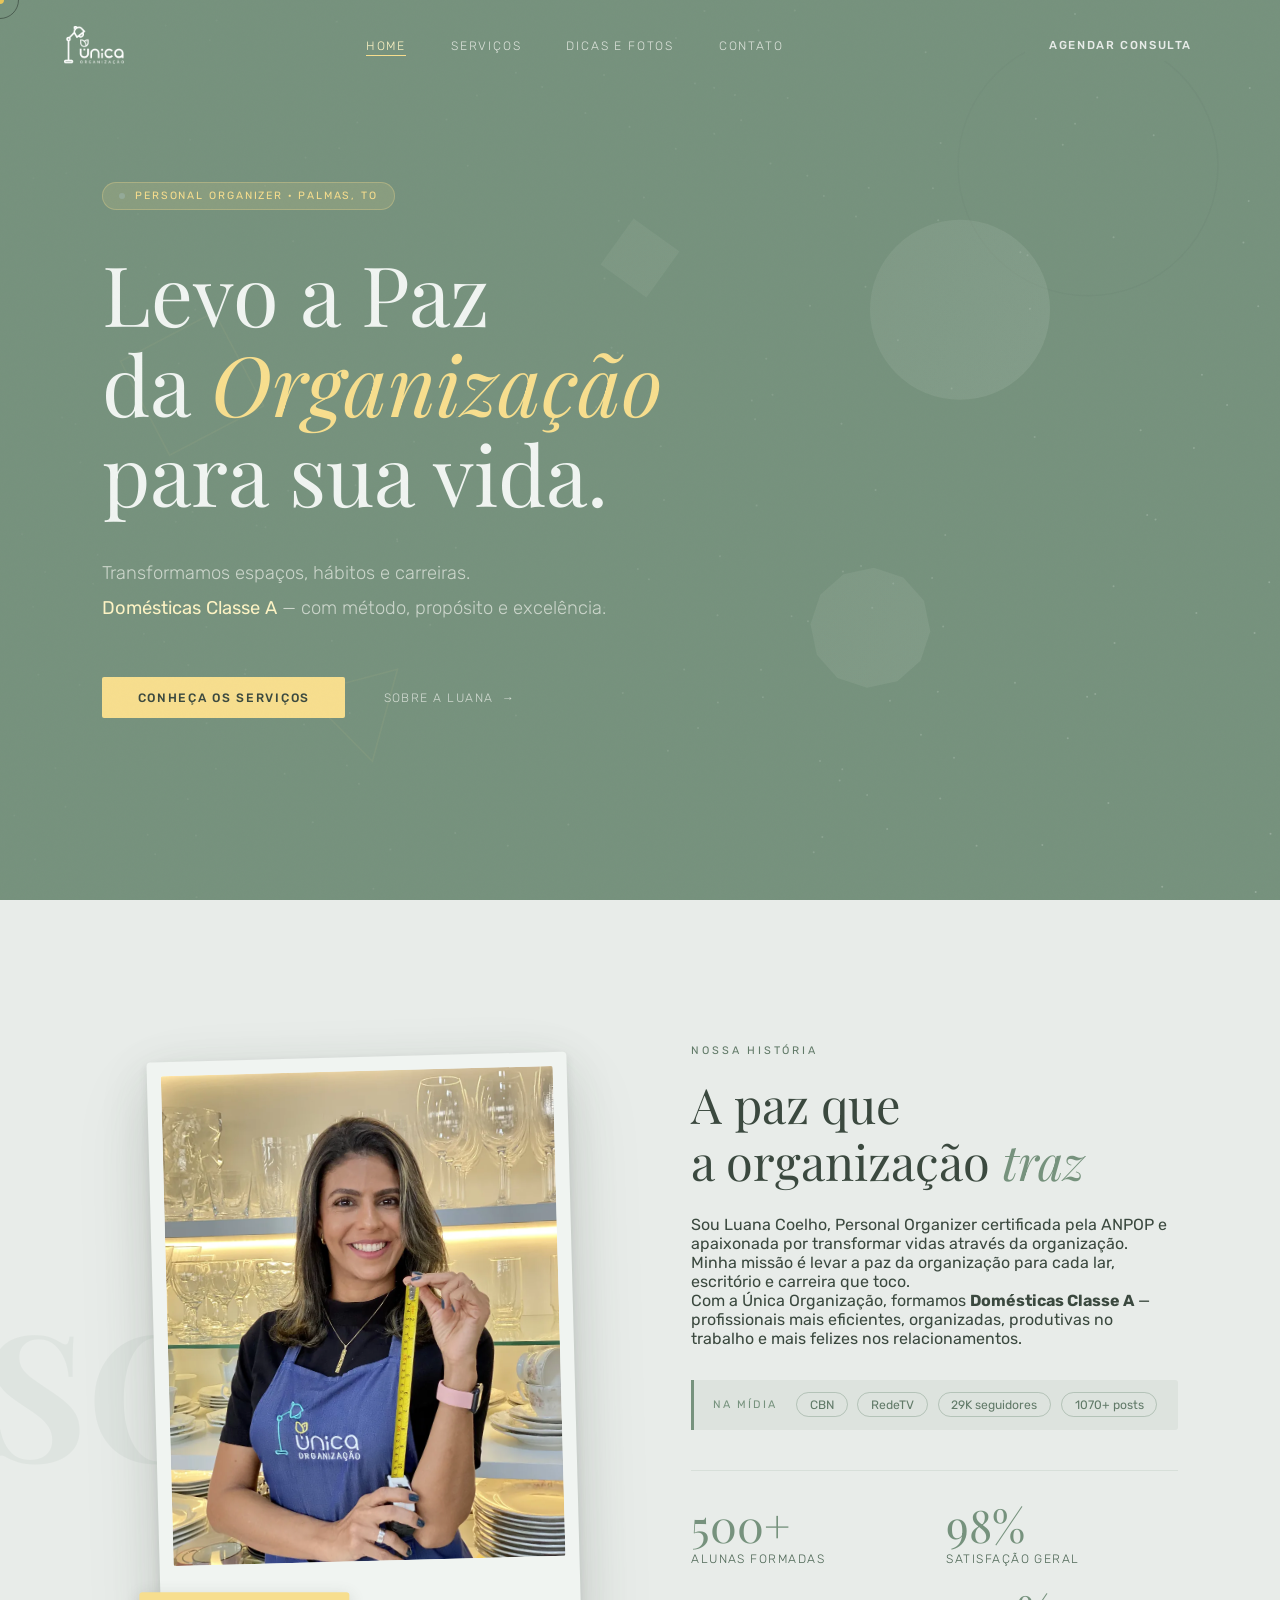
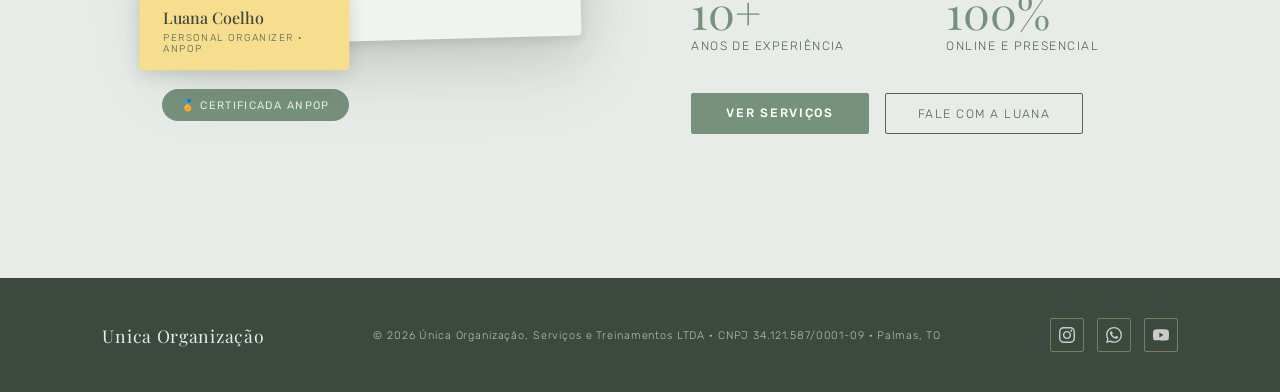
<file: index.html>
<!DOCTYPE html>
<html lang="pt-BR">

<head>
  <meta charset="UTF-8">
  <meta name="theme-color" content="#3b493f" media="(prefers-color-scheme: dark)">
  <meta name="theme-color" content="#76927d" media="(prefers-color-scheme: light)">
  <meta name="viewport" content="width=device-width, initial-scale=1.0, viewport-fit=cover">
  <title>Única Organização | Luana Coelho — Personal Organizer em Palmas/TO</title>
  <meta name="description" content="Única Organização — Personal Organizer Luana Coelho em Palmas/TO. Treinamentos, consultoria, pós-mudança e formação de Domésticas Classe A. Certificada ANPOP.">
  <link rel="canonical" href="https://unicaorganizacao.com.br/">

  <!-- Open Graph -->
  <meta property="og:type" content="website">
  <meta property="og:locale" content="pt_BR">
  <meta property="og:site_name" content="Única Organização">
  <meta property="og:title" content="Única Organização | Personal Organizer em Palmas/TO">
  <meta property="og:description" content="Transformamos espaços, hábitos e carreiras com método, propósito e excelência. Personal Organizer certificada ANPOP.">
  <meta property="og:url" content="https://unicaorganizacao.com.br/">
  <meta property="og:image" content="https://unicaorganizacao.com.br/media/luana_picture_1.jpg">

  <!-- Twitter Card -->
  <meta name="twitter:card" content="summary_large_image">
  <meta name="twitter:title" content="Única Organização | Personal Organizer em Palmas/TO">
  <meta name="twitter:description" content="Transformamos espaços, hábitos e carreiras com método, propósito e excelência.">
  <meta name="twitter:image" content="https://unicaorganizacao.com.br/media/luana_picture_1.jpg">

  <link rel="preconnect" href="https://fonts.googleapis.com">
  <link rel="preconnect" href="https://fonts.gstatic.com" crossorigin>
  <link
    href="https://fonts.googleapis.com/css2?family=Playfair+Display:ital,wght@0,400;0,500;0,700;1,400;1,500&family=Rubik:wght@200;300;400;500&display=swap"
    rel="stylesheet">
  <link rel="icon" type="image/png" sizes="32x32" href="media/icons/favicon-32.png">
  <link rel="icon" type="image/png" sizes="192x192" href="media/icons/favicon.png">
  <link rel="apple-touch-icon" href="media/icons/favicon.png">
  <link rel="stylesheet" href="css/style.css">

  <!-- Structured Data: LocalBusiness -->
  <script type="application/ld+json">
  {
    "@context": "https://schema.org",
    "@type": "LocalBusiness",
    "name": "Única Organização",
    "alternateName": "Única Organização, Serviços e Treinamentos LTDA",
    "description": "Personal Organizer em Palmas/TO. Treinamentos, consultoria de organização, pós-mudança e formação de Domésticas Classe A.",
    "url": "https://unicaorganizacao.com.br/",
    "telephone": "+5563981117530",
    "image": "https://unicaorganizacao.com.br/media/luana_picture_1.jpg",
    "logo": "https://unicaorganizacao.com.br/media/icons/logo.png",
    "priceRange": "$$",
    "founder": {
      "@type": "Person",
      "name": "Luana Coelho",
      "jobTitle": "Personal Organizer",
      "hasCredential": "Certificada ANPOP"
    },
    "address": {
      "@type": "PostalAddress",
      "addressLocality": "Palmas",
      "addressRegion": "TO",
      "addressCountry": "BR"
    },
    "areaServed": [
      { "@type": "City", "name": "Palmas" },
      { "@type": "State", "name": "Tocantins" },
      { "@type": "Country", "name": "Brasil" }
    ],
    "sameAs": [
      "https://www.instagram.com/unicaorganizacao/",
      "https://www.youtube.com/@unicaorganizacao6285"
    ]
  }
  </script>
  <link rel="stylesheet" href="css/index.css">
</head>

<body>
  <!-- Preenche a safe-area acima da câmera/notch no iPhone -->
  <div id="safe-top" aria-hidden="true"></div>

  <div class="cur" id="cDot">
    <div class="cur-dot"></div>
  </div>
  <div class="cur" id="cRing">
    <div class="cur-ring"></div>
  </div>

  <div class="mob-menu" id="mobMenu">
    <button class="mob-close" type="button" aria-label="Fechar menu">✕</button>
    <a href="index.html" class="active">Home</a>
    <a href="servicos.html">Serviços</a>
    <a href="dicas.html">Dicas e Fotos</a>
    <a href="contato.html">Contato</a>
  </div>

  <nav id="nav">
    <a href="index.html" class="nav-logo">
      <img src="media/icons/logo.png" alt="Única Organização" class="nav-logo-img" width="600" height="379" decoding="async">
    </a>
    <ul class="nav-links">
      <li><a href="index.html" class="active">Home</a></li>
      <li><a href="servicos.html">Serviços</a></li>
      <li><a href="dicas.html">Dicas e Fotos</a></li>
      <li><a href="contato.html">Contato</a></li>
    </ul>
    <a href="contato.html" class="nav-cta">Agendar Consulta</a>
    <div class="hamburger" role="button" tabindex="0" aria-label="Abrir menu"><span></span><span></span><span></span></div>
  </nav>

  <section id="hero">
    <canvas id="hero-canvas"></canvas>
    <div class="hero-overlay"></div>
    <div class="hero-content">
      <div class="hero-tag">
        <div class="dot"></div>
        <span>Personal Organizer · Palmas, TO</span>
      </div>
      <h1 class="hero-h1">Levo a Paz<br>da <em>Organização</em><br>para sua vida.</h1>
      <p class="hero-slogan">Transformamos espaços, hábitos e carreiras.<br><strong>Domésticas Classe A</strong> — com
        método, propósito e excelência.</p>
      <div class="hero-btns">
        <a href="servicos.html" class="btn-y">Conheça os Serviços</a>
        <a href="#sobre" class="btn-outline-light">Sobre a Luana</a>
      </div>
    </div>
  </section>

  <section id="sobre">
    <div class="sobre-bg-text">SOBRE</div>
    <div class="sobre-visual rvl">
      <div class="sobre-canvas-wrap">
        <div class="sobre-foto-inner">
          <picture>
            <source srcset="media/luana_picture_1.webp" type="image/webp">
            <img src="media/luana_picture_1.jpg" alt="Luana Coelho — Personal Organizer" class="sobre-foto" width="900" height="1200" loading="lazy" decoding="async">
          </picture>
        </div>
        <div class="sobre-luana-badge">
          <div class="name">Luana Coelho</div>
          <div class="title">Personal Organizer · ANPOP</div>
        </div>
      </div>
      <div class="sobre-anpop"><span>🏅 Certificada ANPOP</span></div>
    </div>
    <div class="rvr">
      <span class="eyebrow">Nossa história</span>
      <h2 class="sec-title">A paz que<br>a organização <em>traz</em></h2>
      <p>Sou Luana Coelho, Personal Organizer certificada pela ANPOP e apaixonada por transformar vidas através da
        organização. Minha missão é levar a paz da organização para cada lar, escritório e carreira que toco.</p>
      <p>Com a Única Organização, formamos <strong>Domésticas Classe A</strong> — profissionais mais eficientes,
        organizadas, produtivas no trabalho e mais felizes nos relacionamentos.</p>
      <div class="midia-strip">
        <span class="label">Na mídia</span>
        <div class="tags">
          <span class="midia-tag">CBN</span>
          <span class="midia-tag">RedeTV</span>
          <span class="midia-tag">29K seguidores</span>
          <span class="midia-tag">1070+ posts</span>
        </div>
      </div>
      <div class="sobre-stats">
        <div class="stat">
          <div class="n">500+</div>
          <div class="l">Alunas formadas</div>
        </div>
        <div class="stat">
          <div class="n">98%</div>
          <div class="l">Satisfação Geral</div>
        </div>
        <div class="stat">
          <div class="n">10+</div>
          <div class="l">Anos de experiência</div>
        </div>
        <div class="stat">
          <div class="n">100%</div>
          <div class="l">Online e Presencial</div>
        </div>
      </div>
      <div class="sobre-cta">
        <a href="servicos.html" class="btn-sage">Ver Serviços</a>
        <a href="contato.html" class="btn-outline-sage">Fale com a Luana</a>
      </div>
    </div>
  </section>

  <footer>
    <div class="foot-logo">Unica Organização</div>
    <p>© 2026 Única Organização, Serviços e Treinamentos LTDA · CNPJ 34.121.587/0001-09 · Palmas, TO</p>
    <div class="foot-social">
      <a href="https://www.instagram.com/unicaorganizacao/" target="_blank" aria-label="Instagram">
        <svg viewBox="0 0 24 24">
          <path
            d="M12 2.163c3.204 0 3.584.012 4.85.07 3.252.148 4.771 1.691 4.919 4.919.058 1.265.069 1.645.069 4.849 0 3.205-.012 3.584-.069 4.849-.149 3.225-1.664 4.771-4.919 4.919-1.266.058-1.644.07-4.85.07-3.204 0-3.584-.012-4.849-.07-3.26-.149-4.771-1.699-4.919-4.92-.058-1.265-.07-1.644-.07-4.849 0-3.204.013-3.583.07-4.849.149-3.227 1.664-4.771 4.919-4.919 1.266-.057 1.645-.069 4.849-.069zm0-2.163c-3.259 0-3.667.014-4.947.072-4.358.2-6.78 2.618-6.98 6.98-.059 1.281-.073 1.689-.073 4.948 0 3.259.014 3.668.072 4.948.2 4.358 2.618 6.78 6.98 6.98 1.281.058 1.689.072 4.948.072 3.259 0 3.668-.014 4.948-.072 4.354-.2 6.782-2.618 6.979-6.98.059-1.28.073-1.689.073-4.948 0-3.259-.014-3.667-.072-4.947-.196-4.354-2.617-6.78-6.979-6.98-1.281-.059-1.69-.073-4.949-.073zm0 5.838c-3.403 0-6.162 2.759-6.162 6.162s2.759 6.163 6.162 6.163 6.162-2.759 6.162-6.163c0-3.403-2.759-6.162-6.162-6.162zm0 10.162c-2.209 0-4-1.79-4-4 0-2.209 1.791-4 4-4s4 1.791 4 4c0 2.21-1.791 4-4 4zm6.406-11.845c-.796 0-1.441.645-1.441 1.44s.645 1.44 1.441 1.44c.795 0 1.439-.645 1.439-1.44s-.644-1.44-1.439-1.44z" />
        </svg>
      </a>
      <a href="https://wa.me/5563981117530" aria-label="WhatsApp">
        <svg viewBox="0 0 24 24">
          <path
            d="M17.472 14.382c-.297-.149-1.758-.867-2.03-.967-.273-.099-.471-.148-.67.15-.197.297-.767.966-.94 1.164-.173.199-.347.223-.644.075-.297-.15-1.255-.463-2.39-1.475-.883-.788-1.48-1.761-1.653-2.059-.173-.297-.018-.458.13-.606.134-.133.298-.347.446-.52.149-.174.198-.298.298-.497.099-.198.05-.371-.025-.52-.075-.149-.669-1.612-.916-2.207-.242-.579-.487-.5-.669-.51-.173-.008-.371-.01-.57-.01-.198 0-.52.074-.792.372-.272.297-1.04 1.016-1.04 2.479 0 1.462 1.065 2.875 1.213 3.074.149.198 2.096 3.2 5.077 4.487.709.306 1.262.489 1.694.625.712.227 1.36.195 1.871.118.571-.085 1.758-.719 2.006-1.413.248-.694.248-1.289.173-1.413-.074-.124-.272-.198-.57-.347m-5.421 7.403h-.004a9.87 9.87 0 01-5.031-1.378l-.361-.214-3.741.982.998-3.648-.235-.374a9.86 9.86 0 01-1.51-5.26c.001-5.45 4.436-9.884 9.888-9.884 2.64 0 5.122 1.03 6.988 2.898a9.825 9.825 0 012.893 6.994c-.003 5.45-4.435 9.884-9.885 9.884m8.413-18.297A11.815 11.815 0 0012.05 0C5.495 0 .16 5.335.157 11.892c0 2.096.547 4.142 1.588 5.945L.057 24l6.305-1.654a11.882 11.882 0 005.683 1.448h.005c6.554 0 11.89-5.335 11.893-11.893a11.821 11.821 0 00-3.48-8.413z" />
        </svg>
      </a>
      <a href="https://www.youtube.com/@unicaorganizacao6285" target="_blank" aria-label="YouTube">
        <svg viewBox="0 0 24 24">
          <path
            d="M23.498 6.186a3.016 3.016 0 0 0-2.122-2.136C19.505 3.545 12 3.545 12 3.545s-7.505 0-9.377.505A3.017 3.017 0 0 0 .502 6.186C0 8.07 0 12 0 12s0 3.93.502 5.814a3.016 3.016 0 0 0 2.122 2.136c1.871.505 9.376.505 9.376.505s7.505 0 9.377-.505a3.015 3.015 0 0 0 2.122-2.136C24 15.93 24 12 24 12s0-3.93-.502-5.814zM9.545 15.568V8.432L15.818 12l-6.273 3.568z" />
        </svg>
      </a>
    </div>
  </footer>

  <script src="js/main.js" defer></script>
  <script src="js/hero.js" defer></script>
</body>

</html>
</file>
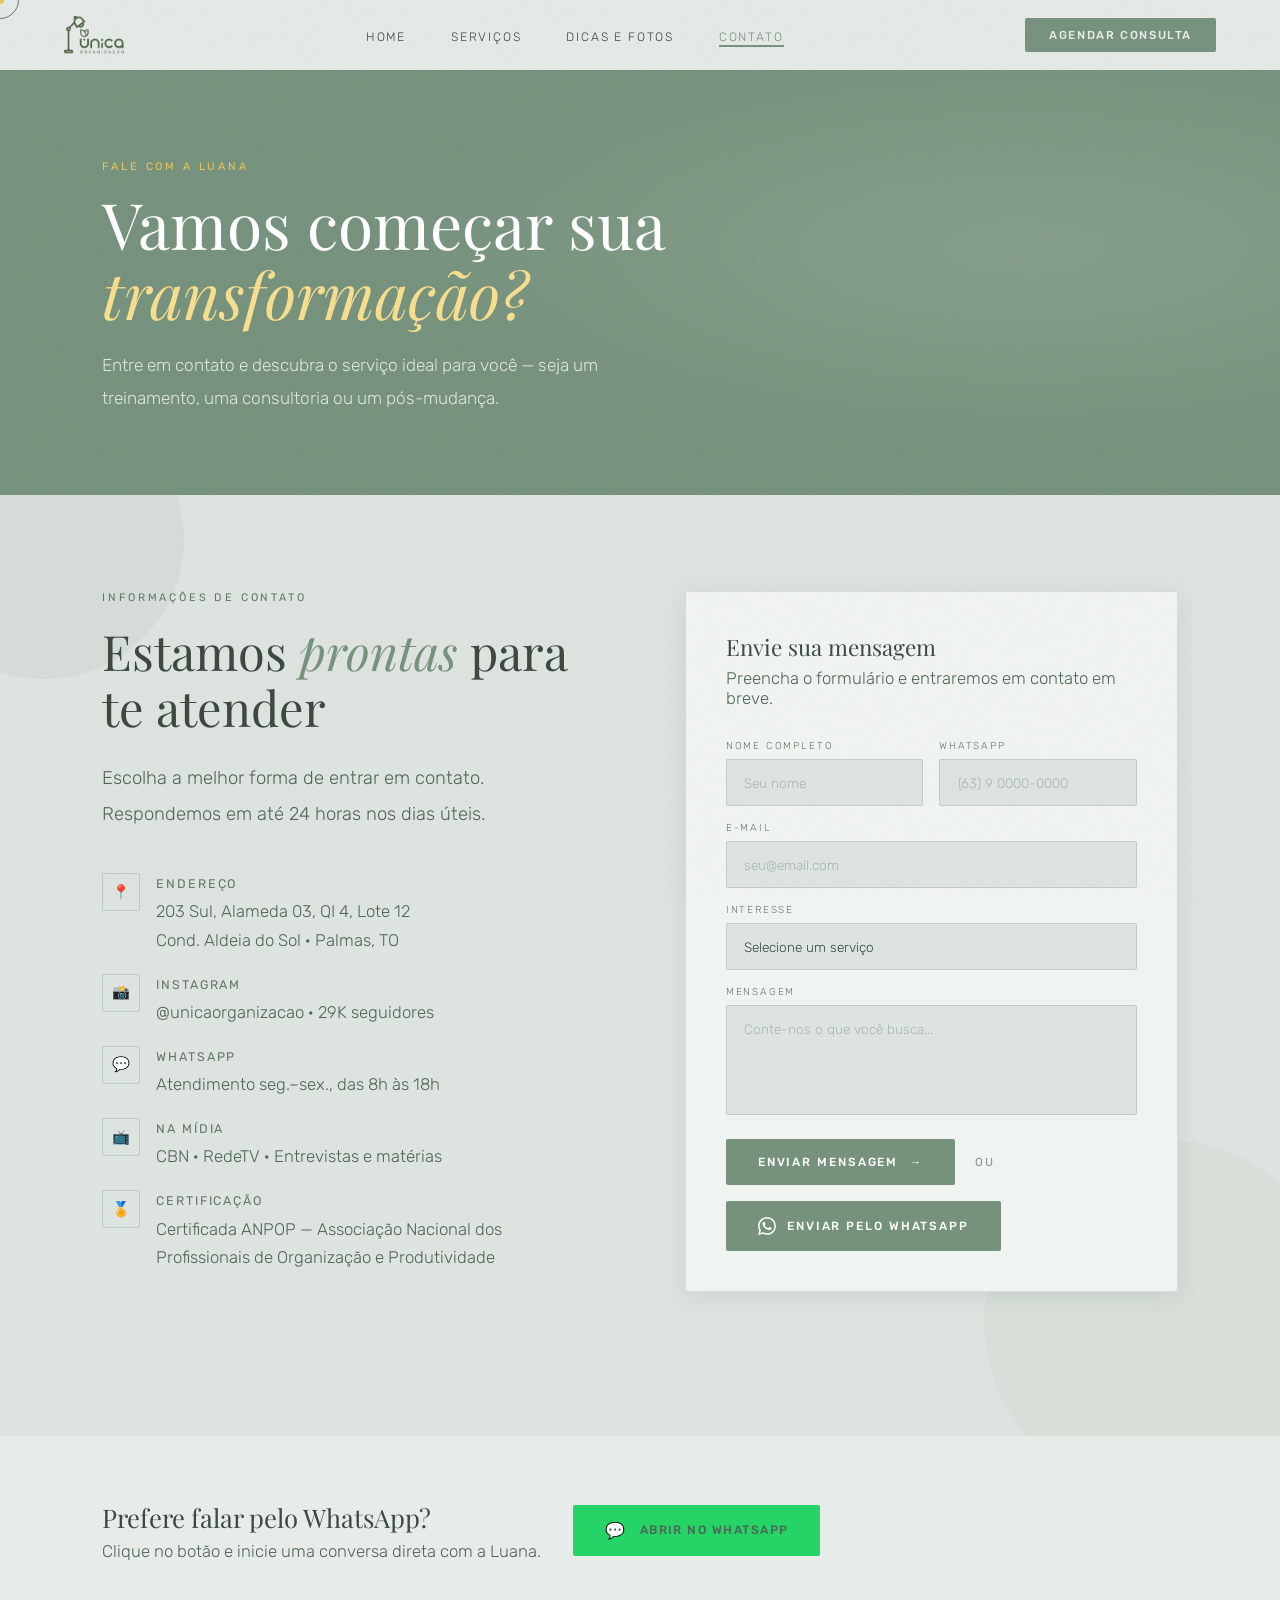
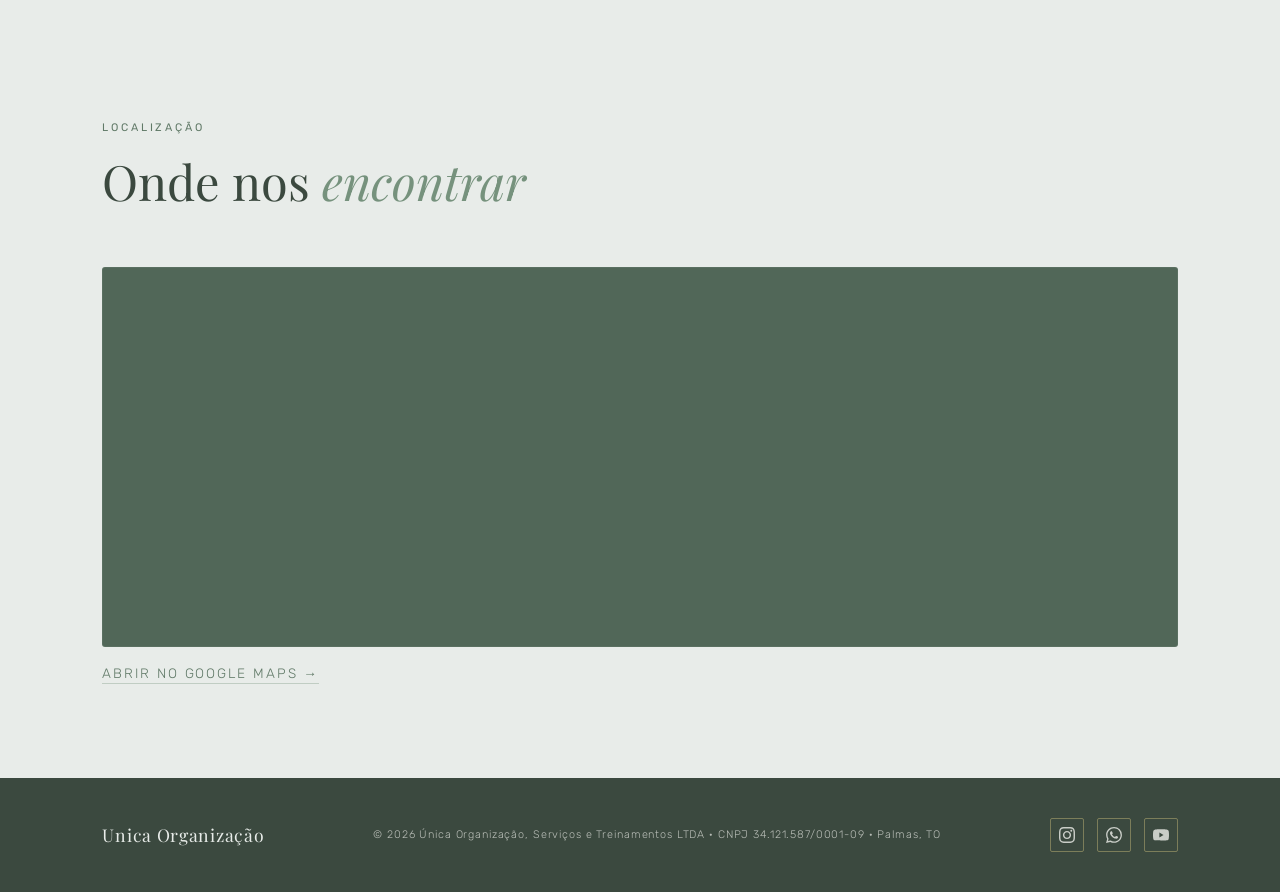
<file: contato.html>
<!DOCTYPE html>
<html lang="pt-BR">

<head>
  <meta charset="UTF-8">
  <meta name="theme-color" content="#3b493f" media="(prefers-color-scheme: dark)">
  <meta name="theme-color" content="#76927d" media="(prefers-color-scheme: light)">
  <meta name="viewport" content="width=device-width, initial-scale=1.0, viewport-fit=cover">
  <title>Contato | Única Organização — Agende sua Consulta</title>
  <meta name="description" content="Entre em contato com a Única Organização. WhatsApp, formulário e endereço em Palmas/TO. Agende sua consulta com a Luana Coelho.">
  <link rel="canonical" href="https://unicaorganizacao.com.br/contato.html">

  <!-- Open Graph -->
  <meta property="og:type" content="website">
  <meta property="og:locale" content="pt_BR">
  <meta property="og:site_name" content="Única Organização">
  <meta property="og:title" content="Contato | Única Organização">
  <meta property="og:description" content="Fale com a Luana Coelho pelo WhatsApp ou pelo formulário. Personal Organizer em Palmas/TO.">
  <meta property="og:url" content="https://unicaorganizacao.com.br/contato.html">
  <meta property="og:image" content="https://unicaorganizacao.com.br/media/luana_picture_1.jpg">

  <!-- Twitter Card -->
  <meta name="twitter:card" content="summary_large_image">
  <meta name="twitter:title" content="Contato | Única Organização">
  <meta name="twitter:description" content="Fale com a Luana Coelho pelo WhatsApp ou pelo formulário. Personal Organizer em Palmas/TO.">
  <meta name="twitter:image" content="https://unicaorganizacao.com.br/media/luana_picture_1.jpg">

  <link rel="preconnect" href="https://fonts.googleapis.com">
  <link rel="preconnect" href="https://fonts.gstatic.com" crossorigin>
  <link
    href="https://fonts.googleapis.com/css2?family=Playfair+Display:ital,wght@0,400;0,500;0,700;1,400;1,500&family=Rubik:wght@200;300;400;500&display=swap"
    rel="stylesheet">
  <link rel="icon" type="image/png" sizes="32x32" href="media/icons/favicon-32.png">
  <link rel="icon" type="image/png" sizes="192x192" href="media/icons/favicon.png">
  <link rel="apple-touch-icon" href="media/icons/favicon.png">
  <link rel="stylesheet" href="css/style.css">
  <link rel="stylesheet" href="css/contato.css">
</head>

<body>
  <!-- Preenche a safe-area acima da câmera/notch no iPhone -->
  <div id="safe-top" aria-hidden="true"></div>

  <div class="cur" id="cDot">
    <div class="cur-dot"></div>
  </div>
  <div class="cur" id="cRing">
    <div class="cur-ring"></div>
  </div>

  <div class="mob-menu" id="mobMenu">
    <button class="mob-close" type="button" aria-label="Fechar menu">✕</button>
    <a href="index.html">Home</a>
    <a href="servicos.html">Serviços</a>
    <a href="dicas.html">Dicas e Fotos</a>
    <a href="contato.html" class="active">Contato</a>
  </div>

  <nav id="nav" class="solid">
    <a href="index.html" class="nav-logo">
      <img src="media/icons/logo.png" alt="Única Organização" class="nav-logo-img" width="600" height="379" decoding="async">
    </a>
    <ul class="nav-links">
      <li><a href="index.html">Home</a></li>
      <li><a href="servicos.html">Serviços</a></li>
      <li><a href="dicas.html">Dicas e Fotos</a></li>
      <li><a href="contato.html" class="active">Contato</a></li>
    </ul>
    <a href="contato.html" class="nav-cta">Agendar Consulta</a>
    <div class="hamburger" role="button" tabindex="0" aria-label="Abrir menu"><span></span><span></span><span></span></div>
  </nav>

  <!-- PAGE HERO -->
  <div class="page-hero">
    <div class="page-hero-content">
      <span class="eyebrow">Fale com a Luana</span>
      <h1>Vamos começar sua <em>transformação?</em></h1>
      <p>Entre em contato e descubra o serviço ideal para você — seja um treinamento, uma consultoria ou um pós-mudança.
      </p>
    </div>
  </div>

  <!-- CONTATO FORM -->
  <section id="contato">
    <div class="contato-inner">
      <div class="contato-left rvl">
        <span class="eyebrow">Informações de contato</span>
        <h2 class="sec-title">Estamos <em>prontas</em> para te atender</h2>
        <p>Escolha a melhor forma de entrar em contato. Respondemos em até 24 horas nos dias úteis.</p>
        <div class="c-info">
          <div class="c-item">
            <div class="c-ico">📍</div>
            <div class="c-txt">
              <strong>Endereço</strong>
              203 Sul, Alameda 03, QI 4, Lote 12<br>
              Cond. Aldeia do Sol · Palmas, TO
            </div>
          </div>
          <div class="c-item">
            <div class="c-ico">📸</div>
            <div class="c-txt">
              <strong>Instagram</strong>
              <a href="https://www.instagram.com/unicaorganizacao/" target="_blank">@unicaorganizacao</a> · 29K
              seguidores
            </div>
          </div>
          <div class="c-item">
            <div class="c-ico">💬</div>
            <div class="c-txt">
              <strong>WhatsApp</strong>
              Atendimento seg.–sex., das 8h às 18h
            </div>
          </div>
          <div class="c-item">
            <div class="c-ico">📺</div>
            <div class="c-txt">
              <strong>Na mídia</strong>
              CBN · RedeTV · Entrevistas e matérias
            </div>
          </div>
          <div class="c-item">
            <div class="c-ico">🏅</div>
            <div class="c-txt">
              <strong>Certificação</strong>
              Certificada ANPOP — Associação Nacional dos Profissionais de Organização e Produtividade
            </div>
          </div>
        </div>
      </div>
      <div class="rvr">
        <div class="form-wrap">
          <h3>Envie sua mensagem</h3>
          <p>Preencha o formulário e entraremos em contato em breve.</p>
          <form class="form" id="contactForm" action="https://api.web3forms.com/submit" method="POST" novalidate>
            <!-- Web3Forms: gere sua chave grátis em https://web3forms.com (sem cadastro, recebe a chave por e-mail) -->
            <input type="hidden" name="access_key" value="COLE-SUA-ACCESS-KEY-AQUI">
            <input type="hidden" name="subject" value="Novo contato pelo site — Única Organização">
            <input type="hidden" name="from_name" value="Site Única Organização">
            <input type="hidden" name="redirect" value="false">
            <!-- Honeypot anti-spam (campo invisível que bots tendem a preencher) -->
            <input type="checkbox" name="botcheck" style="display:none" tabindex="-1" autocomplete="off">

            <div class="form-row">
              <div class="fg">
                <label for="nome">Nome completo</label>
                <input type="text" id="nome" name="nome" placeholder="Seu nome" autocomplete="name" required>
              </div>
              <div class="fg">
                <label for="whatsapp">WhatsApp</label>
                <input type="tel" id="whatsapp" name="whatsapp" placeholder="(63) 9 0000-0000" autocomplete="tel" inputmode="tel">
              </div>
            </div>
            <div class="fg">
              <label for="email">E-mail</label>
              <input type="email" id="email" name="email" placeholder="seu@email.com" autocomplete="email" required>
            </div>
            <div class="fg">
              <label for="interesse">Interesse</label>
              <select id="interesse" name="interesse" required>
                <option value="" disabled selected>Selecione um serviço</option>
                <option>Treinamento Personal Organizer</option>
                <option>Pós-Mudança</option>
                <option>Consultoria de Organização</option>
                <option>Ebooks & Materiais Digitais</option>
                <option>Mentoria Profissional</option>
                <option>Palestra ou Workshop</option>
                <option>Outro</option>
              </select>
            </div>
            <div class="fg">
              <label for="mensagem">Mensagem</label>
              <textarea id="mensagem" name="mensagem" placeholder="Conte-nos o que você busca..."></textarea>
            </div>
            <div class="form-actions">
              <button type="submit" class="btn-form">Enviar mensagem <span class="arr">→</span></button>
              <span class="form-or" aria-hidden="true">ou</span>
              <button type="button" class="btn-form btn-form-wa" id="sendWhatsApp">
                <svg viewBox="0 0 24 24" width="18" height="18" aria-hidden="true" fill="currentColor"><path d="M17.472 14.382c-.297-.149-1.758-.867-2.03-.967-.273-.099-.471-.148-.67.15-.197.297-.767.966-.94 1.164-.173.199-.347.223-.644.075-.297-.15-1.255-.463-2.39-1.475-.883-.788-1.48-1.761-1.653-2.059-.173-.297-.018-.458.13-.606.134-.133.298-.347.446-.52.149-.174.198-.298.298-.497.099-.198.05-.371-.025-.52-.075-.149-.669-1.612-.916-2.207-.242-.579-.487-.5-.669-.51-.173-.008-.371-.01-.57-.01-.198 0-.52.074-.792.372-.272.297-1.04 1.016-1.04 2.479 0 1.462 1.065 2.875 1.213 3.074.149.198 2.096 3.2 5.077 4.487.709.306 1.262.489 1.694.625.712.227 1.36.195 1.871.118.571-.085 1.758-.719 2.006-1.413.248-.694.248-1.289.173-1.413-.074-.124-.272-.198-.57-.347m-5.421 7.403h-.004a9.87 9.87 0 01-5.031-1.378l-.361-.214-3.741.982.998-3.648-.235-.374a9.86 9.86 0 01-1.51-5.26c.001-5.45 4.436-9.884 9.888-9.884 2.64 0 5.122 1.03 6.988 2.898a9.825 9.825 0 012.893 6.994c-.003 5.45-4.435 9.884-9.885 9.884m8.413-18.297A11.815 11.815 0 0012.05 0C5.495 0 .16 5.335.157 11.892c0 2.096.547 4.142 1.588 5.945L.057 24l6.305-1.654a11.882 11.882 0 005.683 1.448h.005c6.554 0 11.89-5.335 11.893-11.893a11.821 11.821 0 00-3.48-8.413z"/></svg>
                Enviar pelo WhatsApp
              </button>
            </div>
            <p class="form-status" id="formStatus" role="status" aria-live="polite" style="margin-top:1rem;font-size:.85rem;display:none"></p>
          </form>
        </div>
      </div>
    </div>
  </section>

  <!-- WHATSAPP CTA -->
  <div class="wa-cta">
    <div class="wa-cta-text">
      <h3>Prefere falar pelo WhatsApp?</h3>
      <p>Clique no botão e inicie uma conversa direta com a Luana.</p>
    </div>
    <a href="https://wa.me/5563981117530" target="_blank" class="btn-wa">
      <span class="wa-icon">💬</span> Abrir no WhatsApp
    </a>
  </div>

  <!-- MAPA -->
  <section id="mapa">
    <div class="mapa-header rv">
      <div class="mapa-info">
        <span class="eyebrow">Localização</span>
        <h2 class="sec-title">Onde nos <em>encontrar</em></h2>
      </div>
    </div>
    <div class="map-wrap rv">
      <iframe
        src="https://maps.google.com/maps?q=203+Sul+Arso+21+Alameda+03+QI+4+Lote+12+Condominio+Aldeia+do+Sol+Palmas+TO+Brasil&output=embed&z=16&hl=pt-BR"
        width="100%" height="100%" style="border:0;display:block;filter:saturate(.85) brightness(.92);"
        allowfullscreen="" loading="lazy" referrerpolicy="no-referrer-when-downgrade"
        title="Localização Única Organização — Palmas, TO">
      </iframe>
    </div>
    <div class="map-link rv">
      <a href="https://maps.google.com/?q=203+Sul+Arso+21+Alameda+03+QI+4+Lote+12+Palmas+TO" target="_blank">
        Abrir no Google Maps →
      </a>
    </div>
  </section>

  <footer>
    <div class="foot-logo">Unica Organização</div>
    <p>© 2026 Única Organização, Serviços e Treinamentos LTDA · CNPJ 34.121.587/0001-09 · Palmas, TO</p>
    <div class="foot-social">
      <a href="https://www.instagram.com/unicaorganizacao/" target="_blank" aria-label="Instagram"><svg
          viewBox="0 0 24 24">
          <path
            d="M12 2.163c3.204 0 3.584.012 4.85.07 3.252.148 4.771 1.691 4.919 4.919.058 1.265.069 1.645.069 4.849 0 3.205-.012 3.584-.069 4.849-.149 3.225-1.664 4.771-4.919 4.919-1.266.058-1.644.07-4.85.07-3.204 0-3.584-.012-4.849-.07-3.26-.149-4.771-1.699-4.919-4.92-.058-1.265-.07-1.644-.07-4.849 0-3.204.013-3.583.07-4.849.149-3.227 1.664-4.771 4.919-4.919 1.266-.057 1.645-.069 4.849-.069zm0-2.163c-3.259 0-3.667.014-4.947.072-4.358.2-6.78 2.618-6.98 6.98-.059 1.281-.073 1.689-.073 4.948 0 3.259.014 3.668.072 4.948.2 4.358 2.618 6.78 6.98 6.98 1.281.058 1.689.072 4.948.072 3.259 0 3.668-.014 4.948-.072 4.354-.2 6.782-2.618 6.979-6.98.059-1.28.073-1.689.073-4.948 0-3.259-.014-3.667-.072-4.947-.196-4.354-2.617-6.78-6.979-6.98-1.281-.059-1.69-.073-4.949-.073zm0 5.838c-3.403 0-6.162 2.759-6.162 6.162s2.759 6.163 6.162 6.163 6.162-2.759 6.162-6.163c0-3.403-2.759-6.162-6.162-6.162zm0 10.162c-2.209 0-4-1.79-4-4 0-2.209 1.791-4 4-4s4 1.791 4 4c0 2.21-1.791 4-4 4zm6.406-11.845c-.796 0-1.441.645-1.441 1.44s.645 1.44 1.441 1.44c.795 0 1.439-.645 1.439-1.44s-.644-1.44-1.439-1.44z" />
        </svg></a>
      <a href="https://wa.me/5563981117530" aria-label="WhatsApp"><svg viewBox="0 0 24 24">
          <path
            d="M17.472 14.382c-.297-.149-1.758-.867-2.03-.967-.273-.099-.471-.148-.67.15-.197.297-.767.966-.94 1.164-.173.199-.347.223-.644.075-.297-.15-1.255-.463-2.39-1.475-.883-.788-1.48-1.761-1.653-2.059-.173-.297-.018-.458.13-.606.134-.133.298-.347.446-.52.149-.174.198-.298.298-.497.099-.198.05-.371-.025-.52-.075-.149-.669-1.612-.916-2.207-.242-.579-.487-.5-.669-.51-.173-.008-.371-.01-.57-.01-.198 0-.52.074-.792.372-.272.297-1.04 1.016-1.04 2.479 0 1.462 1.065 2.875 1.213 3.074.149.198 2.096 3.2 5.077 4.487.709.306 1.262.489 1.694.625.712.227 1.36.195 1.871.118.571-.085 1.758-.719 2.006-1.413.248-.694.248-1.289.173-1.413-.074-.124-.272-.198-.57-.347m-5.421 7.403h-.004a9.87 9.87 0 01-5.031-1.378l-.361-.214-3.741.982.998-3.648-.235-.374a9.86 9.86 0 01-1.51-5.26c.001-5.45 4.436-9.884 9.888-9.884 2.64 0 5.122 1.03 6.988 2.898a9.825 9.825 0 012.893 6.994c-.003 5.45-4.435 9.884-9.885 9.884m8.413-18.297A11.815 11.815 0 0012.05 0C5.495 0 .16 5.335.157 11.892c0 2.096.547 4.142 1.588 5.945L.057 24l6.305-1.654a11.882 11.882 0 005.683 1.448h.005c6.554 0 11.89-5.335 11.893-11.893a11.821 11.821 0 00-3.48-8.413z" />
        </svg></a>
      <a href="https://www.youtube.com/@unicaorganizacao6285" target="_blank" aria-label="YouTube"><svg
          viewBox="0 0 24 24">
          <path
            d="M23.498 6.186a3.016 3.016 0 0 0-2.122-2.136C19.505 3.545 12 3.545 12 3.545s-7.505 0-9.377.505A3.017 3.017 0 0 0 .502 6.186C0 8.07 0 12 0 12s0 3.93.502 5.814a3.016 3.016 0 0 0 2.122 2.136c1.871.505 9.376.505 9.376.505s7.505 0 9.377-.505a3.015 3.015 0 0 0 2.122-2.136C24 15.93 24 12 24 12s0-3.93-.502-5.814zM9.545 15.568V8.432L15.818 12l-6.273 3.568z" />
        </svg></a>
    </div>
  </footer>

  <script src="js/main.js" defer></script>
</body>

</html>
</file>
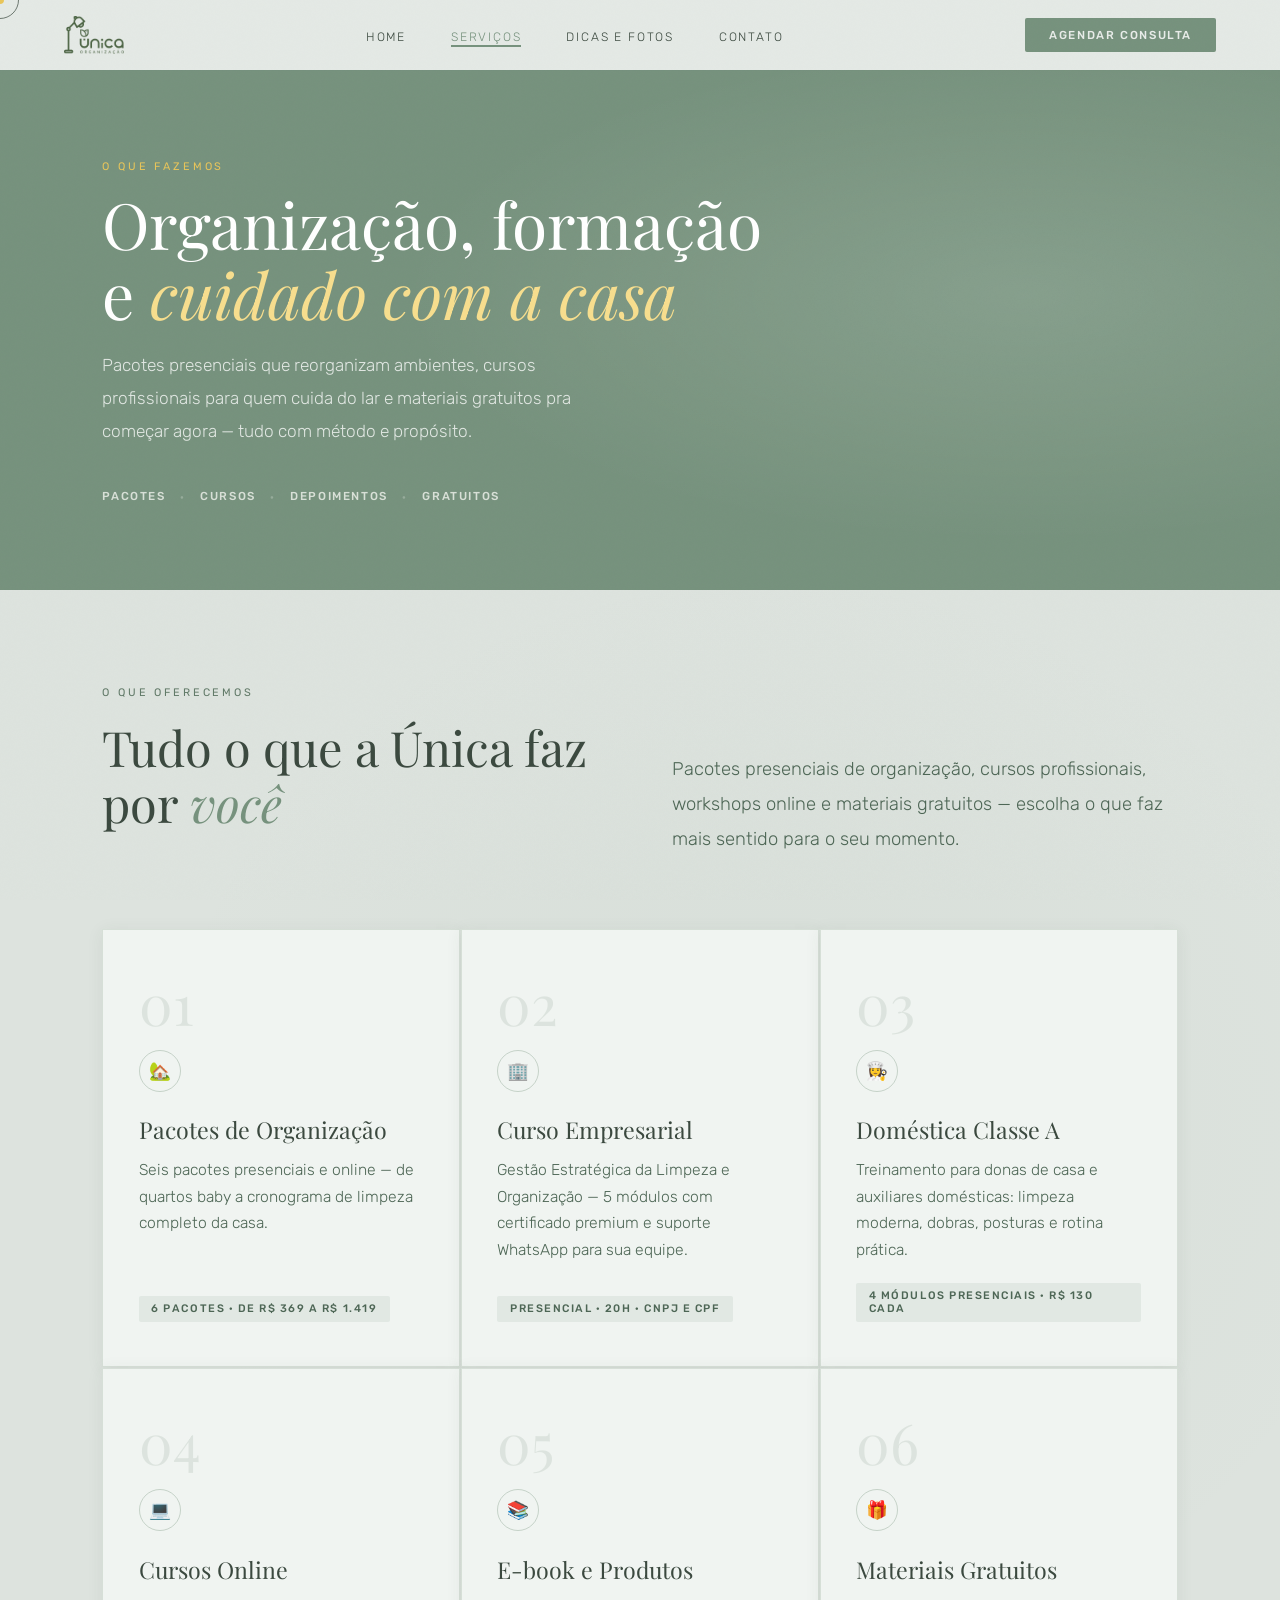
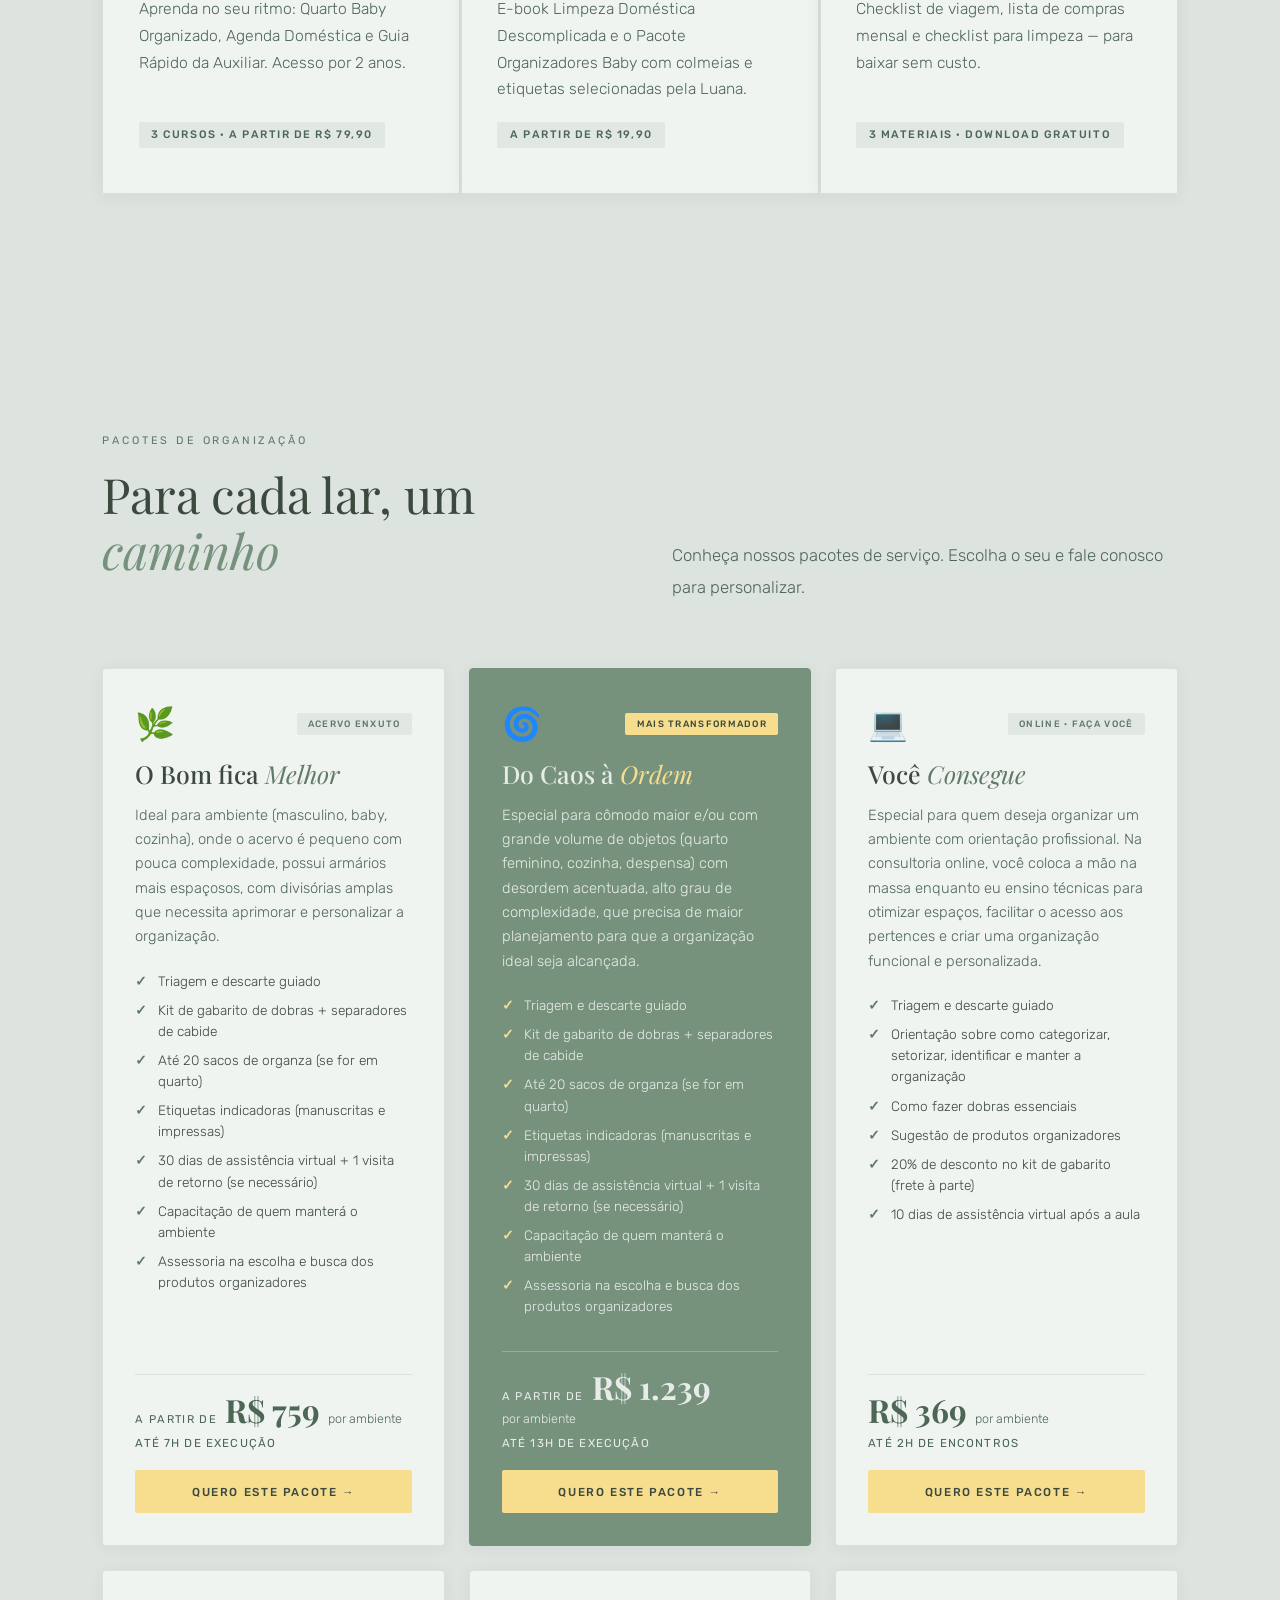
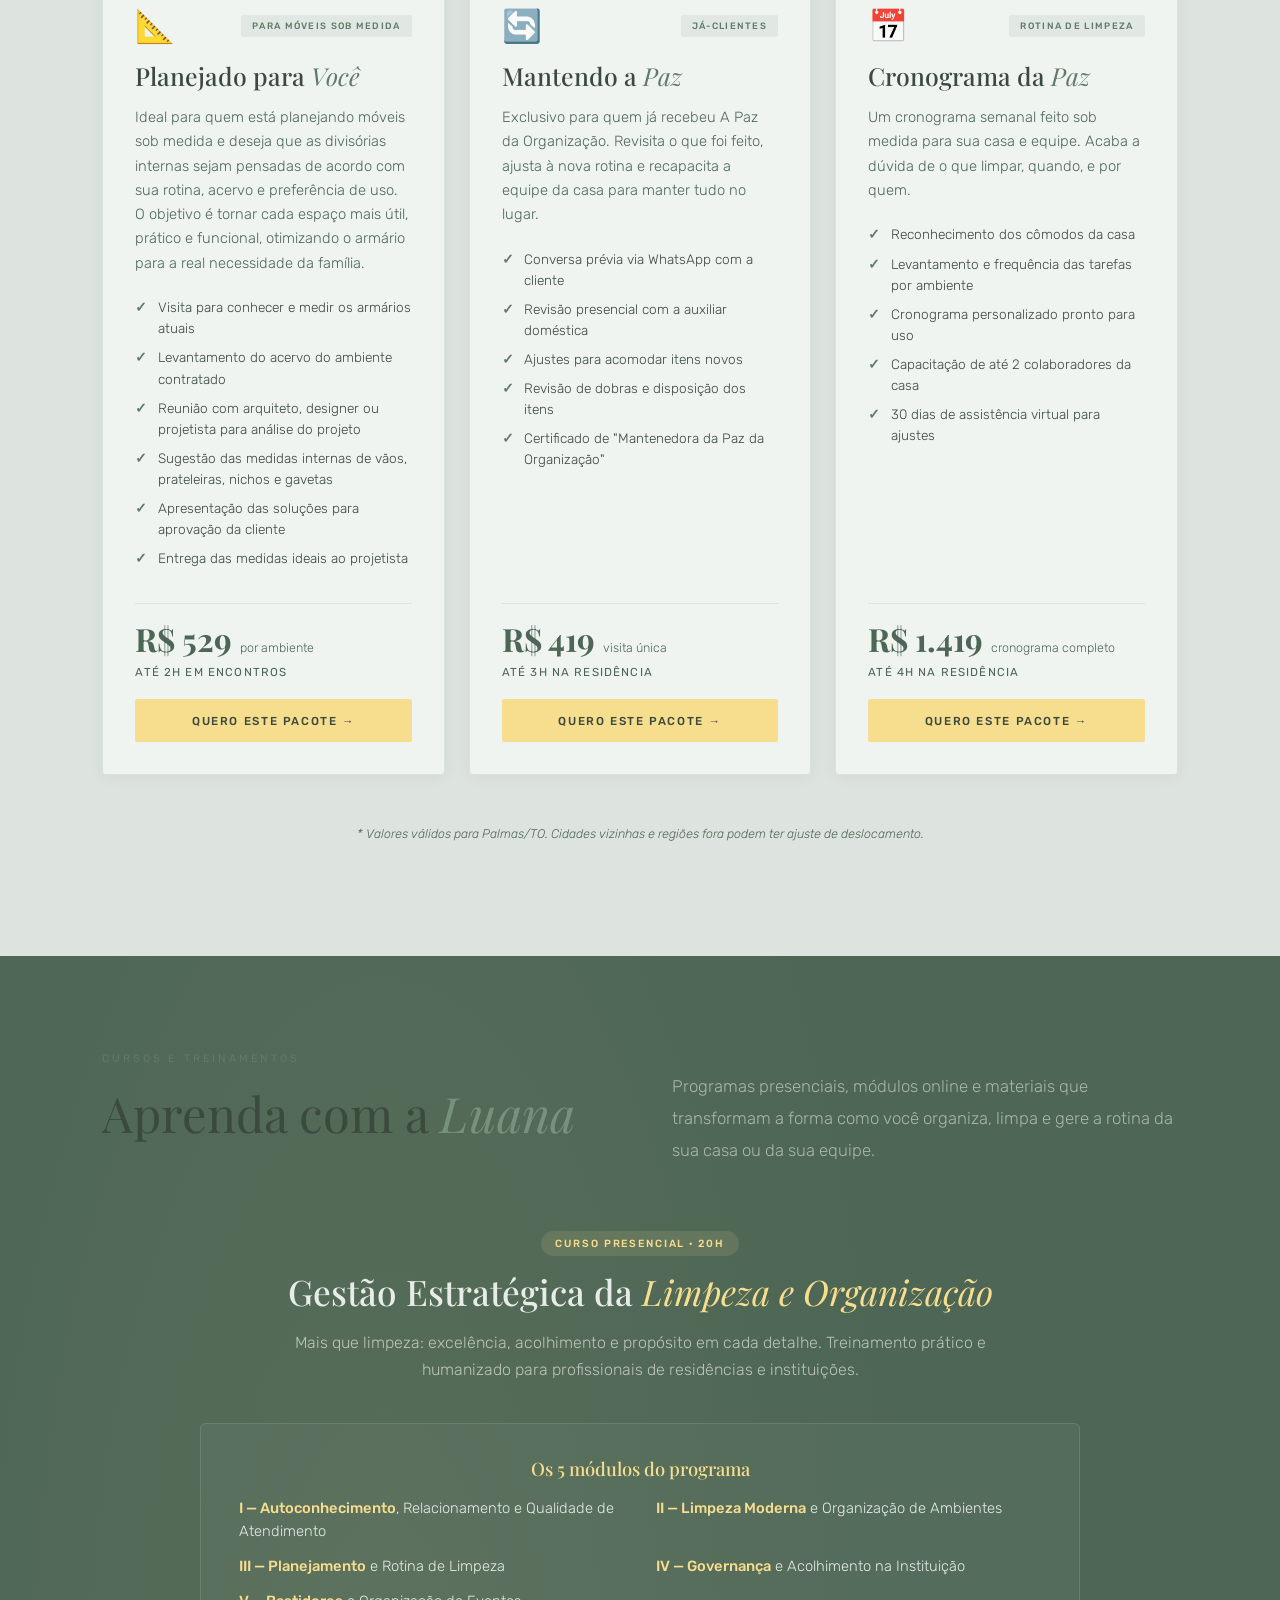
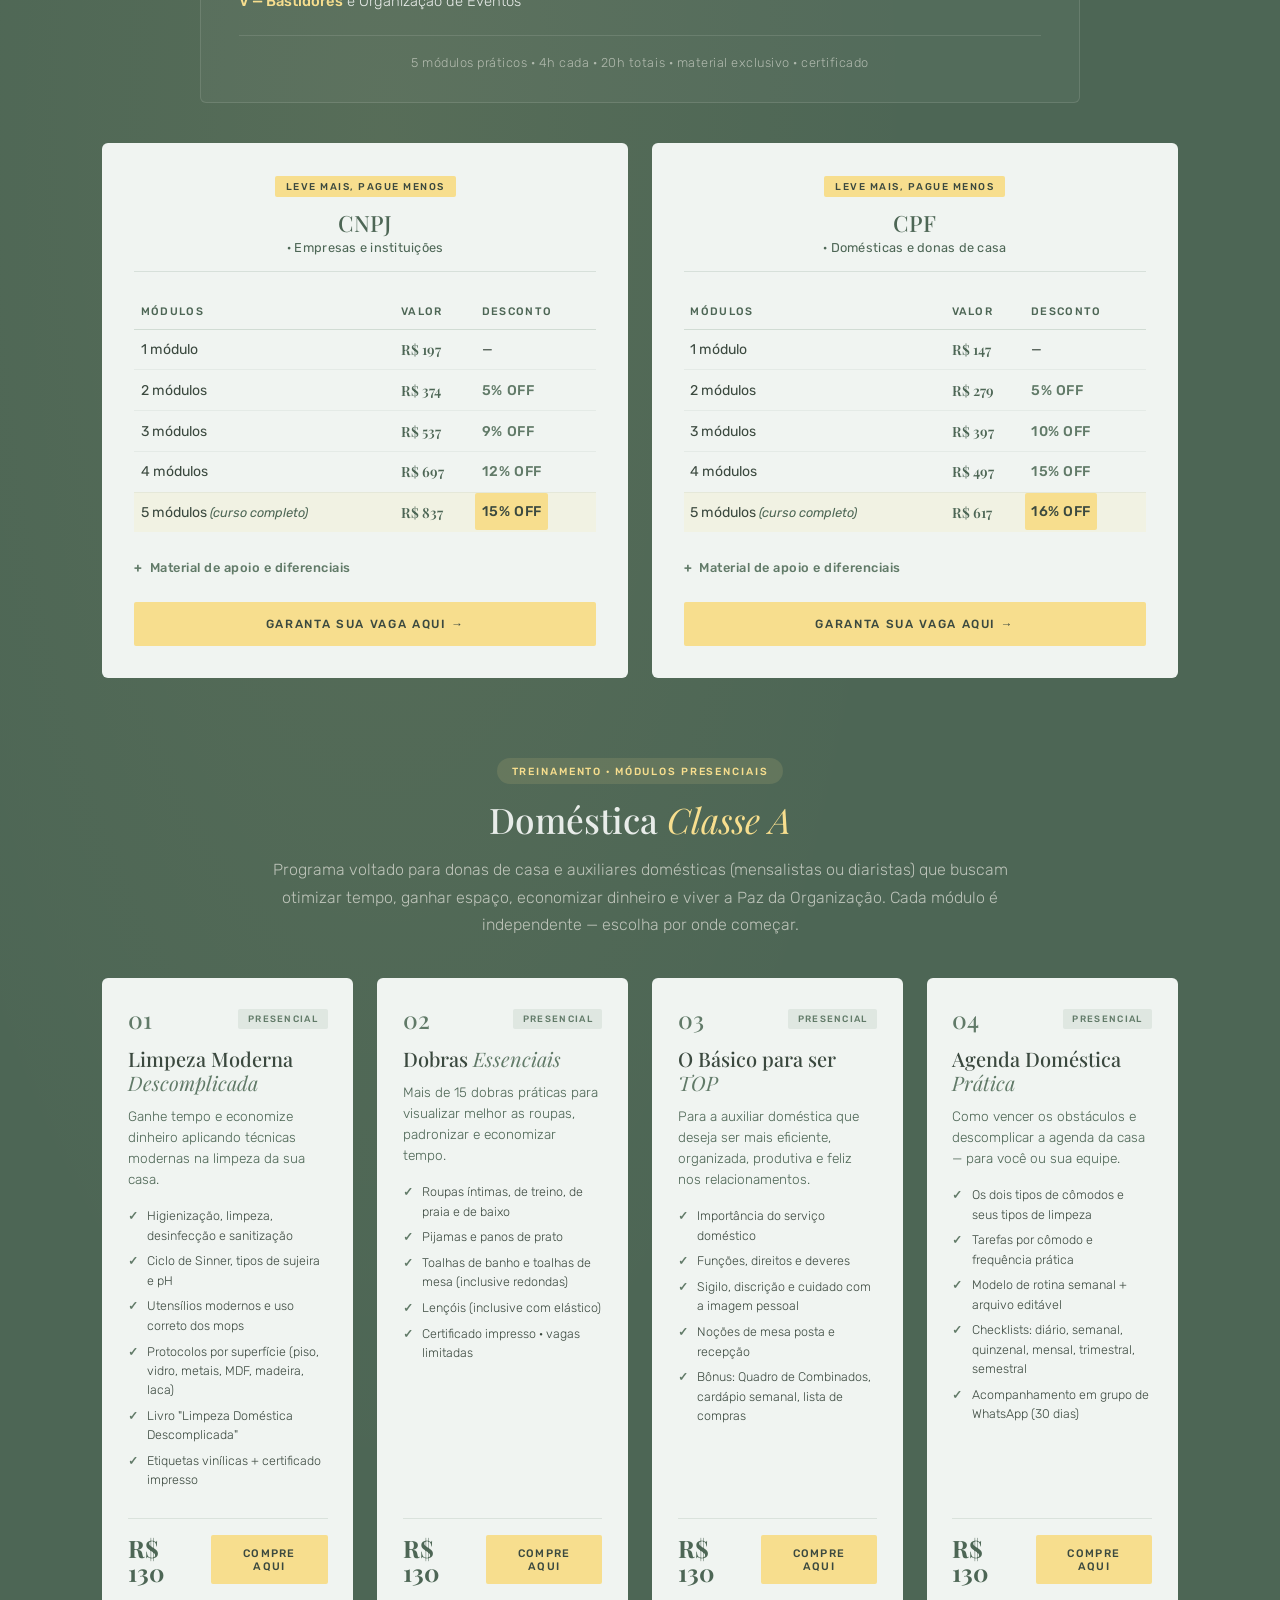
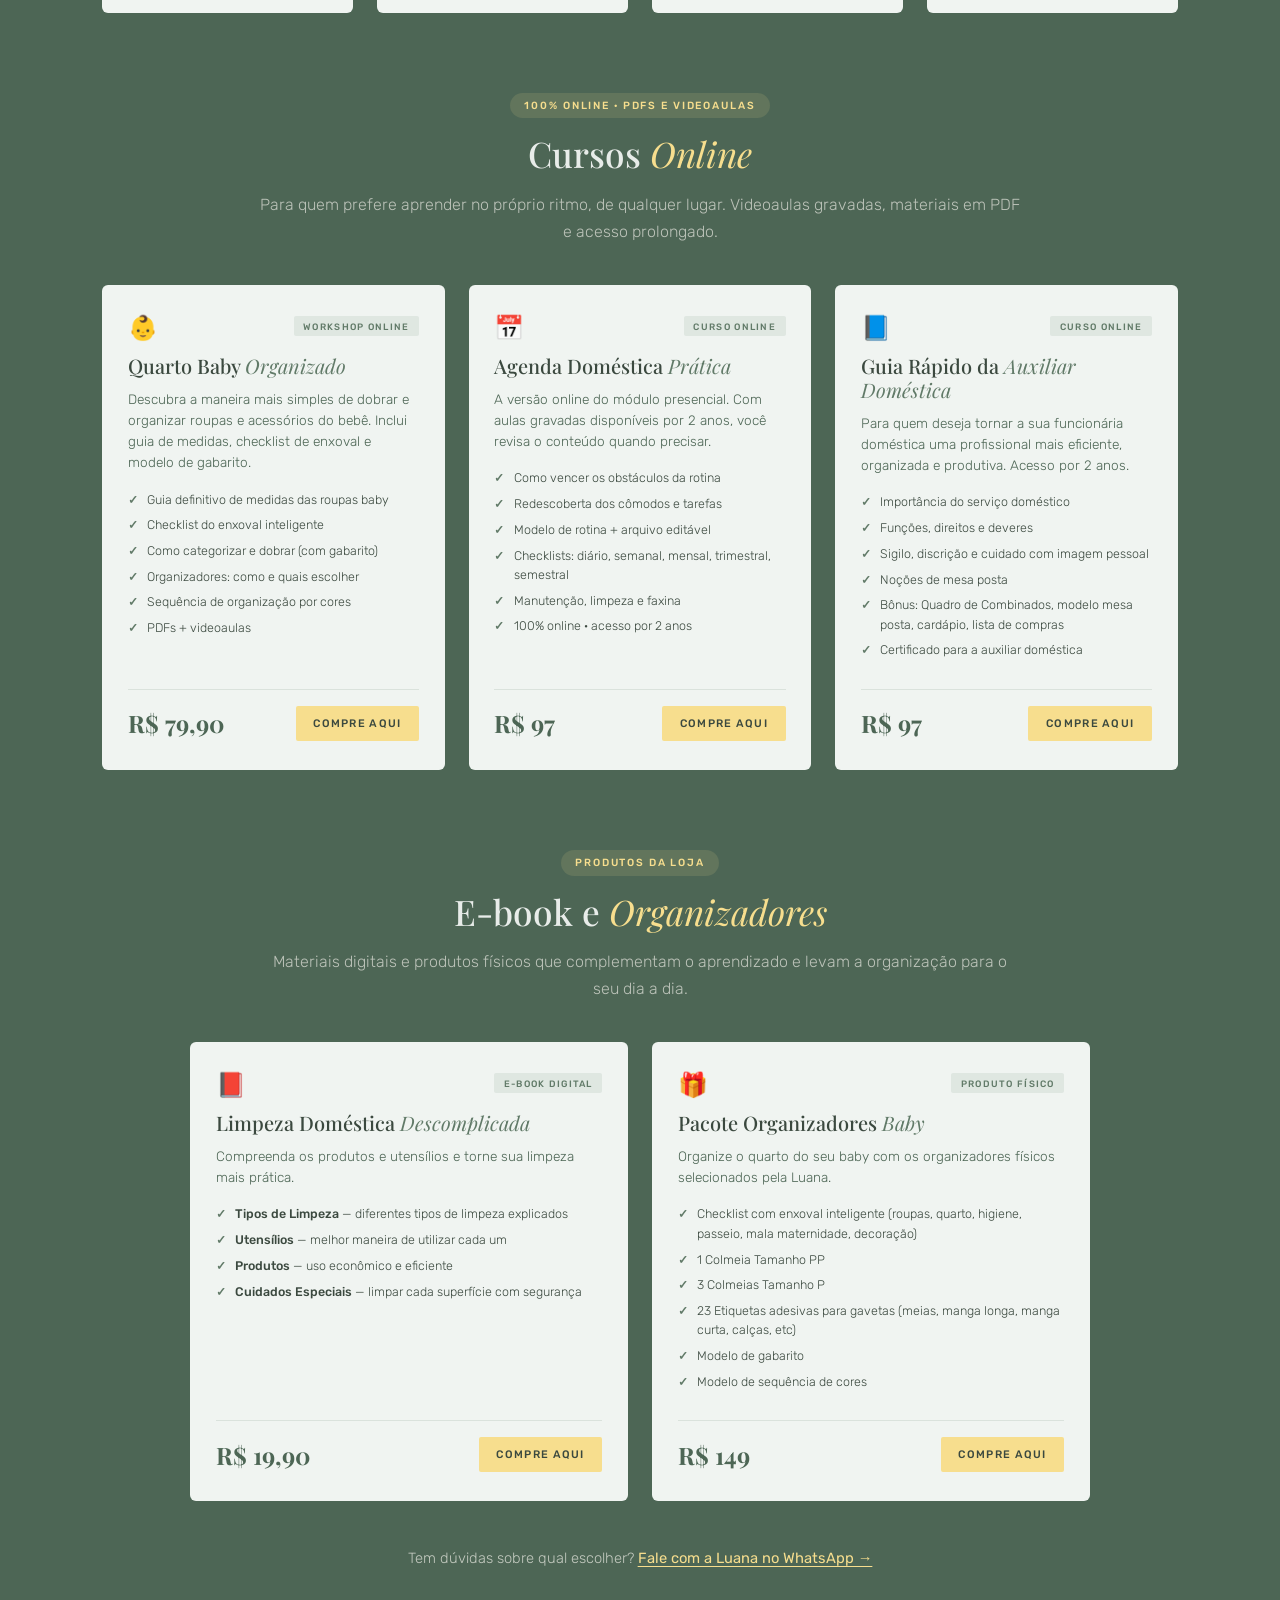
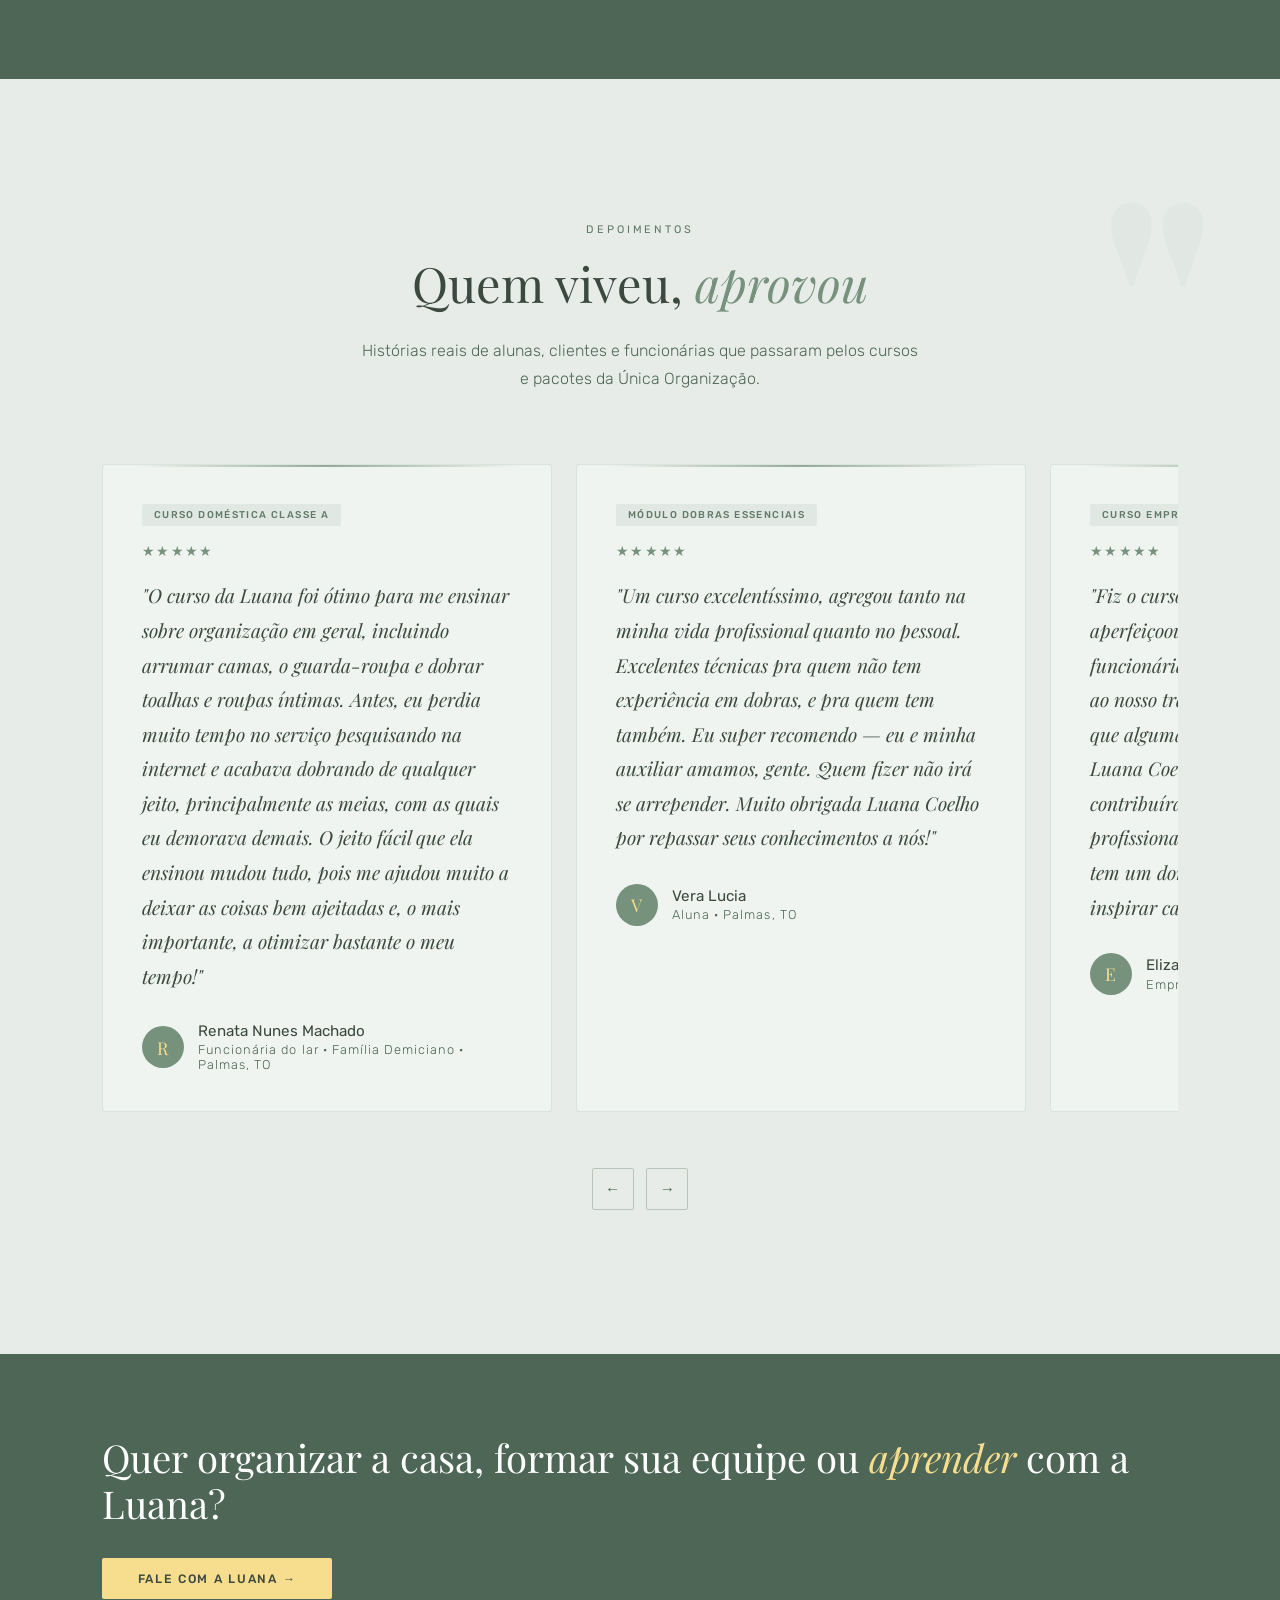
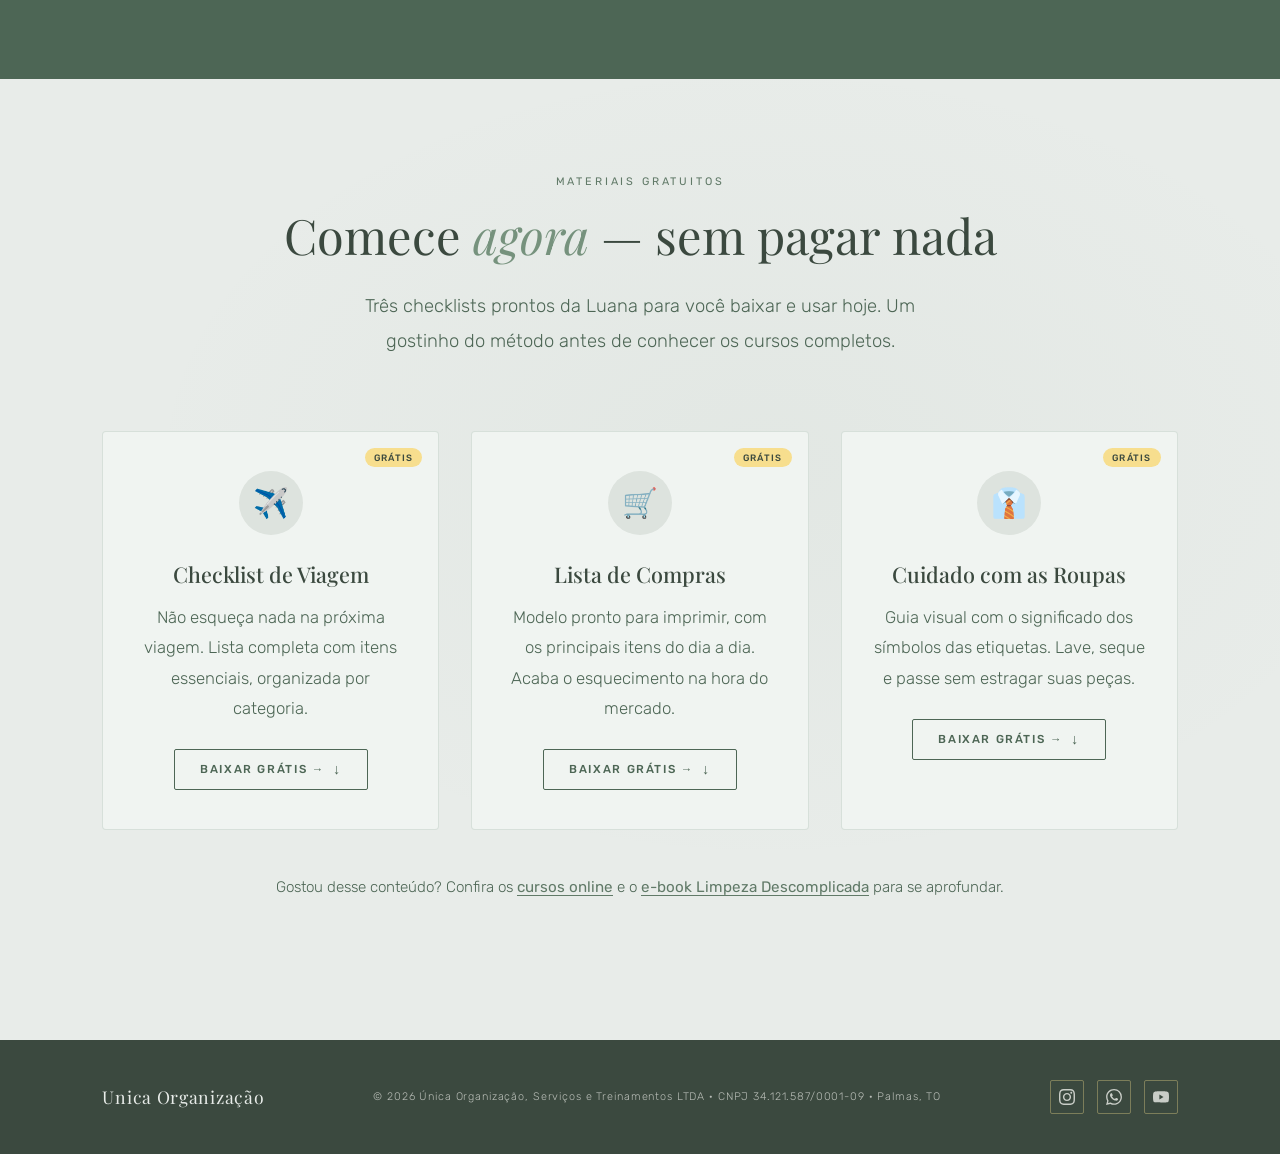
<file: servicos.html>
<!DOCTYPE html>
<html lang="pt-BR">

<head>
  <meta charset="UTF-8">
  <meta name="theme-color" content="#3b493f" media="(prefers-color-scheme: dark)">
  <meta name="theme-color" content="#76927d" media="(prefers-color-scheme: light)">
  <meta name="viewport" content="width=device-width, initial-scale=1.0, viewport-fit=cover">
  <title>Serviços | Única Organização — Personal Organizer Palmas/TO</title>
  <meta name="description"
    content="Treinamento Personal Organizer, pós-mudança, consultoria, mentoria e palestras. Conheça os serviços da Única Organização com a Luana Coelho.">
  <link rel="canonical" href="https://unicaorganizacao.com.br/servicos.html">

  <!-- Open Graph -->
  <meta property="og:type" content="website">
  <meta property="og:locale" content="pt_BR">
  <meta property="og:site_name" content="Única Organização">
  <meta property="og:title" content="Serviços | Única Organização">
  <meta property="og:description"
    content="Treinamento Personal Organizer, pós-mudança, consultoria, mentoria e palestras com Luana Coelho.">
  <meta property="og:url" content="https://unicaorganizacao.com.br/servicos.html">
  <meta property="og:image" content="https://unicaorganizacao.com.br/media/luana_picture_1.jpg">

  <!-- Twitter Card -->
  <meta name="twitter:card" content="summary_large_image">
  <meta name="twitter:title" content="Serviços | Única Organização">
  <meta name="twitter:description"
    content="Treinamento Personal Organizer, pós-mudança, consultoria, mentoria e palestras com Luana Coelho.">
  <meta name="twitter:image" content="https://unicaorganizacao.com.br/media/luana_picture_1.jpg">

  <link rel="preconnect" href="https://fonts.googleapis.com">
  <link rel="preconnect" href="https://fonts.gstatic.com" crossorigin>
  <link
    href="https://fonts.googleapis.com/css2?family=Playfair+Display:ital,wght@0,400;0,500;0,700;1,400;1,500&family=Rubik:wght@200;300;400;500&display=swap"
    rel="stylesheet">
  <link rel="icon" type="image/png" sizes="32x32" href="media/icons/favicon-32.png">
  <link rel="icon" type="image/png" sizes="192x192" href="media/icons/favicon.png">
  <link rel="apple-touch-icon" href="media/icons/favicon.png">
  <link rel="stylesheet" href="css/style.css">
  <link rel="stylesheet" href="css/servicos.css">
</head>

<body>
  <!-- Preenche a safe-area acima da câmera/notch no iPhone -->
  <div id="safe-top" aria-hidden="true"></div>

  <div class="cur" id="cDot">
    <div class="cur-dot"></div>
  </div>
  <div class="cur" id="cRing">
    <div class="cur-ring"></div>
  </div>

  <div class="mob-menu" id="mobMenu">
    <button class="mob-close" type="button" aria-label="Fechar menu">✕</button>
    <a href="index.html">Home</a>
    <a href="servicos.html" class="active">Serviços</a>
    <a href="dicas.html">Dicas e Fotos</a>
    <a href="contato.html">Contato</a>
  </div>

  <nav id="nav" class="solid">
    <a href="index.html" class="nav-logo">
      <img src="media/icons/logo.png" alt="Única Organização" class="nav-logo-img" width="600" height="379"
        decoding="async">
    </a>
    <ul class="nav-links">
      <li><a href="index.html">Home</a></li>
      <li><a href="servicos.html" class="active">Serviços</a></li>
      <li><a href="dicas.html">Dicas e Fotos</a></li>
      <li><a href="contato.html">Contato</a></li>
    </ul>
    <a href="contato.html" class="nav-cta">Agendar Consulta</a>
    <div class="hamburger" role="button" tabindex="0" aria-label="Abrir menu"><span></span><span></span><span></span>
    </div>
  </nav>

  <!-- PAGE HERO -->
  <div class="page-hero">
    <div class="page-hero-content">
      <span class="eyebrow">O que fazemos</span>
      <h1>Organização, formação e <em>cuidado com a casa</em></h1>
      <p>Pacotes presenciais que reorganizam ambientes, cursos profissionais para quem cuida do lar e materiais
        gratuitos pra começar agora — tudo com método e propósito.</p>
      <div class="page-hero-quick">
        <a href="#pacotes">Pacotes</a>
        <span aria-hidden="true">·</span>
        <a href="#cursos">Cursos</a>
        <span aria-hidden="true">·</span>
        <a href="#depoimentos">Depoimentos</a>
        <span aria-hidden="true">·</span>
        <a href="#gratuitos">Gratuitos</a>
      </div>
    </div>
  </div>

  <!-- SERVIÇOS — Índice visual das áreas do site -->
  <section id="servicos">
    <div class="serv-header rv">
      <div>
        <span class="eyebrow">O que oferecemos</span>
        <h2 class="sec-title">Tudo o que a Única faz por <em>você</em></h2>
      </div>
      <p>Pacotes presenciais de organização, cursos profissionais, workshops online e materiais gratuitos — escolha o
        que faz mais sentido para o seu momento.</p>
    </div>
    <div class="serv-grid">

      <a href="#pacotes" class="serv-card rv">
        <div class="serv-num">01</div>
        <div class="serv-ico">🏡</div>
        <h3>Pacotes de Organização</h3>
        <p>Seis pacotes presenciais e online — de quartos baby a cronograma de limpeza completo da casa.</p>
        <span class="serv-meta">6 pacotes · de R$ 369 a R$ 1.419</span>
        <span class="serv-arr">→</span>
      </a>

      <a href="#cur-gestao-estrategica" class="serv-card rv">
        <div class="serv-num">02</div>
        <div class="serv-ico">🏢</div>
        <h3>Curso Empresarial</h3>
        <p>Gestão Estratégica da Limpeza e Organização — 5 módulos com certificado premium e suporte WhatsApp para sua
          equipe.</p>
        <span class="serv-meta">Presencial · 20h · CNPJ e CPF</span>
        <span class="serv-arr">→</span>
      </a>

      <a href="#cur-domestica-classe-a" class="serv-card rv">
        <div class="serv-num">03</div>
        <div class="serv-ico">👩‍🍳</div>
        <h3>Doméstica Classe A</h3>
        <p>Treinamento para donas de casa e auxiliares domésticas: limpeza moderna, dobras, posturas e rotina prática.
        </p>
        <span class="serv-meta">4 módulos presenciais · R$ 130 cada</span>
        <span class="serv-arr">→</span>
      </a>

      <a href="#cur-online" class="serv-card rv">
        <div class="serv-num">04</div>
        <div class="serv-ico">💻</div>
        <h3>Cursos Online</h3>
        <p>Aprenda no seu ritmo: Quarto Baby Organizado, Agenda Doméstica e Guia Rápido da Auxiliar. Acesso por 2 anos.
        </p>
        <span class="serv-meta">3 cursos · a partir de R$ 79,90</span>
        <span class="serv-arr">→</span>
      </a>

      <a href="#cur-produtos" class="serv-card rv">
        <div class="serv-num">05</div>
        <div class="serv-ico">📚</div>
        <h3>E-book e Produtos</h3>
        <p>E-book Limpeza Doméstica Descomplicada e o Pacote Organizadores Baby com colmeias e etiquetas selecionadas
          pela Luana.</p>
        <span class="serv-meta">a partir de R$ 19,90</span>
        <span class="serv-arr">→</span>
      </a>

      <a href="#gratuitos" class="serv-card rv">
        <div class="serv-num">06</div>
        <div class="serv-ico">🎁</div>
        <h3>Materiais Gratuitos</h3>
        <p>Checklist de viagem, lista de compras mensal e checklist para limpeza — para baixar sem custo.</p>
        <span class="serv-meta">3 materiais · download gratuito</span>
        <span class="serv-arr">→</span>
      </a>

    </div>
  </section>

  <!-- PACOTES DE SERVIÇOS (com preço fixo) -->
  <section id="pacotes">
    <div class="pac-header rv">
      <div>
        <span class="eyebrow">Pacotes de organização</span>
        <h2 class="sec-title">Para cada lar, um <em>caminho</em></h2>
      </div>
      <p>Conheça nossos pacotes de serviço. Escolha o seu e fale conosco para personalizar.</p>
    </div>

    <div class="pac-grid">

      <!-- 1. O Bom fica Melhor -->
      <article class="pac-card rv">
        <div class="pac-top">
          <div class="pac-ico">🌿</div>
          <span class="pac-tag">Acervo enxuto</span>
        </div>
        <h3 class="pac-title">O Bom fica <em>Melhor</em></h3>
        <p class="pac-desc">Ideal para ambiente (masculino, baby, cozinha), onde o acervo é pequeno com pouca
          complexidade, possui armários mais espaçosos, com divisórias amplas que necessita aprimorar e personalizar a
          organização.</p>
        <ul class="pac-incl">
          <li>Triagem e descarte guiado</li>
          <li>Kit de gabarito de dobras + separadores de cabide</li>
          <li>Até 20 sacos de organza (se for em quarto)</li>
          <li>Etiquetas indicadoras (manuscritas e impressas)</li>
          <li>30 dias de assistência virtual + 1 visita de retorno (se necessário)</li>
          <li>Capacitação de quem manterá o ambiente</li>
          <li>Assessoria na escolha e busca dos produtos organizadores</li>
        </ul>
        <div class="pac-foot">
          <div class="pac-price">
            <span class="pac-from">A partir de</span>
            <strong>R$ 759</strong>
            <span class="pac-per">por ambiente</span>
          </div>
          <span class="pac-dur">Até 7h de execução</span>
        </div>
        <a class="pac-btn" data-pacote="O Bom fica Melhor" href="#">Quero este pacote →</a>
      </article>

      <!-- 2. Do Caos à Ordem -->
      <article class="pac-card pac-featured rv">
        <div class="pac-top">
          <div class="pac-ico">🌀</div>
          <span class="pac-tag pac-tag-feat">Mais transformador</span>
        </div>
        <h3 class="pac-title">Do Caos à <em>Ordem</em></h3>
        <p class="pac-desc">Especial para cômodo maior e/ou com grande volume de objetos (quarto feminino, cozinha,
          despensa) com desordem acentuada, alto grau de complexidade, que precisa de maior planejamento para que a
          organização ideal seja alcançada.</p>
        <ul class="pac-incl">
          <li>Triagem e descarte guiado</li>
          <li>Kit de gabarito de dobras + separadores de cabide</li>
          <li>Até 20 sacos de organza (se for em quarto)</li>
          <li>Etiquetas indicadoras (manuscritas e impressas)</li>
          <li>30 dias de assistência virtual + 1 visita de retorno (se necessário)</li>
          <li>Capacitação de quem manterá o ambiente</li>
          <li>Assessoria na escolha e busca dos produtos organizadores</li>
        </ul>
        <div class="pac-foot">
          <div class="pac-price">
            <span class="pac-from">A partir de</span>
            <strong>R$ 1.239</strong>
            <span class="pac-per">por ambiente</span>
          </div>
          <span class="pac-dur">Até 13h de execução</span>
        </div>
        <a class="pac-btn" data-pacote="Do Caos à Ordem" href="#">Quero este pacote →</a>
      </article>

      <!-- 3. Você Consegue -->
      <article class="pac-card rv">
        <div class="pac-top">
          <div class="pac-ico">💻</div>
          <span class="pac-tag">Online · faça você</span>
        </div>
        <h3 class="pac-title">Você <em>Consegue</em></h3>
        <p class="pac-desc">Especial para quem deseja organizar um ambiente com orientação profissional. Na consultoria
          online, você coloca a mão na massa enquanto eu ensino técnicas para otimizar espaços, facilitar o acesso aos
          pertences e criar uma organização funcional e personalizada.</p>
        <ul class="pac-incl">
          <li>Triagem e descarte guiado</li>
          <li>⁠Orientação sobre como categorizar, setorizar, identificar e manter a organização</li>
          <li>Como fazer dobras essenciais</li>
          <li>Sugestão de produtos organizadores</li>
          <li>20% de desconto no kit de gabarito (frete à parte)</li>
          <li>10 dias de assistência virtual após a aula</li>
        </ul>
        <div class="pac-foot">
          <div class="pac-price">
            <strong>R$ 369</strong>
            <span class="pac-per">por ambiente</span>
          </div>
          <span class="pac-dur">Até 2h de encontros</span>
        </div>
        <a class="pac-btn" data-pacote="Você Consegue" href="#">Quero este pacote →</a>
      </article>

      <!-- 4. Planejado para Você -->
      <article class="pac-card rv">
        <div class="pac-top">
          <div class="pac-ico">📐</div>
          <span class="pac-tag">Para móveis sob medida</span>
        </div>
        <h3 class="pac-title">Planejado para <em>Você</em></h3>
        <p class="pac-desc">Ideal para quem está planejando móveis sob medida e deseja que as divisórias internas sejam
          pensadas de acordo com sua rotina, acervo e preferência de uso. O objetivo é tornar cada espaço mais útil,
          prático e funcional, otimizando o armário para a real necessidade da família.</p>
        <ul class="pac-incl">
          <li>Visita para conhecer e medir os armários atuais</li>
          <li>Levantamento do acervo do ambiente contratado</li>
          <li>Reunião com arquiteto, designer ou projetista para análise do projeto</li>
          <li>Sugestão das medidas internas de vãos, prateleiras, nichos e gavetas</li>
          <li>Apresentação das soluções para aprovação da cliente</li>
          <li>Entrega das medidas ideais ao projetista</li>
        </ul>
        <div class="pac-foot">
          <div class="pac-price">
            <strong>R$ 529</strong>
            <span class="pac-per">por ambiente</span>
          </div>
          <span class="pac-dur">Até 2h em encontros</span>
        </div>
        <a class="pac-btn" data-pacote="Planejado para Você" href="#">Quero este pacote →</a>
      </article>

      <!-- 5. Mantendo a Paz -->
      <article class="pac-card rv">
        <div class="pac-top">
          <div class="pac-ico">🔄</div>
          <span class="pac-tag">Já-clientes</span>
        </div>
        <h3 class="pac-title">Mantendo a <em>Paz</em></h3>
        <p class="pac-desc">Exclusivo para quem já recebeu A Paz da Organização. Revisita o que foi feito, ajusta à nova
          rotina e recapacita a equipe da casa para manter tudo no lugar.</p>
        <ul class="pac-incl">
          <li>Conversa prévia via WhatsApp com a cliente</li>
          <li>Revisão presencial com a auxiliar doméstica</li>
          <li>Ajustes para acomodar itens novos</li>
          <li>Revisão de dobras e disposição dos itens</li>
          <li>Certificado de "Mantenedora da Paz da Organização"</li>
        </ul>
        <div class="pac-foot">
          <div class="pac-price">
            <strong>R$ 419</strong>
            <span class="pac-per">visita única</span>
          </div>
          <span class="pac-dur">Até 3h na residência</span>
        </div>
        <a class="pac-btn" data-pacote="Mantendo a Paz" href="#">Quero este pacote →</a>
      </article>

      <!-- 6. Cronograma da Paz -->
      <article class="pac-card rv">
        <div class="pac-top">
          <div class="pac-ico">📅</div>
          <span class="pac-tag">Rotina de limpeza</span>
        </div>
        <h3 class="pac-title">Cronograma da <em>Paz</em></h3>
        <p class="pac-desc">Um cronograma semanal feito sob medida para sua casa e equipe. Acaba a dúvida de o que
          limpar, quando, e por quem.</p>
        <ul class="pac-incl">
          <li>Reconhecimento dos cômodos da casa</li>
          <li>Levantamento e frequência das tarefas por ambiente</li>
          <li>Cronograma personalizado pronto para uso</li>
          <li>Capacitação de até 2 colaboradores da casa</li>
          <li>30 dias de assistência virtual para ajustes</li>
        </ul>
        <div class="pac-foot">
          <div class="pac-price">
            <strong>R$ 1.419</strong>
            <span class="pac-per">cronograma completo</span>
          </div>
          <span class="pac-dur">Até 4h na residência</span>
        </div>
        <a class="pac-btn" data-pacote="Cronograma da Paz" href="#">Quero este pacote →</a>
      </article>

    </div>

    <p class="pac-note rv">
      * Valores válidos para Palmas/TO. Cidades vizinhas e regiões fora podem ter ajuste de deslocamento.
    </p>
  </section>

  <!-- CURSOS E TREINAMENTOS -->
  <section id="cursos">
    <div class="cur-header rv">
      <div>
        <span class="eyebrow">Cursos e treinamentos</span>
        <h2 class="sec-title">Aprenda com a <em>Luana</em></h2>
      </div>
      <p>Programas presenciais, módulos online e materiais que transformam a forma como você organiza, limpa e gere a
        rotina da sua casa ou da sua equipe.</p>
    </div>

    <!-- ════════════════════════════════════════════════════
         BLOCO 1: Gestão Estratégica (curso corporativo)
         ════════════════════════════════════════════════════ -->
    <div class="cur-bloco rv" id="cur-gestao-estrategica">
      <header class="cur-bloco-head">
        <span class="cur-bloco-tag">Curso presencial · 20h</span>
        <h3 class="cur-bloco-title">Gestão Estratégica da <em>Limpeza e Organização</em></h3>
        <p class="cur-bloco-sub">Mais que limpeza: excelência, acolhimento e propósito em cada detalhe. Treinamento
          prático e humanizado para profissionais de residências e instituições.</p>
      </header>

      <div class="cur-modulos">
        <h4>Os 5 módulos do programa</h4>
        <ol class="cur-mod-list">
          <li><strong>I — Autoconhecimento</strong>, Relacionamento e Qualidade de Atendimento</li>
          <li><strong>II — Limpeza Moderna</strong> e Organização de Ambientes</li>
          <li><strong>III — Planejamento</strong> e Rotina de Limpeza</li>
          <li><strong>IV — Governança</strong> e Acolhimento na Instituição</li>
          <li><strong>V — Bastidores</strong> e Organização de Eventos</li>
        </ol>
        <p class="cur-mod-foot">5 módulos práticos · 4h cada · 20h totais · material exclusivo · certificado</p>
      </div>

      <!-- Duas tabelas de preço lado a lado -->
      <div class="cur-tabs-precos">

        <!-- CNPJ -->
        <div class="cur-tab-preco">
          <div class="cur-tab-head">
            <span class="cur-tab-eyebrow">Leve mais, pague menos</span>
            <h4>CNPJ <span>· Empresas e instituições</span></h4>
          </div>
          <table class="cur-preco-table">
            <thead>
              <tr>
                <th>Módulos</th>
                <th>Valor</th>
                <th>Desconto</th>
              </tr>
            </thead>
            <tbody>
              <tr>
                <td>1 módulo</td>
                <td>R$ 197</td>
                <td>—</td>
              </tr>
              <tr>
                <td>2 módulos</td>
                <td>R$ 374</td>
                <td class="cur-off">5% OFF</td>
              </tr>
              <tr>
                <td>3 módulos</td>
                <td>R$ 537</td>
                <td class="cur-off">9% OFF</td>
              </tr>
              <tr>
                <td>4 módulos</td>
                <td>R$ 697</td>
                <td class="cur-off">12% OFF</td>
              </tr>
              <tr class="cur-row-feat">
                <td>5 módulos <em>(curso completo)</em></td>
                <td>R$ 837</td>
                <td class="cur-off cur-off-feat">15% OFF</td>
              </tr>
            </tbody>
          </table>
          <details class="cur-mat">
            <summary>Material de apoio e diferenciais</summary>
            <ul>
              <li>Cronogramas de limpeza institucional</li>
              <li>Checklists por departamento</li>
              <li>Lista MODERNA de produtos e utensílios</li>
              <li>Tabela de diluição de produtos</li>
              <li>Apostila detalhada para limpeza de superfícies</li>
              <li>Gabarito de mesa posta</li>
              <li>Checklist coffee break institucional</li>
              <li>Checklist de apoio e limpeza em eventos</li>
              <li>Programa "Reconhecimento Classe A em Ação"</li>
              <li>Suporte WhatsApp (30 dias)</li>
              <li>Relatório executivo para RH</li>
              <li>Certificado premium</li>
            </ul>
          </details>
          <!-- ⬇️ TROQUE href="#" pelo link real (ex: Hotmart, Eduzz, etc) ⬇️ -->
          <a class="cur-btn" href="#" data-curso="Gestão Estratégica — CNPJ (Empresarial)">Garanta sua vaga aqui →</a>
        </div>

        <!-- CPF -->
        <div class="cur-tab-preco">
          <div class="cur-tab-head">
            <span class="cur-tab-eyebrow">Leve mais, pague menos</span>
            <h4>CPF <span>· Domésticas e donas de casa</span></h4>
          </div>
          <table class="cur-preco-table">
            <thead>
              <tr>
                <th>Módulos</th>
                <th>Valor</th>
                <th>Desconto</th>
              </tr>
            </thead>
            <tbody>
              <tr>
                <td>1 módulo</td>
                <td>R$ 147</td>
                <td>—</td>
              </tr>
              <tr>
                <td>2 módulos</td>
                <td>R$ 279</td>
                <td class="cur-off">5% OFF</td>
              </tr>
              <tr>
                <td>3 módulos</td>
                <td>R$ 397</td>
                <td class="cur-off">10% OFF</td>
              </tr>
              <tr>
                <td>4 módulos</td>
                <td>R$ 497</td>
                <td class="cur-off">15% OFF</td>
              </tr>
              <tr class="cur-row-feat">
                <td>5 módulos <em>(curso completo)</em></td>
                <td>R$ 617</td>
                <td class="cur-off cur-off-feat">16% OFF</td>
              </tr>
            </tbody>
          </table>
          <details class="cur-mat">
            <summary>Material de apoio e diferenciais</summary>
            <ul>
              <li>Cronogramas de limpeza residencial</li>
              <li>Checklists por ambiente</li>
              <li>Lista MODERNA de produtos e utensílios</li>
              <li>Tabela de diluição de produtos</li>
              <li>Apostila detalhada para limpeza de superfícies</li>
              <li>Gabarito de mesa posta</li>
              <li>Checklist "Receber em casa"</li>
              <li>Programa "Reconhecimento Classe A em Ação"</li>
            </ul>
          </details>
          <!-- ⬇️ TROQUE href="#" pelo link real ⬇️ -->
          <a class="cur-btn" href="#" data-curso="Gestão Estratégica — CPF (Domésticas)">Garanta sua vaga aqui →</a>
        </div>

      </div>
    </div>

    <!-- ════════════════════════════════════════════════════
         BLOCO 2: Doméstica Classe A — módulos presenciais
         ════════════════════════════════════════════════════ -->
    <div class="cur-bloco rv" id="cur-domestica-classe-a">
      <header class="cur-bloco-head">
        <span class="cur-bloco-tag">Treinamento · módulos presenciais</span>
        <h3 class="cur-bloco-title">Doméstica <em>Classe A</em></h3>
        <p class="cur-bloco-sub">Programa voltado para donas de casa e auxiliares domésticas (mensalistas ou diaristas)
          que buscam otimizar tempo, ganhar espaço, economizar dinheiro e viver a Paz da Organização. Cada módulo é
          independente — escolha por onde começar.</p>
      </header>

      <div class="cur-grid cur-grid-4">

        <!-- Módulo: Limpeza Moderna Descomplicada -->
        <article class="cur-card">
          <div class="cur-card-top">
            <span class="cur-card-num">01</span>
            <span class="cur-card-mod">Presencial</span>
          </div>
          <h4 class="cur-card-title">Limpeza Moderna <em>Descomplicada</em></h4>
          <p class="cur-card-desc">Ganhe tempo e economize dinheiro aplicando técnicas modernas na limpeza da sua casa.
          </p>
          <ul class="cur-card-list">
            <li>Higienização, limpeza, desinfecção e sanitização</li>
            <li>Ciclo de Sinner, tipos de sujeira e pH</li>
            <li>Utensílios modernos e uso correto dos mops</li>
            <li>Protocolos por superfície (piso, vidro, metais, MDF, madeira, laca)</li>
            <li>Livro "Limpeza Doméstica Descomplicada"</li>
            <li>Etiquetas vinílicas + certificado impresso</li>
          </ul>
          <div class="cur-card-foot">
            <strong class="cur-card-price">R$ 130</strong>
            <!-- ⬇️ TROQUE href="#" pelo link real ⬇️ -->
            <a class="cur-btn cur-btn-sm" href="#"
              data-curso="Doméstica Classe A — Limpeza Moderna Descomplicada">Compre aqui</a>
          </div>
        </article>

        <!-- Módulo: Dobras Essenciais -->
        <article class="cur-card">
          <div class="cur-card-top">
            <span class="cur-card-num">02</span>
            <span class="cur-card-mod">Presencial</span>
          </div>
          <h4 class="cur-card-title">Dobras <em>Essenciais</em></h4>
          <p class="cur-card-desc">Mais de 15 dobras práticas para visualizar melhor as roupas, padronizar e economizar
            tempo.</p>
          <ul class="cur-card-list">
            <li>Roupas íntimas, de treino, de praia e de baixo</li>
            <li>Pijamas e panos de prato</li>
            <li>Toalhas de banho e toalhas de mesa (inclusive redondas)</li>
            <li>Lençóis (inclusive com elástico)</li>
            <li>Certificado impresso · vagas limitadas</li>
          </ul>
          <div class="cur-card-foot">
            <strong class="cur-card-price">R$ 130</strong>
            <!-- ⬇️ TROQUE href="#" pelo link real ⬇️ -->
            <a class="cur-btn cur-btn-sm" href="https://p.eduzz.com/1770572"
              data-curso="Doméstica Classe A — Dobras Essenciais">Compre aqui</a>
          </div>
        </article>

        <!-- Módulo: O Básico para ser TOP -->
        <article class="cur-card">
          <div class="cur-card-top">
            <span class="cur-card-num">03</span>
            <span class="cur-card-mod">Presencial</span>
          </div>
          <h4 class="cur-card-title">O Básico para ser <em>TOP</em></h4>
          <p class="cur-card-desc">Para a auxiliar doméstica que deseja ser mais eficiente, organizada, produtiva e
            feliz nos relacionamentos.</p>
          <ul class="cur-card-list">
            <li>Importância do serviço doméstico</li>
            <li>Funções, direitos e deveres</li>
            <li>Sigilo, discrição e cuidado com a imagem pessoal</li>
            <li>Noções de mesa posta e recepção</li>
            <li>Bônus: Quadro de Combinados, cardápio semanal, lista de compras</li>
          </ul>
          <div class="cur-card-foot">
            <strong class="cur-card-price">R$ 130</strong>
            <!-- ⬇️ TROQUE href="#" pelo link real ⬇️ -->
            <a class="cur-btn cur-btn-sm" href="#" data-curso="Doméstica Classe A — O Básico para ser TOP">Compre
              aqui</a>
          </div>
        </article>

        <!-- Módulo: Agenda Doméstica Prática -->
        <article class="cur-card">
          <div class="cur-card-top">
            <span class="cur-card-num">04</span>
            <span class="cur-card-mod">Presencial</span>
          </div>
          <h4 class="cur-card-title">Agenda Doméstica <em>Prática</em></h4>
          <p class="cur-card-desc">Como vencer os obstáculos e descomplicar a agenda da casa — para você ou sua equipe.
          </p>
          <ul class="cur-card-list">
            <li>Os dois tipos de cômodos e seus tipos de limpeza</li>
            <li>Tarefas por cômodo e frequência prática</li>
            <li>Modelo de rotina semanal + arquivo editável</li>
            <li>Checklists: diário, semanal, quinzenal, mensal, trimestral, semestral</li>
            <li>Acompanhamento em grupo de WhatsApp (30 dias)</li>
          </ul>
          <div class="cur-card-foot">
            <strong class="cur-card-price">R$ 130</strong>
            <!-- ⬇️ TROQUE href="#" pelo link real ⬇️ -->
            <a class="cur-btn cur-btn-sm" href="https://sun.eduzz.com/1002573" target="_blank" rel="noopener"
              data-curso="Doméstica Classe A — Agenda Doméstica Prática">Compre
              aqui</a>
          </div>
        </article>

      </div>
    </div>

    <!-- ════════════════════════════════════════════════════
         BLOCO 3: Cursos online
         ════════════════════════════════════════════════════ -->
    <div class="cur-bloco rv" id="cur-online">
      <header class="cur-bloco-head">
        <span class="cur-bloco-tag">100% online · PDFs e videoaulas</span>
        <h3 class="cur-bloco-title">Cursos <em>Online</em></h3>
        <p class="cur-bloco-sub">Para quem prefere aprender no próprio ritmo, de qualquer lugar. Videoaulas gravadas,
          materiais em PDF e acesso prolongado.</p>
      </header>

      <div class="cur-grid cur-grid-3">

        <!-- Workshop Quarto Baby -->
        <article class="cur-card cur-card-online">
          <div class="cur-card-top">
            <span class="cur-card-num">👶</span>
            <span class="cur-card-mod">Workshop online</span>
          </div>
          <h4 class="cur-card-title">Quarto Baby <em>Organizado</em></h4>
          <p class="cur-card-desc">Descubra a maneira mais simples de dobrar e organizar roupas e acessórios do bebê.
            Inclui guia de medidas, checklist de enxoval e modelo de gabarito.</p>
          <ul class="cur-card-list">
            <li>Guia definitivo de medidas das roupas baby</li>
            <li>Checklist do enxoval inteligente</li>
            <li>Como categorizar e dobrar (com gabarito)</li>
            <li>Organizadores: como e quais escolher</li>
            <li>Sequência de organização por cores</li>
            <li>PDFs + videoaulas</li>
          </ul>
          <div class="cur-card-foot">
            <strong class="cur-card-price">R$ 79,90</strong>
            <!-- ⬇️ TROQUE href="#" pelo link real ⬇️ -->
            <a class="cur-btn cur-btn-sm" href="#" data-curso="Workshop Quarto Baby Organizado">Compre aqui</a>
          </div>
        </article>

        <!-- Agenda Doméstica Online -->
        <article class="cur-card cur-card-online">
          <div class="cur-card-top">
            <span class="cur-card-num">📅</span>
            <span class="cur-card-mod">Curso online</span>
          </div>
          <h4 class="cur-card-title">Agenda Doméstica <em>Prática</em></h4>
          <p class="cur-card-desc">A versão online do módulo presencial. Com aulas gravadas disponíveis por 2 anos, você
            revisa o conteúdo quando precisar.</p>
          <ul class="cur-card-list">
            <li>Como vencer os obstáculos da rotina</li>
            <li>Redescoberta dos cômodos e tarefas</li>
            <li>Modelo de rotina + arquivo editável</li>
            <li>Checklists: diário, semanal, mensal, trimestral, semestral</li>
            <li>Manutenção, limpeza e faxina</li>
            <li>100% online · acesso por 2 anos</li>
          </ul>
          <div class="cur-card-foot">
            <strong class="cur-card-price">R$ 97</strong>
            <!-- ⬇️ TROQUE href="#" pelo link real ⬇️ -->
            <a class="cur-btn cur-btn-sm" href="https://sun.eduzz.com/1002573" target="_blank" rel="noopener"
              data-curso="Agenda Doméstica Prática — Online">Compre aqui</a>
          </div>
        </article>

        <!-- Guia Rápido Auxiliar Doméstica -->
        <article class="cur-card cur-card-online">
          <div class="cur-card-top">
            <span class="cur-card-num">📘</span>
            <span class="cur-card-mod">Curso online</span>
          </div>
          <h4 class="cur-card-title">Guia Rápido da <em>Auxiliar Doméstica</em></h4>
          <p class="cur-card-desc">Para quem deseja tornar a sua funcionária doméstica uma profissional mais eficiente,
            organizada e produtiva. Acesso por 2 anos.</p>
          <ul class="cur-card-list">
            <li>Importância do serviço doméstico</li>
            <li>Funções, direitos e deveres</li>
            <li>Sigilo, discrição e cuidado com imagem pessoal</li>
            <li>Noções de mesa posta</li>
            <li>Bônus: Quadro de Combinados, modelo mesa posta, cardápio, lista de compras</li>
            <li>Certificado para a auxiliar doméstica</li>
          </ul>
          <div class="cur-card-foot">
            <strong class="cur-card-price">R$ 97</strong>
            <!-- ⬇️ TROQUE href="#" pelo link real ⬇️ -->
            <a class="cur-btn cur-btn-sm" href="https://sun.eduzz.com/316522"
              data-curso="Guia Rápido da Auxiliar Doméstica">Compre aqui</a>
          </div>
        </article>

      </div>
    </div>

    <!-- ════════════════════════════════════════════════════
         BLOCO 4: Produtos (e-book + pacote físico)
         ════════════════════════════════════════════════════ -->
    <div class="cur-bloco rv" id="cur-produtos">
      <header class="cur-bloco-head">
        <span class="cur-bloco-tag">Produtos da loja</span>
        <h3 class="cur-bloco-title">E-book e <em>Organizadores</em></h3>
        <p class="cur-bloco-sub">Materiais digitais e produtos físicos que complementam o aprendizado e levam a
          organização para o seu dia a dia.</p>
      </header>

      <div class="cur-grid cur-grid-2">

        <!-- E-book Limpeza -->
        <article class="cur-card cur-card-prod">
          <div class="cur-card-top">
            <span class="cur-card-num">📕</span>
            <span class="cur-card-mod">E-book digital</span>
          </div>
          <h4 class="cur-card-title">Limpeza Doméstica <em>Descomplicada</em></h4>
          <p class="cur-card-desc">Compreenda os produtos e utensílios e torne sua limpeza mais prática.</p>
          <ul class="cur-card-list">
            <li><strong>Tipos de Limpeza</strong> — diferentes tipos de limpeza explicados</li>
            <li><strong>Utensílios</strong> — melhor maneira de utilizar cada um</li>
            <li><strong>Produtos</strong> — uso econômico e eficiente</li>
            <li><strong>Cuidados Especiais</strong> — limpar cada superfície com segurança</li>
          </ul>
          <div class="cur-card-foot">
            <strong class="cur-card-price">R$ 19,90</strong>
            <!-- ⬇️ TROQUE href="#" pelo link real ⬇️ -->
            <a class="cur-btn cur-btn-sm" href="https://sun.eduzz.com/995205"
              data-curso="E-book Limpeza Doméstica Descomplicada">Compre aqui</a>
          </div>
        </article>

        <!-- Pacote Organizadores Baby -->
        <article class="cur-card cur-card-prod">
          <div class="cur-card-top">
            <span class="cur-card-num">🎁</span>
            <span class="cur-card-mod">Produto físico</span>
          </div>
          <h4 class="cur-card-title">Pacote Organizadores <em>Baby</em></h4>
          <p class="cur-card-desc">Organize o quarto do seu baby com os organizadores físicos selecionados pela Luana.
          </p>
          <ul class="cur-card-list">
            <li>Checklist com enxoval inteligente (roupas, quarto, higiene, passeio, mala maternidade, decoração)</li>
            <li>1 Colmeia Tamanho PP</li>
            <li>3 Colmeias Tamanho P</li>
            <li>23 Etiquetas adesivas para gavetas (meias, manga longa, manga curta, calças, etc)</li>
            <li>Modelo de gabarito</li>
            <li>Modelo de sequência de cores</li>
          </ul>
          <div class="cur-card-foot">
            <strong class="cur-card-price">R$ 149</strong>
            <!-- ⬇️ TROQUE href="#" pelo link real ⬇️ -->
            <a class="cur-btn cur-btn-sm" href="#" data-curso="Pacote Organizadores Baby">Compre aqui</a>
          </div>
        </article>

      </div>
    </div>

    <p class="cur-help rv">
      Tem dúvidas sobre qual escolher? <a
        href="https://wa.me/5563981117530?text=Ol%C3%A1!%20Vim%20pelo%20site%20e%20gostaria%20de%20ajuda%20para%20escolher%20um%20curso."
        target="_blank" rel="noopener">Fale com a Luana no WhatsApp →</a>
    </p>
  </section>

  <!-- DEPOIMENTOS -->
  <section id="depoimentos">
    <div class="dep-head">
      <span class="eyebrow">Depoimentos</span>
      <h2 class="sec-title rv">Quem viveu, <em>aprovou</em></h2>
      <p class="dep-intro rv">Histórias reais de alunas, clientes e funcionárias que passaram pelos cursos e pacotes da
        Única Organização.</p>
    </div>
    <div class="dep-track" id="depTrack">

      <div class="dep-card">
        <a href="#cur-domestica-classe-a" class="dep-tag">Curso Doméstica Classe A</a>
        <div class="dep-stars">★★★★★</div>
        <blockquote>"O curso da Luana foi ótimo para me ensinar sobre organização em geral, incluindo arrumar camas, o
          guarda-roupa e dobrar toalhas e roupas íntimas. Antes, eu perdia muito tempo no serviço pesquisando na
          internet e acabava dobrando de qualquer jeito, principalmente as meias, com as quais eu demorava demais. O
          jeito fácil que ela ensinou mudou tudo, pois me ajudou muito a deixar as coisas bem ajeitadas e, o mais
          importante, a otimizar bastante o meu tempo!"</blockquote>
        <div class="dep-author">
          <div class="dep-av">R</div>
          <div>
            <div class="dep-name">Renata Nunes Machado</div>
            <div class="dep-role">Funcionária do lar · Família Demiciano · Palmas, TO</div>
          </div>
        </div>
      </div>

      <div class="dep-card">
        <a href="#cur-domestica-classe-a" class="dep-tag">Módulo Dobras Essenciais</a>
        <div class="dep-stars">★★★★★</div>
        <blockquote>"Um curso excelentíssimo, agregou tanto na minha vida profissional quanto no pessoal. Excelentes
          técnicas pra quem não tem experiência em dobras, e pra quem tem também. Eu super recomendo — eu e minha
          auxiliar
          amamos, gente. Quem fizer não irá se arrepender. Muito obrigada Luana Coelho por repassar seus
          conhecimentos a nós!"</blockquote>
        <div class="dep-author">
          <div class="dep-av">V</div>
          <div>
            <div class="dep-name">Vera Lucia</div>
            <div class="dep-role">Aluna · Palmas, TO</div>
          </div>
        </div>
      </div>

      <div class="dep-card">
        <a href="#cur-gestao-estrategica" class="dep-tag">Curso Empresarial</a>
        <div class="dep-stars">★★★★★</div>
        <blockquote>"Fiz o curso e simplesmente amei! Ele aperfeiçoou a forma como oriento minhas funcionárias e trouxe
          mais leveza e propósito ao nosso trabalho. Também já oportunizei que algumas delas fizessem cursos com a Luana
          Coelho, que foram maravilhosos e contribuíram muito para o crescimento profissional e pessoal de todas nós. A
          Luana tem um dom especial de ensinar com amor e inspirar cada aluna a dar o seu melhor."</blockquote>
        <div class="dep-author">
          <div class="dep-av">E</div>
          <div>
            <div class="dep-name">Elizabeth Luz</div>
            <div class="dep-role">Empregadora · Palmas, TO</div>
          </div>
        </div>
      </div>

      <div class="dep-card">
        <a href="#cur-domestica-classe-a" class="dep-tag">Reconhecimento Classe A</a>
        <div class="dep-stars">★★★★★</div>
        <blockquote>"Luana, muito obrigada! É lindo ver como você valoriza quem trabalha em nossas casas. A Vanderleia
          se transformou, está mais feliz e trabalha com muito mais prazer. Incentivei bastante que elas fossem ao chá
          da tarde para receberem esse merecido reconhecimento. Agradeço de coração por dedicar seu tempo a quem cuida
          da nossa família. Já tenho uma funcionária nova e, na próxima oportunidade, ela com certeza irá também!"
        </blockquote>
        <div class="dep-author">
          <div class="dep-av">I</div>
          <div>
            <div class="dep-name">Ivana</div>
            <div class="dep-role">Empregadora · Palmas, TO</div>
          </div>
        </div>
      </div>

    </div>
    <div class="dep-nav">
      <button data-scroll-dep="-1" aria-label="Anterior">←</button>
      <button data-scroll-dep="1" aria-label="Próximo">→</button>
    </div>
  </section>

  <!-- CTA -->
  <div class="cta-strip">
    <h2>Quer organizar a casa, formar sua equipe ou <em>aprender</em> com a Luana?</h2>
    <a href="contato.html" class="btn-y">Fale com a Luana →</a>
  </div>

  <!-- GRATUITOS -->
  <section id="gratuitos">
    <div class="grat-head rv">
      <span class="eyebrow">Materiais gratuitos</span>
      <h2 class="sec-title">Comece <em>agora</em> — sem pagar nada</h2>
      <p>Três checklists prontos da Luana para você baixar e usar hoje. Um gostinho do método antes de conhecer os
        cursos completos.</p>
    </div>

    <div class="grat-grid">
      <!-- Checklist de Viagem -->
      <div class="grat-card rv">
        <span class="grat-badge">Grátis</span>
        <div class="grat-ico">✈️</div>
        <h3>Checklist de Viagem</h3>
        <p>Não esqueça nada na próxima viagem. Lista completa com itens essenciais, organizada por categoria.</p>
        <a href="https://sun.eduzz.com/999119" class="grat-btn" target="_blank" rel="noopener">Baixar grátis →</a>
      </div>

      <!-- Lista de Compras -->
      <div class="grat-card rv">
        <span class="grat-badge">Grátis</span>
        <div class="grat-ico">🛒</div>
        <h3>Lista de Compras</h3>
        <p>Modelo pronto para imprimir, com os principais itens do dia a dia. Acaba o esquecimento na hora do mercado.
        </p>
        <a href="https://chk.eduzz.com/2035014" class="grat-btn" target="_blank" rel="noopener">Baixar grátis →</a>
      </div>

      <!-- Cuidado com as Roupas -->
      <div class="grat-card rv">
        <span class="grat-badge">Grátis</span>
        <div class="grat-ico">👔</div>
        <h3>Cuidado com as Roupas</h3>
        <p>Guia visual com o significado dos símbolos das etiquetas. Lave, seque e passe sem estragar suas peças.</p>
        <a href="https://chk.eduzz.com/2034983" class="grat-btn" target="_blank" rel="noopener">Baixar grátis →</a>
      </div>
    </div>

    <p class="grat-foot rv">Gostou desse conteúdo? Confira os <a href="#cur-online">cursos online</a> e o <a
        href="#cur-produtos">e-book Limpeza Descomplicada</a> para se aprofundar.</p>
  </section>

  <footer>
    <div class="foot-logo">Unica Organização</div>
    <p>© 2026 Única Organização, Serviços e Treinamentos LTDA · CNPJ 34.121.587/0001-09 · Palmas, TO</p>
    <div class="foot-social">
      <a href="https://www.instagram.com/unicaorganizacao/" target="_blank" aria-label="Instagram"><svg
          viewBox="0 0 24 24">
          <path
            d="M12 2.163c3.204 0 3.584.012 4.85.07 3.252.148 4.771 1.691 4.919 4.919.058 1.265.069 1.645.069 4.849 0 3.205-.012 3.584-.069 4.849-.149 3.225-1.664 4.771-4.919 4.919-1.266.058-1.644.07-4.85.07-3.204 0-3.584-.012-4.849-.07-3.26-.149-4.771-1.699-4.919-4.92-.058-1.265-.07-1.644-.07-4.849 0-3.204.013-3.583.07-4.849.149-3.227 1.664-4.771 4.919-4.919 1.266-.057 1.645-.069 4.849-.069zm0-2.163c-3.259 0-3.667.014-4.947.072-4.358.2-6.78 2.618-6.98 6.98-.059 1.281-.073 1.689-.073 4.948 0 3.259.014 3.668.072 4.948.2 4.358 2.618 6.78 6.98 6.98 1.281.058 1.689.072 4.948.072 3.259 0 3.668-.014 4.948-.072 4.354-.2 6.782-2.618 6.979-6.98.059-1.28.073-1.689.073-4.948 0-3.259-.014-3.667-.072-4.947-.196-4.354-2.617-6.78-6.979-6.98-1.281-.059-1.69-.073-4.949-.073zm0 5.838c-3.403 0-6.162 2.759-6.162 6.162s2.759 6.163 6.162 6.163 6.162-2.759 6.162-6.163c0-3.403-2.759-6.162-6.162-6.162zm0 10.162c-2.209 0-4-1.79-4-4 0-2.209 1.791-4 4-4s4 1.791 4 4c0 2.21-1.791 4-4 4zm6.406-11.845c-.796 0-1.441.645-1.441 1.44s.645 1.44 1.441 1.44c.795 0 1.439-.645 1.439-1.44s-.644-1.44-1.439-1.44z" />
        </svg></a>
      <a href="https://wa.me/5563981117530" aria-label="WhatsApp"><svg viewBox="0 0 24 24">
          <path
            d="M17.472 14.382c-.297-.149-1.758-.867-2.03-.967-.273-.099-.471-.148-.67.15-.197.297-.767.966-.94 1.164-.173.199-.347.223-.644.075-.297-.15-1.255-.463-2.39-1.475-.883-.788-1.48-1.761-1.653-2.059-.173-.297-.018-.458.13-.606.134-.133.298-.347.446-.52.149-.174.198-.298.298-.497.099-.198.05-.371-.025-.52-.075-.149-.669-1.612-.916-2.207-.242-.579-.487-.5-.669-.51-.173-.008-.371-.01-.57-.01-.198 0-.52.074-.792.372-.272.297-1.04 1.016-1.04 2.479 0 1.462 1.065 2.875 1.213 3.074.149.198 2.096 3.2 5.077 4.487.709.306 1.262.489 1.694.625.712.227 1.36.195 1.871.118.571-.085 1.758-.719 2.006-1.413.248-.694.248-1.289.173-1.413-.074-.124-.272-.198-.57-.347m-5.421 7.403h-.004a9.87 9.87 0 01-5.031-1.378l-.361-.214-3.741.982.998-3.648-.235-.374a9.86 9.86 0 01-1.51-5.26c.001-5.45 4.436-9.884 9.888-9.884 2.64 0 5.122 1.03 6.988 2.898a9.825 9.825 0 012.893 6.994c-.003 5.45-4.435 9.884-9.885 9.884m8.413-18.297A11.815 11.815 0 0012.05 0C5.495 0 .16 5.335.157 11.892c0 2.096.547 4.142 1.588 5.945L.057 24l6.305-1.654a11.882 11.882 0 005.683 1.448h.005c6.554 0 11.89-5.335 11.893-11.893a11.821 11.821 0 00-3.48-8.413z" />
        </svg></a>
      <a href="https://www.youtube.com/@unicaorganizacao6285" target="_blank" aria-label="YouTube"><svg
          viewBox="0 0 24 24">
          <path
            d="M23.498 6.186a3.016 3.016 0 0 0-2.122-2.136C19.505 3.545 12 3.545 12 3.545s-7.505 0-9.377.505A3.017 3.017 0 0 0 .502 6.186C0 8.07 0 12 0 12s0 3.93.502 5.814a3.016 3.016 0 0 0 2.122 2.136c1.871.505 9.376.505 9.376.505s7.505 0 9.377-.505a3.015 3.015 0 0 0 2.122-2.136C24 15.93 24 12 24 12s0-3.93-.502-5.814zM9.545 15.568V8.432L15.818 12l-6.273 3.568z" />
        </svg></a>
    </div>
  </footer>

  <script src="js/main.js" defer></script>
</body>

</html>
</file>
<file: css/style.css>
/* ═══════════════════════════════════════════
   ÚNICA ORGANIZAÇÃO — Shared Stylesheet
   ═══════════════════════════════════════════ */

   :root {
    --sage:     #76927d;
    --sage-lt:  #94aa98;
    --sage-md:  #617a68;
    --sage-dk:  #4d6655;
    --deep:     #3b493f;
    --yellow:   #f7de8e;
    --yellow-dk:#e8c55a;
    --yellow-lt:#fdf3c4;
    --cream:    #f7f5ee;
    --ivory:    #edeadb;
    --white:    #FAFAF6;
    --text:     #3b493f;
    --muted:    #7a9280;
  }
  
  *, *::before, *::after { margin: 0; padding: 0; box-sizing: border-box; }
  html { scroll-behavior: smooth; }
  body { font-family: 'Rubik', sans-serif; background: var(--cream); color: var(--text); overflow-x: hidden;
    /* cursor: none é aplicado via JS apenas se houver mouse fino (hover:hover, pointer:fine) */
    /* Garante que o fundo preenche atrás do notch quando viewport-fit=cover está ativo */
    padding-top: env(safe-area-inset-top);
    min-height: 100vh;
  }
  
  /* ── CURSOR ─────────────────────────────── */
  .cur { position: fixed; top: 0; left: 0; z-index: 9999; pointer-events: none; }
  .cur-dot { width: 8px; height: 8px; border-radius: 50%; background: var(--yellow); transform: translate(-50%, -50%); }
  .cur-ring { width: 38px; height: 38px; border-radius: 50%; border: 1.5px solid var(--sage); transform: translate(-50%, -50%); transition: all .13s ease; opacity: .7; }
  
  /* ── NAV ────────────────────────────────── */
  nav {
    position: fixed; top: 0; width: 100%; z-index: 1000;
    padding: 1.6rem 5vw;
    padding-top: max(1.6rem, env(safe-area-inset-top));
    display: flex; align-items: center; justify-content: space-between;
    transition: all .4s;
    background: transparent;
  }
  nav.scrolled { background: rgba(248,245,236,.97); backdrop-filter: blur(20px); padding: 1rem 5vw; box-shadow: 0 1px 0 rgba(118,146,125,.18); }
  nav.solid { background: rgba(248,245,236,.97); backdrop-filter: blur(20px); padding: 1rem 5vw; box-shadow: 0 1px 0 rgba(118,146,125,.18); }
  .nav-logo { display: flex; align-items: center; text-decoration: none; }
  .nav-logo-img { height: 38px; width: auto; display: block;
    filter: brightness(0) saturate(100%) invert(35%) sepia(18%) saturate(600%) hue-rotate(60deg);
    transition: filter .4s;
  }
  /* Apenas na home (sem .solid), antes de scrollar → logo branco */
  nav:not(.scrolled):not(.solid) .nav-logo-img {
    filter: brightness(0) invert(1);
  }
  .nav-links { display: flex; gap: 2.8rem; list-style: none; }
  .nav-links a { font-size: .76rem; font-weight: 300; letter-spacing: .15em; text-transform: uppercase; color: var(--deep); text-decoration: none; position: relative; padding-bottom: 3px; transition: color .2s; }
  .nav-links a::after { content: ''; position: absolute; bottom: 0; left: 0; width: 0; height: 1.5px; background: var(--sage); transition: width .3s ease; }
  .nav-links a:hover::after, .nav-links a.active::after { width: 100%; }
  .nav-links a.active { color: var(--sage); }
  .nav-cta { font-size: .72rem; font-weight: 500; letter-spacing: .14em; text-transform: uppercase; padding: .6rem 1.5rem; background: var(--sage); color: var(--cream); text-decoration: none; border-radius: 2px; transition: background .3s, transform .2s; }
  .nav-cta:hover { background: var(--sage-dk); transform: translateY(-1px); }
  .hamburger { display: none; flex-direction: column; gap: 5px; cursor: pointer; padding: 4px; }
  .hamburger span { display: block; width: 24px; height: 2px; background: var(--cream); border-radius: 2px; transition: all .3s; }
  nav.scrolled .hamburger span, nav.solid .hamburger span { background: var(--deep); }
  
  /* ── MOBILE MENU ────────────────────────── */
  .mob-menu { position: fixed; inset: 0; background: var(--cream); z-index: 999; display: flex; flex-direction: column; align-items: center; justify-content: center; gap: 2.5rem; transform: translateX(100%); transition: transform .4s ease; }
  .mob-menu.open { transform: translateX(0); }
  .mob-menu a { font-family: 'Playfair Display', serif; font-size: 2.4rem; font-weight: 400; color: var(--deep); text-decoration: none; transition: color .2s; }
  .mob-menu a:hover, .mob-menu a.active { color: var(--sage); }
  .mob-close { position: absolute; top: 2rem; right: 2rem; font-size: 1.5rem; cursor: pointer; color: var(--sage); background: none; border: none; }
  
  /* ── PAGE HERO (inner pages) ────────────── */
  .page-hero { padding: 10rem 8vw 5rem; background: var(--deep); position: relative; overflow: hidden; }
  .page-hero::before { content: ''; position: absolute; inset: 0; background: radial-gradient(ellipse 70% 60% at 80% 50%, rgba(118,146,125,.15) 0%, transparent 70%); pointer-events: none; }
  .page-hero-content { position: relative; z-index: 1; max-width: 680px; }
  .page-hero .eyebrow { color: var(--yellow); margin-bottom: 1rem; }
  .page-hero h1 { font-family: 'Playfair Display', serif; font-size: clamp(2.5rem, 5vw, 4.5rem); font-weight: 400; line-height: 1.1; color: var(--white); margin-bottom: 1.2rem; }
  .page-hero h1 em { font-style: italic; color: var(--yellow); }
  .page-hero p { font-size: 1.08rem; font-weight: 300; line-height: 1.9; color: rgba(250,250,246,.55); max-width: 520px; }
  .page-hero-quick { display: flex; flex-wrap: wrap; align-items: center; gap: .9rem; margin-top: 2.2rem; font-size: .72rem; letter-spacing: .14em; text-transform: uppercase; font-weight: 500; }
  .page-hero-quick a { color: rgba(250,250,246,.75); text-decoration: none; padding: .4rem 0; border-bottom: 1px solid transparent; transition: color .25s, border-color .25s; }
  .page-hero-quick a:hover { color: var(--yellow); border-bottom-color: var(--yellow); }
  .page-hero-quick span { color: rgba(250,250,246,.25); }
  
  /* ── TYPOGRAPHY HELPERS ─────────────────── */
  .eyebrow { font-size: .68rem; font-weight: 400; letter-spacing: .26em; text-transform: uppercase; color: var(--sage); margin-bottom: 1.2rem; display: block; }
  .sec-title { font-family: 'Playfair Display', serif; font-size: clamp(2rem, 3.8vw, 3.5rem); font-weight: 400; line-height: 1.16; color: var(--deep); margin-bottom: 1.6rem; }
  .sec-title em { font-style: italic; color: var(--sage); }
  
  /* ── BUTTONS ────────────────────────────── */
  .btn-y { display: inline-block; padding: .85rem 2.2rem; background: var(--yellow); color: var(--deep); font-size: .76rem; font-weight: 500; letter-spacing: .14em; text-transform: uppercase; text-decoration: none; border-radius: 2px; transition: background .3s, transform .2s; }
  .btn-y:hover { background: var(--yellow-dk); transform: translateY(-2px); }
  .btn-sage { display: inline-block; padding: .85rem 2.2rem; background: var(--sage); color: var(--cream); font-size: .76rem; font-weight: 500; letter-spacing: .14em; text-transform: uppercase; text-decoration: none; border-radius: 2px; transition: background .3s, transform .2s; }
  .btn-sage:hover { background: var(--sage-dk); transform: translateY(-2px); }
  .btn-outline-sage { display: inline-flex; align-items: center; gap: .5rem; font-size: .76rem; font-weight: 300; letter-spacing: .12em; text-transform: uppercase; color: var(--sage); text-decoration: none; border: 1.5px solid var(--sage); padding: .8rem 2rem; border-radius: 2px; transition: all .3s; }
  .btn-outline-sage:hover { background: var(--sage); color: var(--cream); }
  
  /* ── FOOTER ─────────────────────────────── */
  footer { background: var(--deep); padding: 2.5rem 8vw; display: flex; align-items: center; justify-content: space-between; flex-wrap: wrap; gap: 1.2rem; }
  .foot-logo { font-family: 'Playfair Display', serif; font-size: 1.1rem; font-weight: 400; color: var(--cream); letter-spacing: .04em; }
  .foot-logo span { color: var(--yellow); }
  footer p { font-size: .68rem; font-weight: 300; letter-spacing: .08em; color: rgba(250,250,246,.65); }
  .foot-social { display: flex; gap: .8rem; }
  .foot-social a { width: 34px; height: 34px; border: 1px solid rgba(247,222,142,.35); border-radius: 2px; display: flex; align-items: center; justify-content: center; color: rgba(250,250,246,.75); text-decoration: none; transition: all .3s; }
  .foot-social a:hover { border-color: var(--yellow); color: var(--yellow); }
  .foot-social a svg { display: block; width: 16px; height: 16px; fill: currentColor; }
  
  /* ── REVEAL ANIMATIONS ──────────────────── */
  .rv  { opacity: 0; transform: translateY(36px); transition: opacity .85s ease, transform .85s ease; }
  .rv.on  { opacity: 1; transform: translateY(0); }
  .rvl { opacity: 0; transform: translateX(-36px); transition: opacity .85s ease, transform .85s ease; }
  .rvl.on { opacity: 1; transform: translateX(0); }
  .rvr { opacity: 0; transform: translateX(36px); transition: opacity .85s ease, transform .85s ease; }
  .rvr.on { opacity: 1; transform: translateX(0); }
  
  /* ── KEYFRAMES ──────────────────────────── */
  @keyframes fadeUp  { to { opacity: 1; transform: translateY(0); } }
  @keyframes fadeIn  { to { opacity: 1; } }
  @keyframes pulse   { 0%,100%{ opacity:1; } 50%{ opacity:.3; } }
  
  /* ── GRAIN OVERLAY ──────────────────────── */
  body::after { content: ''; position: fixed; inset: 0; pointer-events: none; z-index: 9998; opacity: .018; background-image: url("data:image/svg+xml,%3Csvg viewBox='0 0 512 512' xmlns='http://www.w3.org/2000/svg'%3E%3Cfilter id='n'%3E%3CfeTurbulence type='fractalNoise' baseFrequency='.75' numOctaves='4' stitchTiles='stitch'/%3E%3C/filter%3E%3Crect width='100%25' height='100%25' filter='url(%23n)'/%3E%3C/svg%3E"); background-size: 200px; }
  
  /* ── RESPONSIVE ─────────────────────────── */
  @media (max-width: 960px) {
    .nav-links, .nav-cta { display: none; }

    /* Safe-area filler: ocultado pois a navbar preencherá o topo */
    #safe-top {
      display: none !important;
    }

    /* Nav começa no topo 0 e empurra o conteúdo usando calc e env() */
    nav,
    nav.scrolled,
    nav.solid,
    nav:not(.scrolled):not(.solid) {
      top: 0 !important;
      padding-top: calc(15px + env(safe-area-inset-top)) !important;
      padding-bottom: 15px !important;
      padding-left: 5vw !important;
      padding-right: 5vw !important;
      margin-top: 0 !important;
      background: #3b493f !important;
      backdrop-filter: none !important;
      box-shadow: 0 1px 0 rgba(118,146,125,.25) !important;
      transform: translate3d(0,0,0) !important;
      z-index: 9999 !important;
    }

    /* Logo sempre branco */
    nav .nav-logo-img,
    nav.scrolled .nav-logo-img,
    nav.solid .nav-logo-img {
      filter: brightness(0) invert(1) !important;
    }

    /* Hamburger — branco, visível */
    .hamburger {
      display: flex !important;
      flex-direction: column;
      gap: 6px;
      padding: 6px;
    }
    nav .hamburger span,
    nav.scrolled .hamburger span,
    nav.solid .hamburger span {
      display: block !important;
      width: 26px !important;
      height: 2px !important;
      background: #ffffff !important;
      border-radius: 2px !important;
      opacity: 1 !important;
    }

    footer { flex-direction: column; text-align: center; }
    body { cursor: default; padding-top: 0; } /* reset padding-top no mobile — safe-top já cobre */
    .cur { display: none; }
  }
/* ══════════════════════════════════════════════
   LIGHT THEME — prefers-color-scheme: light
   Paleta derivada do sage #76927d como cor mais
   escura — fundo em tints do mesmo verde.
   ══════════════════════════════════════════════ */
@media (prefers-color-scheme: light) {

  /* ── Variáveis base → modo claro ───────── */
  :root {
    --cream:  #e8ece9;   /* fundo principal — tint sage clarinho */
    --ivory:  #dde3de;   /* seções alternadas — tint um pouco mais saturado */
    --white:  #f0f4f1;   /* cards elevados */
    --text:   #3b493f;   /* texto principal — deep */
    --muted:  #4d6655;   /* texto secundário — sage-dk */
    /* Sage e sage-lt mantêm-se como acentos */
  }

  body { background: var(--cream); }

  /* ── Cursor ─────────────────────────────── */
  .cur-dot  { background: var(--yellow-dk); }
  .cur-ring { border-color: var(--deep); }

  /* ── Navbar ─────────────────────────────── */
  nav.scrolled, nav.solid {
    background: rgba(232,236,233,.97) !important;
    backdrop-filter: blur(20px) !important;
    box-shadow: 0 1px 0 rgba(118,146,125,.2) !important;
  }
  nav.scrolled .nav-logo-img, nav.solid .nav-logo-img {
    filter: brightness(0) saturate(100%) invert(35%) sepia(18%) saturate(600%) hue-rotate(60deg) !important;
  }
  nav.scrolled .hamburger span, nav.solid .hamburger span { background: var(--deep) !important; }
  nav.scrolled .nav-links a, nav.solid .nav-links a { color: var(--deep) !important; }
  nav.scrolled .nav-links a.active, nav.solid .nav-links a.active { color: var(--sage) !important; }
  nav .nav-cta { background: var(--sage) !important; color: var(--cream) !important; }

  /* Mobile nav — mesmo tratamento no tema claro */
  @media (max-width: 960px) {
    #safe-top { display: none !important; }
    nav,
    nav.scrolled,
    nav.solid,
    nav:not(.scrolled):not(.solid) {
      background: #76927d !important;
      top: 0 !important;
      padding-top: calc(15px + env(safe-area-inset-top)) !important;
      margin-top: 0 !important;
      box-shadow: 0 1px 0 rgba(118,146,125,.3) !important;
      transform: translate3d(0,0,0) !important;
      z-index: 9999 !important;
    }
    nav .nav-logo-img,
    nav.scrolled .nav-logo-img,
    nav.solid .nav-logo-img {
      filter: brightness(0) invert(1) !important;
    }
    nav .hamburger span,
    nav.scrolled .hamburger span,
    nav.solid .hamburger span {
      background: #ffffff !important;
      opacity: 1 !important;
    }
  }

  /* ── Page hero (inner pages) ────────────── */
  .page-hero { background: var(--sage) !important; }
  .page-hero::before { background: radial-gradient(ellipse 70% 60% at 80% 50%, rgba(255,255,255,.12) 0%, transparent 70%) !important; }
  .page-hero h1 { color: #ffffff !important; }
  .page-hero .eyebrow { color: var(--yellow-dk) !important; }
  .page-hero p { color: rgba(255,255,255,.78) !important; }

  /* ── Eyebrow e títulos globais ──────────── */
  .eyebrow { color: var(--sage-md) !important; }
  .sec-title { color: var(--deep) !important; }
  .sec-title em { color: var(--sage) !important; }

  /* ── Botões ─────────────────────────────── */
  .btn-sage { background: var(--sage) !important; color: #fff !important; }
  .btn-sage:hover { background: var(--sage-dk) !important; }
  .btn-outline-sage { color: var(--sage-dk) !important; border-color: var(--sage-dk) !important; }
  .btn-outline-sage:hover { background: var(--sage-dk) !important; color: #fff !important; }
  .btn-y { background: var(--yellow) !important; color: var(--deep) !important; }

  /* ── Mobile menu ────────────────────────── */
  .mob-menu { background: var(--cream) !important; }
  .mob-menu a { color: var(--deep) !important; }

  /* ── Footer — mantém escuro como âncora ── */
  /* footer não muda — é elemento de identidade */
}

/* ══════════════════════════════════════════════
   ACESSIBILIDADE — Foco visível por teclado
   ══════════════════════════════════════════════ */
:focus-visible {
  outline: 2px solid var(--yellow);
  outline-offset: 2px;
  border-radius: 2px;
}
.nav-links a:focus-visible,
.btn-y:focus-visible,
.btn-sage:focus-visible,
.nav-cta:focus-visible,
.btn-outline-sage:focus-visible,
.btn-outline-light:focus-visible {
  outline: 2px solid var(--yellow-dk);
  outline-offset: 3px;
}

/* ══════════════════════════════════════════════
   FORM STATUS (Web3Forms feedback)
   ══════════════════════════════════════════════ */
.form-status {
  font-weight: 400;
  letter-spacing: .02em;
  line-height: 1.5;
}

/* Reduz animações para quem prefere menos movimento */
@media (prefers-reduced-motion: reduce) {
  *, *::before, *::after {
    animation-duration: .01ms !important;
    animation-iteration-count: 1 !important;
    transition-duration: .01ms !important;
    scroll-behavior: auto !important;
  }
}
</file>
<file: css/index.css>
/* ═══════════════════════════════════════════
   ÚNICA ORGANIZAÇÃO — INDEX (estilos da página)
   ═══════════════════════════════════════════ */

/* ── NAV TRANSPARENTE (apenas home, antes de scrollar) ── */
    #nav:not(.scrolled) .nav-links a {
      color: rgba(250, 250, 246, .78);
    }

    #nav:not(.scrolled) .nav-links a.active {
      color: var(--yellow-lt);
    }

    #nav:not(.scrolled) .nav-links a::after {
      background: var(--yellow);
    }

    #nav:not(.scrolled) .hamburger span {
      background: var(--cream);
    }

    /* ── HERO ───────────────────────────────── */
    #hero {
      position: relative;
      height: 100vh;
      min-height: 680px;
      display: flex;
      align-items: center;
      overflow: hidden;
      background: var(--deep);
    }

    #hero-canvas {
      position: absolute;
      inset: 0;
      z-index: 0;
      width: 100%;
      height: 100%;
    }

    .hero-overlay {
      position: absolute;
      inset: 0;
      z-index: 1;
      background: linear-gradient(110deg, rgba(59, 73, 63, .92) 0%, rgba(59, 73, 63, .7) 50%, rgba(59, 73, 63, .2) 100%);
    }

    .hero-content {
      position: relative;
      z-index: 2;
      padding: 0 8vw;
      max-width: 1100px;
    }

    .hero-tag {
      display: inline-flex;
      align-items: center;
      gap: .6rem;
      background: rgba(247, 222, 142, .15);
      border: 1px solid rgba(247, 222, 142, .3);
      padding: .4rem 1rem;
      border-radius: 100px;
      margin-bottom: 2.4rem;
      opacity: 0;
      animation: fadeUp .7s .3s forwards;
    }

    .hero-tag span {
      font-size: .66rem;
      font-weight: 400;
      letter-spacing: .18em;
      text-transform: uppercase;
      color: var(--yellow);
    }

    .hero-tag .dot {
      width: 6px;
      height: 6px;
      border-radius: 50%;
      background: var(--sage-lt);
    }

    .hero-h1 {
      font-family: 'Playfair Display', serif;
      font-size: clamp(2.8rem, 6.5vw, 6rem);
      font-weight: 400;
      line-height: 1.08;
      color: var(--white);
      margin-bottom: 2.4rem;
      opacity: 0;
      animation: fadeUp .9s .5s forwards;
    }

    .hero-h1 em {
      font-style: italic;
      color: var(--yellow);
    }

    .hero-slogan {
      font-size: 1.15rem;
      font-weight: 300;
      line-height: 1.9;
      color: rgba(250, 250, 246, .65);
      max-width: 520px;
      margin-bottom: 3.2rem;
      opacity: 0;
      animation: fadeUp .9s .7s forwards;
    }

    .hero-slogan strong {
      color: var(--yellow-lt);
      font-weight: 400;
    }

    .hero-btns {
      display: flex;
      gap: 2.4rem;
      align-items: center;
      flex-wrap: wrap;
      opacity: 0;
      animation: fadeUp .9s .9s forwards;
    }

    .btn-outline-light {
      display: inline-flex;
      align-items: center;
      gap: .5rem;
      font-size: .76rem;
      font-weight: 300;
      letter-spacing: .12em;
      text-transform: uppercase;
      color: rgba(250, 250, 246, .7);
      text-decoration: none;
      transition: color .3s;
    }

    .btn-outline-light::after {
      content: '→';
      transition: transform .3s;
    }

    .btn-outline-light:hover {
      color: var(--yellow);
    }

    .btn-outline-light:hover::after {
      transform: translateX(5px);
    }

    .hero-badges {
      position: absolute;
      bottom: 3rem;
      right: 8vw;
      z-index: 2;
      display: flex;
      gap: 1rem;
      opacity: 0;
      animation: fadeIn 1s 1.3s forwards;
    }

    .hero-badge-pill {
      background: rgba(255, 255, 255, .08);
      border: 1px solid rgba(255, 255, 255, .12);
      backdrop-filter: blur(8px);
      padding: .5rem 1rem;
      border-radius: 100px;
      display: flex;
      align-items: center;
      gap: .5rem;
    }

    .hero-badge-pill span {
      font-size: .65rem;
      font-weight: 300;
      letter-spacing: .1em;
      color: rgba(250, 250, 246, .7);
    }

    .hero-badge-pill .icon {
      font-size: .85rem;
    }

    .hero-scroll {
      position: absolute;
      bottom: 2.5rem;
      left: 50%;
      transform: translateX(-50%);
      z-index: 2;
      display: flex;
      flex-direction: column;
      align-items: center;
      gap: .4rem;
      opacity: 0;
      animation: fadeIn 1s 1.5s forwards;
    }

    .hero-scroll span {
      font-size: .58rem;
      letter-spacing: .22em;
      text-transform: uppercase;
      color: rgba(250, 250, 246, .35);
    }

    .scroll-bar {
      width: 1px;
      height: 44px;
      background: linear-gradient(var(--sage-lt), transparent);
      animation: pulse 2s infinite;
    }

    /* ── SOBRE (POLAROID STYLE) ──────────────── */
    #sobre {
      padding: 9rem 8vw 9rem 10vw;
      display: grid;
      grid-template-columns: 1fr 1fr;
      gap: 6vw;
      align-items: center;
      position: relative;
      overflow: hidden;
      background: var(--cream);
    }

    #sobre .sobre-visual {
      order: 1;
      position: relative;
      display: flex;
      flex-direction: column;
      align-items: flex-start;
      padding-left: 2vw;
    }

    .sobre-bg-text {
      position: absolute;
      left: -1rem;
      top: 50%;
      transform: translateY(-50%);
      font-family: 'Playfair Display', serif;
      font-size: 11rem;
      font-weight: 700;
      color: rgba(118, 146, 125, .05);
      pointer-events: none;
      white-space: nowrap;
    }

    /* Card estilo polaroid */
    .sobre-canvas-wrap {
      position: relative;
      width: 100%;
      max-width: 420px;
      background: var(--white);
      padding: 14px 14px 80px 14px;
      /* padding inferior maior para o "rodapé" da polaroid */
      border-radius: 4px;
      box-shadow:
        0 4px 8px rgba(59, 73, 63, .1),
        0 16px 48px rgba(59, 73, 63, .18),
        0 32px 80px rgba(59, 73, 63, .12);
      /* Leve inclinação */
      transform: rotate(-1.5deg);
      transition: transform .4s ease, box-shadow .4s ease;
    }

    .sobre-canvas-wrap:hover {
      transform: rotate(0deg) translateY(-6px);
      box-shadow:
        0 8px 16px rgba(59, 73, 63, .12),
        0 24px 64px rgba(59, 73, 63, .22),
        0 48px 100px rgba(59, 73, 63, .14);
    }

    /* Foto dentro do card */
    .sobre-foto-inner {
      width: 100%;
      aspect-ratio: 4/5;
      overflow: hidden;
      border-radius: 2px;
      display: block;
    }

    .sobre-foto {
      width: 100%;
      height: 100%;
      object-fit: cover;
      object-position: center top;
      display: block;
      transition: transform .5s ease;
    }

    .sobre-canvas-wrap:hover .sobre-foto {
      transform: scale(1.03);
    }

    /* Badge amarelo saindo para fora no canto inf esquerdo */
    .sobre-luana-badge {
      position: absolute;
      bottom: -1.6rem;
      left: -1.4rem;
      background: var(--yellow);
      padding: 1rem 1.5rem;
      border-radius: 3px;
      max-width: 210px;
      z-index: 10;
      box-shadow: 0 4px 16px rgba(59, 73, 63, .18);
      transform: rotate(1.5deg);
      /* contra-rotaciona pra ficar reto */
    }

    .sobre-luana-badge .name {
      font-family: 'Playfair Display', serif;
      font-size: 1rem;
      font-weight: 500;
      color: var(--deep);
      line-height: 1.2;
    }

    .sobre-luana-badge .title {
      font-size: .62rem;
      font-weight: 300;
      letter-spacing: .14em;
      text-transform: uppercase;
      color: var(--sage-dk);
      margin-top: .3rem;
    }

    /* Badge ANPOP abaixo do card */
    .sobre-anpop {
      margin-top: 3rem;
      background: var(--sage);
      padding: .6rem 1.2rem;
      border-radius: 100px;
      display: inline-flex;
      align-items: center;
      align-self: flex-start;
      margin-left: .5rem;
    }

    .sobre-anpop span {
      font-size: .68rem;
      font-weight: 400;
      letter-spacing: .12em;
      text-transform: uppercase;
      color: var(--cream);
      white-space: nowrap;
    }

    /* Textos e Stats */
    #sobre .rvr {
      order: 2;
    }

    .sobre-text p {
      font-size: 1rem;
      font-weight: 300;
      line-height: 2;
      color: var(--muted);
      margin-bottom: 1rem;
    }

    .midia-strip {
      display: flex;
      align-items: center;
      gap: 1.2rem;
      margin-top: 2rem;
      padding: .8rem 1.2rem;
      background: var(--ivory);
      border-left: 3px solid var(--sage);
      border-radius: 0 3px 3px 0;
    }

    .midia-strip .label {
      font-size: .68rem;
      font-weight: 400;
      letter-spacing: .18em;
      text-transform: uppercase;
      color: var(--sage);
      flex-shrink: 0;
    }

    .midia-strip .tags {
      display: flex;
      gap: .6rem;
      flex-wrap: wrap;
    }

    .midia-tag {
      font-size: .76rem;
      font-weight: 400;
      padding: .28rem .8rem;
      border: 1px solid rgba(118, 146, 125, .3);
      border-radius: 100px;
      color: var(--sage-md);
    }

    .sobre-stats {
      display: grid;
      grid-template-columns: repeat(2, 1fr);
      gap: 1.5rem;
      margin-top: 2.5rem;
      padding-top: 2rem;
      border-top: 1px solid rgba(118, 146, 125, .15);
    }

    .stat .n {
      font-family: 'Playfair Display', serif;
      font-size: 2.8rem;
      font-weight: 400;
      color: var(--sage);
      line-height: 1;
    }

    .stat .l {
      font-size: .76rem;
      font-weight: 300;
      letter-spacing: .12em;
      text-transform: uppercase;
      color: var(--muted);
      margin-top: .25rem;
    }

    .sobre-cta {
      margin-top: 2.5rem;
      display: flex;
      gap: 1rem;
      flex-wrap: wrap;
    }

    /* ── RESPONSIVE ─────────────────────────── */
    @media (max-width: 960px) {
      #sobre {
        grid-template-columns: 1fr;
        padding: 6rem 6vw;
      }

      #sobre .sobre-visual {
        padding-left: 0;
        align-items: center;
      }

      .sobre-bg-text {
        display: none;
      }

      .sobre-canvas-wrap {
        max-width: 320px;
        transform: rotate(-1deg);
      }

      .hero-badges {
        display: none;
      }
    }

    @media (max-width: 560px) {
      .sobre-stats {
        grid-template-columns: 1fr 1fr;
      }
    }



    @media (prefers-color-scheme: light) {
      #hero {
        background: var(--sage) !important;
      }
      .hero-overlay {
        background: linear-gradient(110deg, rgba(118, 146, 125, .92) 0%, rgba(118, 146, 125, .7) 50%, rgba(118, 146, 125, .2) 100%) !important;
      }

      #sobre {
        background: var(--cream) !important;
      }

      .sobre-bg-text {
        color: rgba(118, 146, 125, .08) !important;
      }

      .sobre-text p {
        color: var(--muted) !important;
      }

      .midia-strip {
        background: var(--ivory) !important;
        border-color: var(--sage) !important;
      }

      .midia-tag {
        border-color: rgba(118, 146, 125, .4) !important;
        color: var(--sage-md) !important;
      }

      .stat .l {
        color: var(--muted) !important;
      }

      .sobre-canvas-wrap {
        box-shadow: 0 4px 8px rgba(59, 73, 63, .12), 0 16px 48px rgba(59, 73, 63, .15), 0 32px 80px rgba(59, 73, 63, .1) !important;
      }

      .sobre-luana-badge {
        background: var(--yellow) !important;
      }

      .sobre-anpop {
        background: var(--sage) !important;
      }
    }
</file>
<file: css/contato.css>
/* ═══════════════════════════════════════════
   ÚNICA ORGANIZAÇÃO — CONTATO (estilos da página)
   ═══════════════════════════════════════════ */

/* ── CONTATO MAIN ───────────────────────── */
    #contato {
      background: var(--sage-dk);
      padding: 6rem 8vw 9rem;
      position: relative;
      overflow: hidden;
    }

    #contato::before {
      content: '';
      position: absolute;
      bottom: -4rem;
      right: -4rem;
      width: 360px;
      height: 360px;
      border-radius: 50%;
      background: rgba(247, 222, 142, .06);
      pointer-events: none;
    }

    #contato::after {
      content: '';
      position: absolute;
      top: -6rem;
      left: -6rem;
      width: 280px;
      height: 280px;
      border-radius: 50%;
      background: rgba(118, 146, 125, .15);
      pointer-events: none;
    }

    .contato-inner {
      display: grid;
      grid-template-columns: 1fr 1fr;
      gap: 7vw;
      align-items: start;
      position: relative;
      z-index: 1;
    }

    .contato-left .eyebrow {
      color: var(--yellow);
    }

    .contato-left .sec-title {
      color: var(--white);
    }

    .contato-left>p {
      font-size: 1.15rem;
      font-weight: 300;
      line-height: 1.95;
      color: rgba(250, 250, 246, .5);
      margin-bottom: 2.5rem;
    }

    .c-info {
      display: flex;
      flex-direction: column;
      gap: 1.2rem;
    }

    .c-item {
      display: flex;
      gap: 1rem;
      align-items: flex-start;
    }

    .c-ico {
      width: 38px;
      height: 38px;
      flex-shrink: 0;
      border: 1px solid rgba(247, 222, 142, .2);
      border-radius: 2px;
      display: flex;
      align-items: center;
      justify-content: center;
      font-size: .9rem;
    }

    .c-txt {
      font-size: 1.05rem;
      font-weight: 300;
      line-height: 1.7;
      color: rgba(250, 250, 246, .55);
    }

    .c-txt strong {
      display: block;
      font-size: .78rem;
      font-weight: 400;
      letter-spacing: .15em;
      text-transform: uppercase;
      color: var(--yellow);
      margin-bottom: .2rem;
    }

    .c-txt a {
      color: rgba(250, 250, 246, .55);
      text-decoration: none;
      transition: color .2s;
    }

    .c-txt a:hover {
      color: var(--yellow);
    }

    /* ── FORM ───────────────────────────────── */
    .form-wrap {
      background: rgba(255, 255, 255, .04);
      border: 1px solid rgba(247, 222, 142, .1);
      padding: 2.5rem;
      border-radius: 3px;
    }

    .form-wrap h3 {
      font-family: 'Playfair Display', serif;
      font-size: 1.4rem;
      font-weight: 400;
      color: var(--cream);
      margin-bottom: .4rem;
    }

    .form-wrap>p {
      font-size: 1.05rem;
      font-weight: 300;
      color: rgba(250, 250, 246, .35);
      margin-bottom: 2rem;
    }

    .form {
      display: flex;
      flex-direction: column;
      gap: 1rem;
    }

    .fg {
      display: flex;
      flex-direction: column;
      gap: .45rem;
    }

    .fg label {
      font-size: .63rem;
      font-weight: 300;
      letter-spacing: .18em;
      text-transform: uppercase;
      color: rgba(250, 250, 246, .35);
    }

    .fg input,
    .fg textarea,
    .fg select {
      background: rgba(255, 255, 255, .06);
      border: 1px solid rgba(247, 222, 142, .15);
      padding: .9rem 1.1rem;
      color: var(--white);
      font-family: 'Rubik', sans-serif;
      font-size: .85rem;
      font-weight: 300;
      outline: none;
      transition: border-color .3s;
      width: 100%;
      border-radius: 2px;
    }

    .fg input::placeholder,
    .fg textarea::placeholder {
      color: rgba(250, 250, 246, .2);
    }

    .fg input:focus,
    .fg textarea:focus,
    .fg select:focus {
      border-color: var(--yellow);
    }

    .fg select {
      cursor: pointer;
      appearance: none;
      background-image: url("data:image/svg+xml,%3Csvg xmlns='http://www.w3.org/2000/svg' width='11' height='7'%3E%3Cpath d='M1 1l4.5 4.5L10 1' stroke='%23F2E195' stroke-width='1.5' fill='none'/%3E%3C/svg%3E");
      background-repeat: no-repeat;
      background-position: right 1rem center;
    }

    .fg select option {
      background: var(--sage-dk);
    }

    .fg textarea {
      resize: none;
      min-height: 110px;
    }

    .form-row {
      display: grid;
      grid-template-columns: 1fr 1fr;
      gap: 1rem;
    }

    .btn-form {
      padding: 1rem 2rem;
      background: var(--yellow);
      border: none;
      color: var(--deep);
      font-family: 'Rubik', sans-serif;
      font-size: .74rem;
      font-weight: 500;
      letter-spacing: .16em;
      text-transform: uppercase;
      cursor: pointer;
      border-radius: 2px;
      transition: background .3s, transform .2s;
      display: flex;
      align-items: center;
      gap: .7rem;
      margin-top: .5rem;
    }

    .btn-form:hover {
      background: var(--yellow-dk);
      transform: translateY(-2px);
    }

    .btn-form .arr {
      transition: transform .3s;
    }

    .btn-form:hover .arr {
      transform: translateX(5px);
    }

    /* ── AÇÕES DO FORMULÁRIO (e-mail + WhatsApp) ─────────────── */
    .form-actions {
      display: flex;
      align-items: center;
      flex-wrap: wrap;
      gap: 1rem;
      margin-top: .5rem;
    }

    .form-actions .btn-form {
      margin-top: 0;
    }

    .form-or {
      font-size: .72rem;
      letter-spacing: .18em;
      text-transform: uppercase;
      color: var(--muted);
      opacity: .65;
      padding: 0 .25rem;
    }

    .btn-form-wa {
      background: #25D366;
      color: white;
    }

    .btn-form-wa:hover {
      background: #1db954;
    }

    .btn-form-wa svg {
      flex-shrink: 0;
    }

    /* ── WHATSAPP CTA ───────────────────────── */
    .wa-cta {
      background: var(--sage);
      padding: 4rem 8vw;
      display: flex;
      align-items: center;
      gap: 2rem;
      flex-wrap: wrap;
    }

    .wa-cta-text h3 {
      font-family: 'Playfair Display', serif;
      font-size: 1.6rem;
      font-weight: 400;
      color: var(--cream);
      margin-bottom: .4rem;
    }

    .wa-cta-text p {
      font-size: 1.05rem;
      font-weight: 300;
      color: rgba(250, 250, 246, .6);
    }

    .btn-wa {
      display: inline-flex;
      align-items: center;
      gap: .8rem;
      padding: 1rem 2rem;
      background: #25D366;
      color: white;
      font-size: .76rem;
      font-weight: 500;
      letter-spacing: .12em;
      text-transform: uppercase;
      text-decoration: none;
      border-radius: 2px;
      transition: background .3s, transform .2s;
      white-space: nowrap;
    }

    .btn-wa:hover {
      background: #1db954;
      transform: translateY(-2px);
    }

    .btn-wa .wa-icon {
      font-size: 1rem;
    }

    /* ── MAP PLACEHOLDER ────────────────────── */
    #mapa {
      background: var(--deep);
      padding: 6rem 8vw;
    }

    .map-wrap {
      background: var(--sage-dk);
      border-radius: 3px;
      overflow: hidden;
      height: 380px;
      border: 1px solid rgba(118, 146, 125, .2);
      margin-top: 2rem;
    }

    .map-link {
      margin-top: 1rem;
    }

    .map-link a {
      font-size: .85rem;
      font-weight: 300;
      letter-spacing: .14em;
      text-transform: uppercase;
      color: var(--yellow);
      text-decoration: none;
      border-bottom: 1px solid rgba(247, 222, 142, .3);
      padding-bottom: 2px;
      transition: border-color .2s;
    }

    .map-link a:hover {
      border-color: var(--yellow);
    }

    .mapa-header {
      display: flex;
      gap: 2rem;
      flex-wrap: wrap;
    }

    .mapa-info .eyebrow {
      color: var(--yellow);
    }

    .mapa-info .sec-title {
      color: var(--white);
    }

    /* ── RESPONSIVE ─────────────────────────── */
    @media (max-width: 960px) {
      .contato-inner {
        grid-template-columns: 1fr;
      }

      .form-row {
        grid-template-columns: 1fr;
      }

      .wa-cta {
        flex-direction: column;
      }
    }



    @media (prefers-color-scheme: light) {
      #contato {
        background: var(--ivory) !important;
      }

      #contato::before {
        background: rgba(118, 146, 125, .06) !important;
      }

      #contato::after {
        background: rgba(118, 146, 125, .08) !important;
      }

      .contato-left .eyebrow {
        color: var(--sage-md) !important;
      }

      .contato-left .sec-title {
        color: var(--deep) !important;
      }

      .contato-left>p {
        color: var(--muted) !important;
      }

      .c-ico {
        border-color: rgba(118, 146, 125, .3) !important;
        color: var(--sage) !important;
      }

      .c-txt {
        color: var(--muted) !important;
      }

      .c-txt strong {
        color: var(--sage-md) !important;
      }

      .c-txt a {
        color: var(--muted) !important;
      }

      .c-txt a:hover {
        color: var(--sage) !important;
      }

      .form-wrap {
        background: var(--white) !important;
        border-color: rgba(118, 146, 125, .22) !important;
        box-shadow: 0 4px 24px rgba(59, 73, 63, .1) !important;
      }

      .form-wrap h3 {
        color: var(--deep) !important;
      }

      .form-wrap>p {
        color: var(--muted) !important;
      }

      .fg label {
        color: var(--sage-md) !important;
      }

      .fg input,
      .fg textarea,
      .fg select {
        background: var(--ivory) !important;
        border-color: rgba(118, 146, 125, .28) !important;
        color: var(--text) !important;
      }

      .fg input::placeholder,
      .fg textarea::placeholder {
        color: rgba(77, 102, 85, .35) !important;
      }

      .fg input:focus,
      .fg textarea:focus,
      .fg select:focus {
        border-color: var(--sage) !important;
      }

      .fg select option {
        background: var(--ivory) !important;
        color: var(--text) !important;
      }

      .btn-form {
        background: var(--sage) !important;
        color: #fff !important;
      }

      .btn-form:hover {
        background: var(--sage-dk) !important;
      }

      .wa-cta {
        background: var(--cream) !important;
      }

      .wa-cta-text h3 {
        color: var(--deep) !important;
      }

      .wa-cta-text p {
        color: var(--muted) !important;
      }

      .btn-wa {
        border-color: rgba(118, 146, 125, .45) !important;
        color: var(--sage-dk) !important;
      }

      .btn-wa:hover {
        background: var(--ivory) !important;
        border-color: var(--sage) !important;
      }

      #mapa {
        background: var(--cream) !important;
      }

      .mapa-info .eyebrow {
        color: var(--sage-md) !important;
      }

      .mapa-info .sec-title {
        color: var(--deep) !important;
      }

      .map-wrap {
        filter: saturate(.85) brightness(1.02) !important;
      }

      .map-link a {
        color: var(--sage-md) !important;
        border-color: rgba(118, 146, 125, .35) !important;
      }
    }

    @media (prefers-color-scheme: light) {
      #contato {
        background: var(--ivory) !important;
      }

      #contato::before {
        background: rgba(118, 146, 125, .06) !important;
      }

      #contato::after {
        background: rgba(118, 146, 125, .08) !important;
      }

      .contato-left .eyebrow {
        color: var(--sage-md) !important;
      }

      .contato-left .sec-title {
        color: var(--deep) !important;
      }

      .contato-left>p {
        color: var(--muted) !important;
      }

      .c-ico {
        border-color: rgba(118, 146, 125, .3) !important;
        color: var(--sage) !important;
      }

      .c-txt {
        color: var(--muted) !important;
      }

      .c-txt strong {
        color: var(--sage-md) !important;
      }

      .c-txt a {
        color: var(--muted) !important;
      }

      .c-txt a:hover {
        color: var(--sage) !important;
      }

      .form-wrap {
        background: var(--white) !important;
        border-color: rgba(118, 146, 125, .22) !important;
        box-shadow: 0 4px 24px rgba(59, 73, 63, .1) !important;
      }

      .form-wrap h3 {
        color: var(--deep) !important;
      }

      .form-wrap>p {
        color: var(--muted) !important;
      }

      .fg label {
        color: var(--sage-md) !important;
      }

      .fg input,
      .fg textarea,
      .fg select {
        background: var(--ivory) !important;
        border-color: rgba(118, 146, 125, .28) !important;
        color: var(--text) !important;
      }

      .fg input::placeholder,
      .fg textarea::placeholder {
        color: rgba(77, 102, 85, .35) !important;
      }

      .fg input:focus,
      .fg textarea:focus,
      .fg select:focus {
        border-color: var(--sage) !important;
      }

      .fg select option {
        background: var(--ivory) !important;
        color: var(--text) !important;
      }

      .btn-form {
        background: var(--sage) !important;
        color: #fff !important;
      }

      .btn-form:hover {
        background: var(--sage-dk) !important;
      }

      .wa-cta {
        background: var(--cream) !important;
      }

      .wa-cta-text h3 {
        color: var(--deep) !important;
      }

      .wa-cta-text p {
        color: var(--muted) !important;
      }

      .btn-wa {
        border-color: rgba(118, 146, 125, .45) !important;
        color: var(--sage-dk) !important;
      }

      .btn-wa:hover {
        background: var(--ivory) !important;
        border-color: var(--sage) !important;
      }

      #mapa {
        background: var(--cream) !important;
      }

      .mapa-info .eyebrow {
        color: var(--sage-md) !important;
      }

      .mapa-info .sec-title {
        color: var(--deep) !important;
      }

      .map-wrap {
        filter: saturate(.85) brightness(1.02) !important;
      }

      .map-link a {
        color: var(--sage-md) !important;
        border-color: rgba(118, 146, 125, .35) !important;
      }
    }
</file>
<file: css/servicos.css>
/* ═══════════════════════════════════════════
   ÚNICA ORGANIZAÇÃO — SERVICOS (estilos da página)
   ═══════════════════════════════════════════ */

/* ── SERVIÇOS ───────────────────────────── */
    #servicos {
      background: var(--deep);
      padding: 6rem 8vw 9rem;
      position: relative;
      overflow: hidden;
    }

    #servicos::before {
      content: '';
      position: absolute;
      inset: 0;
      background: radial-gradient(ellipse 70% 60% at 60% 40%, rgba(118, 146, 125, .12) 0%, transparent 70%);
      pointer-events: none;
    }

    html {
      scroll-behavior: smooth;
    }

    .serv-header {
      display: grid;
      grid-template-columns: 1fr 1fr;
      gap: 4rem;
      align-items: end;
      margin-bottom: 4.5rem;
    }

    .serv-header .eyebrow {
      color: var(--yellow);
    }

    .serv-header .sec-title {
      color: var(--white);
    }

    .serv-header>p {
      font-size: 1.15rem;
      font-weight: 300;
      line-height: 1.9;
      color: rgba(250, 250, 246, .42);
      align-self: end;
    }

    .serv-grid {
      display: grid;
      grid-template-columns: repeat(3, 1fr);
      gap: 1px;
      background: rgba(255, 255, 255, .04);
    }

    .serv-card {
      background: var(--deep);
      padding: 2.8rem 2.2rem;
      position: relative;
      overflow: hidden;
      transition: background .35s, transform .35s, border-color .35s;
      border: 1px solid rgba(118, 146, 125, .1);
      text-decoration: none;
      color: inherit;
      display: flex;
      flex-direction: column;
    }

    .serv-card::after {
      content: '';
      position: absolute;
      bottom: 0;
      left: 0;
      right: 0;
      height: 2px;
      background: linear-gradient(90deg, transparent, var(--yellow), transparent);
      transform: scaleX(0);
      transition: transform .5s ease;
    }

    .serv-card:hover {
      background: rgba(118, 146, 125, .12);
      border-color: rgba(118, 146, 125, .35);
      transform: translateY(-3px);
    }

    /* Compatibilidade: alguns cards podem usar <a> diretamente */
    a.serv-card {
      display: flex;
    }

    .serv-card:hover::after {
      transform: scaleX(1);
    }

    .serv-num {
      font-family: 'Playfair Display', serif;
      font-size: 3.5rem;
      font-weight: 400;
      color: rgba(247, 222, 142, .08);
      line-height: 1;
      margin-bottom: 1.2rem;
    }

    .serv-ico {
      width: 42px;
      height: 42px;
      border: 1px solid rgba(247, 222, 142, .25);
      border-radius: 50%;
      display: flex;
      align-items: center;
      justify-content: center;
      margin-bottom: 1.4rem;
      font-size: 1.1rem;
      transition: border-color .35s, background .35s;
    }

    .serv-card:hover .serv-ico {
      border-color: var(--yellow);
      background: rgba(247, 222, 142, .1);
    }

    .serv-card h3 {
      font-family: 'Playfair Display', serif;
      font-size: 1.45rem;
      font-weight: 400;
      color: var(--white);
      margin-bottom: .7rem;
      line-height: 1.35;
    }

    .serv-card p {
      font-size: .98rem;
      font-weight: 300;
      line-height: 1.7;
      color: rgba(250, 250, 246, .42);
      margin-bottom: 1.2rem;
      flex: 1;
    }

    /* Linha de metadados (preço, quantidade, modalidade) */
    .serv-meta {
      display: inline-block;
      font-size: .68rem;
      font-weight: 500;
      letter-spacing: .14em;
      text-transform: uppercase;
      color: var(--yellow);
      background: rgba(247, 222, 142, .08);
      padding: .4rem .8rem;
      border-radius: 2px;
      align-self: flex-start;
      transition: background .3s, color .3s;
    }

    .serv-card:hover .serv-meta {
      background: rgba(247, 222, 142, .15);
    }

    .serv-arr {
      position: absolute;
      bottom: 1.8rem;
      right: 1.8rem;
      color: var(--yellow);
      font-size: 1rem;
      opacity: 0;
      transform: translate(-6px, 6px);
      transition: all .3s;
    }

    .serv-card:hover .serv-arr {
      opacity: 1;
      transform: translate(0, 0);
    }

    /* ── DEPOIMENTOS ────────────────────────── */
    #depoimentos {
      padding: 9rem 8vw;
      background: var(--cream);
      position: relative;
      overflow: hidden;
    }

    #depoimentos::before {
      content: '"';
      position: absolute;
      right: 5vw;
      top: 4rem;
      font-family: 'Playfair Display', serif;
      font-size: 20rem;
      font-weight: 700;
      color: rgba(118, 146, 125, .05);
      line-height: 1;
      pointer-events: none;
    }

    .dep-head {
      text-align: center;
      margin-bottom: 4.5rem;
    }

    .dep-intro {
      max-width: 560px;
      margin: 1.2rem auto 0;
      font-size: 1rem;
      line-height: 1.7;
      font-weight: 300;
      color: var(--muted);
    }

    .dep-track {
      display: flex;
      gap: 1.5rem;
      overflow-x: auto;
      scroll-snap-type: x mandatory;
      scrollbar-width: none;
      padding-bottom: .5rem;
    }

    .dep-track::-webkit-scrollbar {
      display: none;
    }

    .dep-card {
      flex: 0 0 450px;
      scroll-snap-align: start;
      background: var(--white);
      border: 1px solid rgba(118, 146, 125, .12);
      padding: 2.4rem;
      border-radius: 3px;
      position: relative;
    }

    .dep-card::before {
      content: '';
      position: absolute;
      top: 0;
      left: 2rem;
      right: 2rem;
      height: 2px;
      background: linear-gradient(90deg, transparent, var(--sage-lt), transparent);
    }

    .dep-tag {
      display: inline-block;
      font-size: .62rem;
      letter-spacing: .14em;
      text-transform: uppercase;
      font-weight: 500;
      color: var(--sage-md);
      background: rgba(118, 146, 125, .12);
      padding: .35rem .75rem;
      border-radius: 2px;
      margin-bottom: 1.1rem;
      text-decoration: none;
      transition: background .25s, color .25s;
    }

    .dep-tag:hover {
      background: var(--sage);
      color: var(--cream);
    }

    .dep-stars {
      color: var(--sage);
      font-size: .85rem;
      margin-bottom: 1.2rem;
      letter-spacing: .1em;
    }

    .dep-card blockquote {
      font-family: 'Playfair Display', serif;
      font-size: 1.2rem;
      font-weight: 400;
      font-style: italic;
      line-height: 1.8;
      color: var(--text);
      margin-bottom: 1.8rem;
    }

    .dep-author {
      display: flex;
      align-items: center;
      gap: .9rem;
    }

    .dep-av {
      width: 42px;
      height: 42px;
      border-radius: 50%;
      background: var(--sage);
      display: flex;
      align-items: center;
      justify-content: center;
      font-family: 'Playfair Display', serif;
      font-size: 1.1rem;
      color: var(--yellow);
      flex-shrink: 0;
    }

    .dep-name {
      font-size: .95rem;
      font-weight: 400;
      color: var(--deep);
    }

    .dep-role {
      font-size: .8rem;
      font-weight: 300;
      letter-spacing: .08em;
      color: var(--muted);
      margin-top: .15rem;
    }

    .dep-nav {
      display: flex;
      gap: .8rem;
      justify-content: center;
      margin-top: 3rem;
    }

    .dep-nav button {
      width: 42px;
      height: 42px;
      border: 1.5px solid rgba(118, 146, 125, .3);
      background: transparent;
      color: var(--sage);
      font-size: .95rem;
      cursor: pointer;
      border-radius: 2px;
      transition: all .3s;
    }

    .dep-nav button:hover {
      background: var(--sage);
      color: var(--cream);
      border-color: var(--sage);
    }

    /* ── CTA STRIP ──────────────────────────── */
    .cta-strip {
      background: var(--sage);
      padding: 5rem 8vw;
      display: flex;
      align-items: center;
      justify-content: space-between;
      gap: 2rem;
      flex-wrap: wrap;
    }

    .cta-strip h2 {
      font-family: 'Playfair Display', serif;
      font-size: clamp(1.6rem, 3vw, 2.6rem);
      font-weight: 400;
      color: var(--cream);
      line-height: 1.2;
    }

    .cta-strip h2 em {
      font-style: italic;
      color: var(--yellow);
    }

    /* ── GRATUITOS ───────────────────────────── */
    #gratuitos {
      padding: 6rem 8vw 9rem;
      background: var(--cream);
      position: relative;
      overflow: hidden;
    }

    #gratuitos::before {
      content: '';
      position: absolute;
      inset: 0;
      background: radial-gradient(ellipse 70% 60% at 60% 40%, rgba(118, 146, 125, .08) 0%, transparent 70%);
      pointer-events: none;
    }

    .grat-head {
      text-align: center;
      margin-bottom: 4.5rem;
    }

    .grat-head .eyebrow {
      color: var(--sage);
    }

    .grat-head .sec-title {
      color: var(--deep);
    }

    .grat-head>p {
      font-size: 1.15rem;
      font-weight: 300;
      line-height: 1.9;
      color: var(--muted);
      max-width: 580px;
      margin: 0 auto;
    }

    /* Grid de materiais */
    .grat-grid {
      display: grid;
      grid-template-columns: repeat(3, 1fr);
      gap: 2rem;
      max-width: 1100px;
      margin: 0 auto;
    }

    .grat-card {
      background: var(--white);
      border: 1px solid rgba(118, 146, 125, .15);
      border-radius: 4px;
      padding: 2.4rem 2rem;
      text-align: center;
      transition: all .35s ease;
      position: relative;
      overflow: hidden;
    }

    .grat-card::before {
      content: '';
      position: absolute;
      top: 0;
      left: 0;
      right: 0;
      height: 3px;
      background: linear-gradient(90deg, transparent, var(--sage), transparent);
      transform: scaleX(0);
      transition: transform .4s ease;
    }

    .grat-card:hover {
      transform: translateY(-6px);
      box-shadow: 0 12px 32px rgba(59, 73, 63, .12);
      border-color: rgba(118, 146, 125, .35);
    }

    .grat-card:hover::before {
      transform: scaleX(1);
    }

    .grat-ico {
      width: 64px;
      height: 64px;
      border-radius: 50%;
      background: var(--ivory);
      display: flex;
      align-items: center;
      justify-content: center;
      margin: 0 auto 1.6rem;
      font-size: 1.8rem;
      transition: all .35s ease;
    }

    .grat-card:hover .grat-ico {
      background: var(--sage);
      color: var(--cream);
      transform: scale(1.1);
    }

    .grat-card h3 {
      font-family: 'Playfair Display', serif;
      font-size: 1.35rem;
      font-weight: 500;
      color: var(--deep);
      margin-bottom: .8rem;
      line-height: 1.35;
    }

    .grat-card p {
      font-size: 1.05rem;
      font-weight: 300;
      line-height: 1.8;
      color: var(--muted);
      margin-bottom: 1.6rem;
    }

    .grat-btn {
      display: inline-flex;
      align-items: center;
      gap: .5rem;
      font-size: .72rem;
      font-weight: 500;
      letter-spacing: .14em;
      text-transform: uppercase;
      color: var(--sage);
      text-decoration: none;
      padding: .7rem 1.6rem;
      border: 1.5px solid var(--sage);
      border-radius: 2px;
      transition: all .3s ease;
    }

    .grat-btn:hover {
      background: var(--sage);
      color: var(--cream);
    }

    .grat-btn::after {
      content: '↓';
      font-size: .9rem;
      transition: transform .3s ease;
    }

    .grat-btn:hover::after {
      transform: translateY(3px);
    }

    /* Badge "Gratuito" */
    .grat-badge {
      position: absolute;
      top: 1rem;
      right: 1rem;
      background: var(--yellow);
      padding: .25rem .6rem;
      border-radius: 100px;
      font-size: .58rem;
      font-weight: 500;
      letter-spacing: .12em;
      text-transform: uppercase;
      color: var(--deep);
    }

    /* Rodapé da seção gratuita — conecta aos cursos pagos */
    .grat-foot {
      margin-top: 3rem;
      text-align: center;
      font-size: .95rem;
      color: var(--muted);
      font-weight: 300;
    }

    .grat-foot a {
      color: var(--sage-md);
      text-decoration: underline;
      text-underline-offset: 3px;
      font-weight: 400;
    }

    .grat-foot a:hover {
      color: var(--sage-dk);
    }

    /* ══════════════════════════════════════════
       PACOTES DE SERVIÇOS (com preço fixo)
       Seção clara contrastando com #servicos escuro
       ══════════════════════════════════════════ */
    #pacotes {
      background: var(--cream);
      padding: 6rem 8vw 7rem;
      position: relative;
    }

    .pac-header {
      display: grid;
      grid-template-columns: 1fr 1fr;
      gap: 4rem;
      align-items: end;
      margin-bottom: 4rem;
    }

    .pac-header .eyebrow {
      color: var(--sage-md);
    }

    .pac-header .sec-title {
      color: var(--deep);
    }

    .pac-header>p {
      font-size: 1.05rem;
      font-weight: 300;
      line-height: 1.9;
      color: var(--muted);
      align-self: end;
    }

    .pac-grid {
      display: grid;
      grid-template-columns: repeat(3, 1fr);
      gap: 1.5rem;
    }

    .pac-card {
      background: var(--ivory);
      padding: 2.4rem 2rem 2rem;
      border: 1px solid rgba(118, 146, 125, .18);
      border-radius: 4px;
      display: flex;
      flex-direction: column;
      transition: transform .35s ease, box-shadow .35s ease, border-color .35s ease;
      position: relative;
    }

    .pac-card:hover {
      transform: translateY(-4px);
      box-shadow: 0 18px 40px rgba(59, 73, 63, .12);
      border-color: rgba(118, 146, 125, .4);
    }

    /* Variante destacada (Do Caos à Ordem) — sage de fundo */
    .pac-card.pac-featured {
      background: var(--sage);
      border-color: var(--sage);
      color: var(--cream);
    }

    .pac-card.pac-featured .pac-title,
    .pac-card.pac-featured .pac-desc,
    .pac-card.pac-featured .pac-incl li,
    .pac-card.pac-featured .pac-price strong,
    .pac-card.pac-featured .pac-from,
    .pac-card.pac-featured .pac-per,
    .pac-card.pac-featured .pac-dur {
      color: var(--cream);
    }

    .pac-card.pac-featured .pac-incl li::before {
      color: var(--yellow);
    }

    .pac-card.pac-featured .pac-foot {
      border-top-color: rgba(247, 245, 238, .25);
    }

    .pac-top {
      display: flex;
      align-items: center;
      justify-content: space-between;
      margin-bottom: 1.2rem;
    }

    .pac-ico {
      font-size: 2rem;
      line-height: 1;
    }

    .pac-tag {
      font-size: .58rem;
      font-weight: 500;
      letter-spacing: .14em;
      text-transform: uppercase;
      color: var(--sage-md);
      background: rgba(118, 146, 125, .12);
      padding: .35rem .7rem;
      border-radius: 2px;
    }

    .pac-card.pac-featured .pac-tag {
      color: var(--sage-md);
      background: var(--cream);
    }

    .pac-tag-feat {
      background: var(--yellow) !important;
      color: var(--deep) !important;
    }

    .pac-title {
      font-family: 'Playfair Display', serif;
      font-size: 1.55rem;
      font-weight: 500;
      color: var(--deep);
      margin-bottom: .9rem;
      line-height: 1.2;
    }

    .pac-title em {
      font-style: italic;
      font-weight: 400;
      color: var(--sage-md);
    }

    .pac-card.pac-featured .pac-title em {
      color: var(--yellow);
    }

    .pac-desc {
      font-size: .92rem;
      line-height: 1.65;
      color: var(--muted);
      margin-bottom: 1.4rem;
      font-weight: 300;
    }

    .pac-incl {
      list-style: none;
      padding: 0;
      margin: 0 0 1.6rem;
      flex: 1;
    }

    .pac-incl li {
      font-size: .85rem;
      line-height: 1.55;
      color: var(--text);
      padding-left: 1.4rem;
      position: relative;
      margin-bottom: .5rem;
      font-weight: 300;
    }

    .pac-incl li::before {
      content: '✓';
      position: absolute;
      left: 0;
      top: 0;
      color: var(--sage-md);
      font-weight: 600;
      font-size: .85rem;
    }

    .pac-foot {
      border-top: 1px solid rgba(118, 146, 125, .18);
      padding-top: 1.2rem;
      margin-top: auto;
      margin-bottom: 1.2rem;
    }

    .pac-price {
      display: flex;
      align-items: baseline;
      flex-wrap: wrap;
      gap: .5rem;
      margin-bottom: .4rem;
    }

    .pac-from {
      font-size: .7rem;
      letter-spacing: .12em;
      text-transform: uppercase;
      color: var(--muted);
      font-weight: 400;
    }

    .pac-price strong {
      font-family: 'Playfair Display', serif;
      font-size: 2rem;
      font-weight: 700;
      color: var(--sage-dk);
      line-height: 1;
    }

    .pac-per {
      font-size: .78rem;
      color: var(--muted);
      font-weight: 300;
    }

    .pac-dur {
      font-size: .72rem;
      letter-spacing: .1em;
      text-transform: uppercase;
      color: var(--muted);
      font-weight: 400;
    }

    .pac-btn {
      display: inline-block;
      padding: .9rem 1.3rem;
      background: var(--yellow);
      color: var(--deep);
      font-family: 'Rubik', sans-serif;
      font-size: .72rem;
      font-weight: 500;
      letter-spacing: .14em;
      text-transform: uppercase;
      text-align: center;
      text-decoration: none;
      border-radius: 2px;
      transition: background .3s, transform .2s;
    }

    .pac-btn:hover {
      background: var(--yellow-dk);
      transform: translateY(-2px);
    }

    .pac-note {
      margin-top: 3rem;
      font-size: .78rem;
      line-height: 1.7;
      color: var(--muted);
      text-align: center;
      max-width: 760px;
      margin-left: auto;
      margin-right: auto;
      font-weight: 300;
      font-style: italic;
    }

    /* ══════════════════════════════════════════
       CURSOS E TREINAMENTOS
       Seção com 4 sub-blocos (header + grid de cards)
       Fundo sage suave alternando com cream
       ══════════════════════════════════════════ */
    #cursos {
      background: var(--sage-dk);
      padding: 6rem 8vw 7rem;
      position: relative;
      overflow: hidden;
    }

    #cursos::before {
      content: '';
      position: absolute;
      inset: 0;
      background: radial-gradient(ellipse 60% 50% at 30% 20%, rgba(247, 222, 142, .06) 0%, transparent 70%);
      pointer-events: none;
    }

    .cur-header {
      display: grid;
      grid-template-columns: 1fr 1fr;
      gap: 4rem;
      align-items: end;
      margin-bottom: 4rem;
      position: relative;
      z-index: 1;
    }

    .cur-header .eyebrow {
      color: var(--yellow);
    }

    .cur-header .sec-title {
      color: var(--cream);
    }

    .cur-header > p {
      font-size: 1.05rem;
      font-weight: 300;
      line-height: 1.9;
      color: rgba(247, 245, 238, .55);
      align-self: end;
    }

    /* ── SUB-BLOCO: container que agrupa header + cards ── */
    .cur-bloco {
      margin-bottom: 5rem;
      position: relative;
      z-index: 1;
    }
    .cur-bloco:last-of-type {
      margin-bottom: 0;
    }

    .cur-bloco-head {
      max-width: 760px;
      margin: 0 auto 2.5rem;
      text-align: center;
    }

    .cur-bloco-tag {
      display: inline-block;
      font-size: .65rem;
      letter-spacing: .18em;
      text-transform: uppercase;
      font-weight: 500;
      color: var(--yellow);
      background: rgba(247, 222, 142, .12);
      padding: .4rem .9rem;
      border-radius: 20px;
      margin-bottom: 1rem;
    }

    .cur-bloco-title {
      font-family: 'Playfair Display', serif;
      font-size: 2.2rem;
      font-weight: 500;
      color: var(--cream);
      line-height: 1.15;
      margin-bottom: 1rem;
    }

    .cur-bloco-title em {
      font-style: italic;
      color: var(--yellow);
      font-weight: 400;
    }

    .cur-bloco-sub {
      font-size: 1rem;
      line-height: 1.7;
      color: rgba(247, 245, 238, .65);
      font-weight: 300;
    }

    /* ── BLOCO 1 ESPECIAL: Gestão Estratégica (curso corporativo) ── */
    .cur-modulos {
      background: rgba(247, 245, 238, .04);
      border: 1px solid rgba(247, 245, 238, .12);
      border-radius: 6px;
      padding: 2rem 2.4rem;
      max-width: 880px;
      margin: 0 auto 2.5rem;
    }

    .cur-modulos h4 {
      font-family: 'Playfair Display', serif;
      font-size: 1.15rem;
      font-weight: 500;
      color: var(--yellow);
      margin-bottom: 1rem;
      text-align: center;
    }

    .cur-mod-list {
      list-style: none;
      padding: 0;
      margin: 0;
      display: grid;
      grid-template-columns: repeat(2, 1fr);
      gap: .75rem 2rem;
    }

    .cur-mod-list li {
      font-size: .92rem;
      line-height: 1.55;
      color: var(--cream);
      font-weight: 300;
      padding-left: 0;
    }

    .cur-mod-list li strong {
      color: var(--yellow);
      font-weight: 500;
    }

    .cur-mod-foot {
      margin-top: 1.4rem;
      padding-top: 1.2rem;
      border-top: 1px solid rgba(247, 245, 238, .12);
      font-size: .8rem;
      letter-spacing: .04em;
      color: rgba(247, 245, 238, .55);
      text-align: center;
      font-weight: 300;
    }

    /* ── Duas tabelas de preço lado a lado ── */
    .cur-tabs-precos {
      display: grid;
      grid-template-columns: repeat(2, 1fr);
      gap: 1.5rem;
    }

    .cur-tab-preco {
      background: var(--cream);
      border-radius: 6px;
      padding: 2rem;
      display: flex;
      flex-direction: column;
    }

    .cur-tab-head {
      text-align: center;
      margin-bottom: 1.4rem;
      padding-bottom: 1rem;
      border-bottom: 1px solid rgba(118, 146, 125, .2);
    }

    .cur-tab-eyebrow {
      display: inline-block;
      font-size: .62rem;
      letter-spacing: .15em;
      text-transform: uppercase;
      font-weight: 500;
      color: var(--deep);
      background: var(--yellow);
      padding: .3rem .7rem;
      border-radius: 2px;
      margin-bottom: .7rem;
    }

    .cur-tab-head h4 {
      font-family: 'Playfair Display', serif;
      font-size: 1.4rem;
      font-weight: 500;
      color: var(--sage-dk);
    }

    .cur-tab-head h4 span {
      font-size: .8rem;
      font-weight: 400;
      color: var(--muted);
      display: block;
      letter-spacing: .02em;
      margin-top: .15rem;
      font-family: 'Rubik', sans-serif;
      font-style: normal;
    }

    .cur-preco-table {
      width: 100%;
      border-collapse: collapse;
      margin-bottom: 1.2rem;
    }

    .cur-preco-table th,
    .cur-preco-table td {
      padding: .65rem .4rem;
      text-align: left;
      font-size: .88rem;
    }

    .cur-preco-table th {
      font-size: .68rem;
      letter-spacing: .12em;
      text-transform: uppercase;
      color: var(--muted);
      font-weight: 500;
      border-bottom: 1px solid rgba(118, 146, 125, .25);
    }

    .cur-preco-table td:nth-child(2) {
      font-family: 'Playfair Display', serif;
      font-weight: 600;
      color: var(--sage-dk);
    }

    .cur-preco-table tr {
      border-bottom: 1px solid rgba(118, 146, 125, .1);
    }

    .cur-preco-table tr:last-child {
      border-bottom: none;
    }

    .cur-off {
      font-size: .72rem;
      color: var(--sage-md);
      font-weight: 500;
      letter-spacing: .04em;
    }

    .cur-row-feat {
      background: rgba(247, 222, 142, .14);
    }

    .cur-row-feat td:first-child em {
      font-style: italic;
      font-weight: 400;
      color: var(--muted);
      font-size: .8rem;
    }

    .cur-off-feat {
      color: var(--deep) !important;
      background: var(--yellow);
      padding: .15rem .4rem;
      border-radius: 2px;
      display: inline-block;
    }

    /* Material de apoio recolhível */
    .cur-mat {
      margin-bottom: 1.2rem;
    }

    .cur-mat summary {
      font-size: .8rem;
      letter-spacing: .04em;
      color: var(--sage-md);
      cursor: pointer;
      padding: .5rem 0;
      font-weight: 500;
      list-style: none;
      user-select: none;
    }

    .cur-mat summary::before {
      content: '+ ';
      color: var(--sage-md);
      font-weight: 700;
      margin-right: .2rem;
    }

    .cur-mat[open] summary::before {
      content: '− ';
    }

    .cur-mat ul {
      list-style: none;
      padding: .8rem 0 0;
      margin: 0;
    }

    .cur-mat li {
      font-size: .82rem;
      line-height: 1.55;
      color: var(--text);
      padding-left: 1.2rem;
      position: relative;
      margin-bottom: .35rem;
      font-weight: 300;
    }

    .cur-mat li::before {
      content: '✓';
      position: absolute;
      left: 0;
      color: var(--sage-md);
      font-weight: 600;
    }

    /* ── Botão genérico de curso ── */
    .cur-btn {
      display: inline-block;
      padding: .95rem 1.5rem;
      background: var(--yellow);
      color: var(--deep);
      font-family: 'Rubik', sans-serif;
      font-size: .74rem;
      font-weight: 500;
      letter-spacing: .14em;
      text-transform: uppercase;
      text-align: center;
      text-decoration: none;
      border-radius: 2px;
      transition: background .3s, transform .2s;
      margin-top: auto;
    }

    .cur-btn:hover {
      background: var(--yellow-dk);
      transform: translateY(-2px);
    }

    .cur-btn-sm {
      padding: .7rem 1.1rem;
      font-size: .68rem;
      letter-spacing: .12em;
    }

    /* ── BLOCO 2 e 3 e 4: Grids de cards ── */
    .cur-grid {
      display: grid;
      gap: 1.5rem;
    }

    .cur-grid-4 { grid-template-columns: repeat(4, 1fr); }
    .cur-grid-3 { grid-template-columns: repeat(3, 1fr); }
    .cur-grid-2 { grid-template-columns: repeat(2, 1fr); max-width: 900px; margin: 0 auto; }

    .cur-card {
      background: var(--cream);
      border-radius: 6px;
      padding: 1.8rem 1.6rem;
      display: flex;
      flex-direction: column;
      transition: transform .35s ease, box-shadow .35s ease;
    }

    .cur-card:hover {
      transform: translateY(-4px);
      box-shadow: 0 18px 40px rgba(0, 0, 0, .25);
    }

    .cur-card-online,
    .cur-card-prod {
      background: var(--ivory);
    }

    .cur-card-top {
      display: flex;
      align-items: center;
      justify-content: space-between;
      margin-bottom: 1rem;
    }

    .cur-card-num {
      font-family: 'Playfair Display', serif;
      font-size: 1.5rem;
      font-weight: 500;
      color: var(--sage-md);
      line-height: 1;
    }

    .cur-card-mod {
      font-size: .58rem;
      letter-spacing: .14em;
      text-transform: uppercase;
      font-weight: 500;
      color: var(--sage-md);
      background: rgba(118, 146, 125, .14);
      padding: .3rem .6rem;
      border-radius: 2px;
    }

    .cur-card-title {
      font-family: 'Playfair Display', serif;
      font-size: 1.25rem;
      font-weight: 500;
      color: var(--deep);
      line-height: 1.2;
      margin-bottom: .7rem;
    }

    .cur-card-title em {
      font-style: italic;
      color: var(--sage-md);
      font-weight: 400;
    }

    .cur-card-desc {
      font-size: .85rem;
      line-height: 1.55;
      color: var(--muted);
      margin-bottom: 1rem;
      font-weight: 300;
    }

    .cur-card-list {
      list-style: none;
      padding: 0;
      margin: 0 0 1.4rem;
      flex: 1;
    }

    .cur-card-list li {
      font-size: .78rem;
      line-height: 1.55;
      color: var(--text);
      padding-left: 1.2rem;
      position: relative;
      margin-bottom: .4rem;
      font-weight: 300;
    }

    .cur-card-list li::before {
      content: '✓';
      position: absolute;
      left: 0;
      top: 0;
      color: var(--sage-md);
      font-weight: 600;
    }

    .cur-card-list li strong {
      font-weight: 500;
      color: var(--deep);
    }

    .cur-card-foot {
      display: flex;
      align-items: center;
      justify-content: space-between;
      gap: 1rem;
      padding-top: 1rem;
      border-top: 1px solid rgba(118, 146, 125, .18);
    }

    .cur-card-price {
      font-family: 'Playfair Display', serif;
      font-size: 1.5rem;
      font-weight: 700;
      color: var(--sage-dk);
      line-height: 1;
    }

    /* ── Texto de ajuda no final da seção ── */
    .cur-help {
      margin-top: 3rem;
      text-align: center;
      font-size: .92rem;
      color: rgba(247, 245, 238, .7);
      font-weight: 300;
      position: relative;
      z-index: 1;
    }

    .cur-help a {
      color: var(--yellow);
      text-decoration: underline;
      text-underline-offset: 3px;
      font-weight: 400;
    }

    .cur-help a:hover {
      color: var(--yellow-dk);
    }

    /* ── RESPONSIVE ─────────────────────────── */
    @media (max-width: 960px) {
      .serv-grid {
        grid-template-columns: 1fr;
      }

      .serv-header {
        grid-template-columns: 1fr;
      }

      .cta-strip {
        flex-direction: column;
        text-align: center;
      }

      .dep-card {
        flex: 0 0 85vw;
      }

      .grat-grid {
        grid-template-columns: 1fr;
      }

      /* Pacotes */
      #pacotes {
        padding: 4rem 5vw 5rem;
      }

      .pac-header {
        grid-template-columns: 1fr;
        gap: 1.2rem;
        margin-bottom: 2.5rem;
      }

      .pac-grid {
        grid-template-columns: 1fr;
        gap: 1.2rem;
      }

      .pac-title {
        font-size: 1.4rem;
      }

      /* Cursos */
      #cursos {
        padding: 4rem 5vw 5rem;
      }

      .cur-header {
        grid-template-columns: 1fr;
        gap: 1.2rem;
        margin-bottom: 2.5rem;
      }

      .cur-bloco {
        margin-bottom: 3.5rem;
      }

      .cur-bloco-title {
        font-size: 1.7rem;
      }

      .cur-mod-list {
        grid-template-columns: 1fr;
        gap: .5rem;
      }

      .cur-tabs-precos {
        grid-template-columns: 1fr;
      }

      .cur-grid-4,
      .cur-grid-3,
      .cur-grid-2 {
        grid-template-columns: 1fr;
      }

      .cur-card-foot {
        flex-direction: column;
        align-items: stretch;
        gap: .8rem;
      }

      .cur-card-price {
        font-size: 1.4rem;
      }
    }

    /* Tablet (entre mobile e desktop): 2 colunas */
    @media (min-width: 961px) and (max-width: 1200px) {
      .pac-grid {
        grid-template-columns: repeat(2, 1fr);
      }

      .cur-grid-4 {
        grid-template-columns: repeat(2, 1fr);
      }

      .cur-grid-3 {
        grid-template-columns: repeat(2, 1fr);
      }
    }



    @media (prefers-color-scheme: light) {
      #servicos {
        background: var(--ivory) !important;
      }

      #servicos::before {
        background: radial-gradient(ellipse 70% 60% at 60% 40%, rgba(118, 146, 125, .06) 0%, transparent 70%) !important;
      }

      .serv-header .sec-title {
        color: var(--deep) !important;
      }

      .serv-header .eyebrow {
        color: var(--sage-md) !important;
      }

      .serv-header>p {
        color: var(--muted) !important;
      }

      .serv-card {
        background: var(--white) !important;
        border-color: rgba(118, 146, 125, .22) !important;
        box-shadow: 0 2px 16px rgba(59, 73, 63, .07) !important;
      }

      .serv-card:hover {
        background: var(--cream) !important;
        border-color: rgba(118, 146, 125, .45) !important;
        transform: translateY(-3px);
      }

      .serv-card h3 {
        color: var(--deep) !important;
      }

      .serv-card p {
        color: var(--muted) !important;
      }

      .serv-num {
        color: rgba(118, 146, 125, .16) !important;
      }

      .serv-ico {
        border-color: rgba(118, 146, 125, .35) !important;
      }

      .serv-card:hover .serv-ico {
        border-color: var(--sage) !important;
        background: var(--ivory) !important;
      }

      .serv-meta {
        color: var(--sage-dk) !important;
        background: rgba(118, 146, 125, .12) !important;
      }

      .serv-card:hover .serv-meta {
        background: var(--yellow) !important;
        color: var(--deep) !important;
      }

      .serv-arr {
        color: var(--sage) !important;
      }

      #depoimentos {
        background: var(--cream) !important;
      }

      #depoimentos::before {
        color: rgba(118, 146, 125, .06) !important;
      }

      .dep-card {
        background: var(--white) !important;
        border-color: rgba(118, 146, 125, .18) !important;
      }

      .dep-card::before {
        background: linear-gradient(90deg, transparent, var(--sage-lt), transparent) !important;
      }

      .dep-card blockquote {
        color: var(--text) !important;
      }

      .dep-stars {
        color: var(--sage) !important;
      }

      .dep-name {
        color: var(--deep) !important;
      }

      .dep-role {
        color: var(--muted) !important;
      }

      .dep-av {
        background: var(--sage) !important;
        color: var(--yellow) !important;
      }

      .dep-nav button {
        color: var(--sage-dk) !important;
        border-color: rgba(77, 102, 85, .3) !important;
      }

      .dep-nav button:hover {
        background: var(--sage) !important;
        color: white !important;
      }

      .cta-strip {
        background: var(--sage-dk) !important;
      }

      .cta-strip h2 {
        color: #fff !important;
      }

      .cta-strip h2 em {
        color: var(--yellow) !important;
      }

      /* Gratuitos - tema claro */
      #gratuitos {
        background: var(--cream) !important;
      }

      #gratuitos::before {
        background: radial-gradient(ellipse 70% 60% at 60% 40%, rgba(118, 146, 125, .05) 0%, transparent 70%) !important;
      }

      .grat-head .eyebrow {
        color: var(--sage-md) !important;
      }

      .grat-head .sec-title {
        color: var(--deep) !important;
      }

      .grat-card {
        background: var(--white) !important;
        border-color: rgba(118, 146, 125, .2) !important;
      }

      .grat-card:hover {
        border-color: rgba(118, 146, 125, .4) !important;
      }

      .grat-ico {
        background: var(--ivory) !important;
      }

      .grat-card:hover .grat-ico {
        background: var(--sage) !important;
        color: #fff !important;
      }

      .grat-btn {
        color: var(--sage-dk) !important;
        border-color: var(--sage-dk) !important;
      }

      .grat-btn:hover {
        background: var(--sage) !important;
        color: #fff !important;
      }
    }

    @media (prefers-color-scheme: light) {
      #servicos {
        background: var(--ivory) !important;
      }

      #servicos::before {
        background: radial-gradient(ellipse 70% 60% at 60% 40%, rgba(118, 146, 125, .06) 0%, transparent 70%) !important;
      }

      .serv-header .sec-title {
        color: var(--deep) !important;
      }

      .serv-header .eyebrow {
        color: var(--sage-md) !important;
      }

      .serv-header>p {
        color: var(--muted) !important;
      }

      .serv-card {
        background: var(--white) !important;
        border-color: rgba(118, 146, 125, .22) !important;
        box-shadow: 0 2px 16px rgba(59, 73, 63, .07) !important;
      }

      .serv-card:hover {
        background: var(--cream) !important;
        border-color: rgba(118, 146, 125, .45) !important;
        transform: translateY(-3px);
      }

      .serv-card h3 {
        color: var(--deep) !important;
      }

      .serv-card p {
        color: var(--muted) !important;
      }

      .serv-num {
        color: rgba(118, 146, 125, .16) !important;
      }

      .serv-ico {
        border-color: rgba(118, 146, 125, .35) !important;
      }

      .serv-card:hover .serv-ico {
        border-color: var(--sage) !important;
        background: var(--ivory) !important;
      }

      .serv-meta {
        color: var(--sage-dk) !important;
        background: rgba(118, 146, 125, .12) !important;
      }

      .serv-card:hover .serv-meta {
        background: var(--yellow) !important;
        color: var(--deep) !important;
      }

      .serv-arr {
        color: var(--sage) !important;
      }

      #depoimentos {
        background: var(--cream) !important;
      }

      #depoimentos::before {
        color: rgba(118, 146, 125, .06) !important;
      }

      .dep-card {
        background: var(--white) !important;
        border-color: rgba(118, 146, 125, .18) !important;
      }

      .dep-card::before {
        background: linear-gradient(90deg, transparent, var(--sage-lt), transparent) !important;
      }

      .dep-card blockquote {
        color: var(--text) !important;
      }

      .dep-stars {
        color: var(--sage) !important;
      }

      .dep-name {
        color: var(--deep) !important;
      }

      .dep-role {
        color: var(--muted) !important;
      }

      .dep-av {
        background: var(--sage) !important;
        color: var(--yellow) !important;
      }

      .dep-nav button {
        color: var(--sage-dk) !important;
        border-color: rgba(77, 102, 85, .3) !important;
      }

      .dep-nav button:hover {
        background: var(--sage) !important;
        color: white !important;
      }

      .cta-strip {
        background: var(--sage-dk) !important;
      }

      .cta-strip h2 {
        color: #fff !important;
      }

      .cta-strip h2 em {
        color: var(--yellow) !important;
      }

      /* Gratuitos - tema claro */
      #gratuitos {
        background: var(--cream) !important;
      }

      #gratuitos::before {
        background: radial-gradient(ellipse 70% 60% at 60% 40%, rgba(118, 146, 125, .05) 0%, transparent 70%) !important;
      }

      .grat-head .eyebrow {
        color: var(--sage-md) !important;
      }

      .grat-head .sec-title {
        color: var(--deep) !important;
      }

      .grat-card {
        background: var(--white) !important;
        border-color: rgba(118, 146, 125, .2) !important;
      }

      .grat-card:hover {
        border-color: rgba(118, 146, 125, .4) !important;
      }

      .grat-ico {
        background: var(--ivory) !important;
      }

      .grat-card:hover .grat-ico {
        background: var(--sage) !important;
        color: #fff !important;
      }

      .grat-btn {
        color: var(--sage-dk) !important;
        border-color: var(--sage-dk) !important;
      }

      .grat-btn:hover {
        background: var(--sage) !important;
        color: #fff !important;
      }

      /* Pacotes — light mode */
      #pacotes {
        background: var(--ivory) !important;
      }

      .pac-card {
        background: var(--white) !important;
        box-shadow: 0 2px 16px rgba(59, 73, 63, .06) !important;
      }

      .pac-card.pac-featured {
        background: var(--sage) !important;
      }

      /* Cursos — light mode: o fundo sage-dk já funciona em ambos os temas
         (intencional: é parte do branding, igual ao footer).
         Só ajustamos os cards internos para usar branco com sombra mais clara. */
      .cur-card {
        background: var(--white) !important;
      }

      .cur-card-online,
      .cur-card-prod {
        background: var(--white) !important;
      }

      .cur-tab-preco {
        background: var(--white) !important;
      }
    }
</file>
